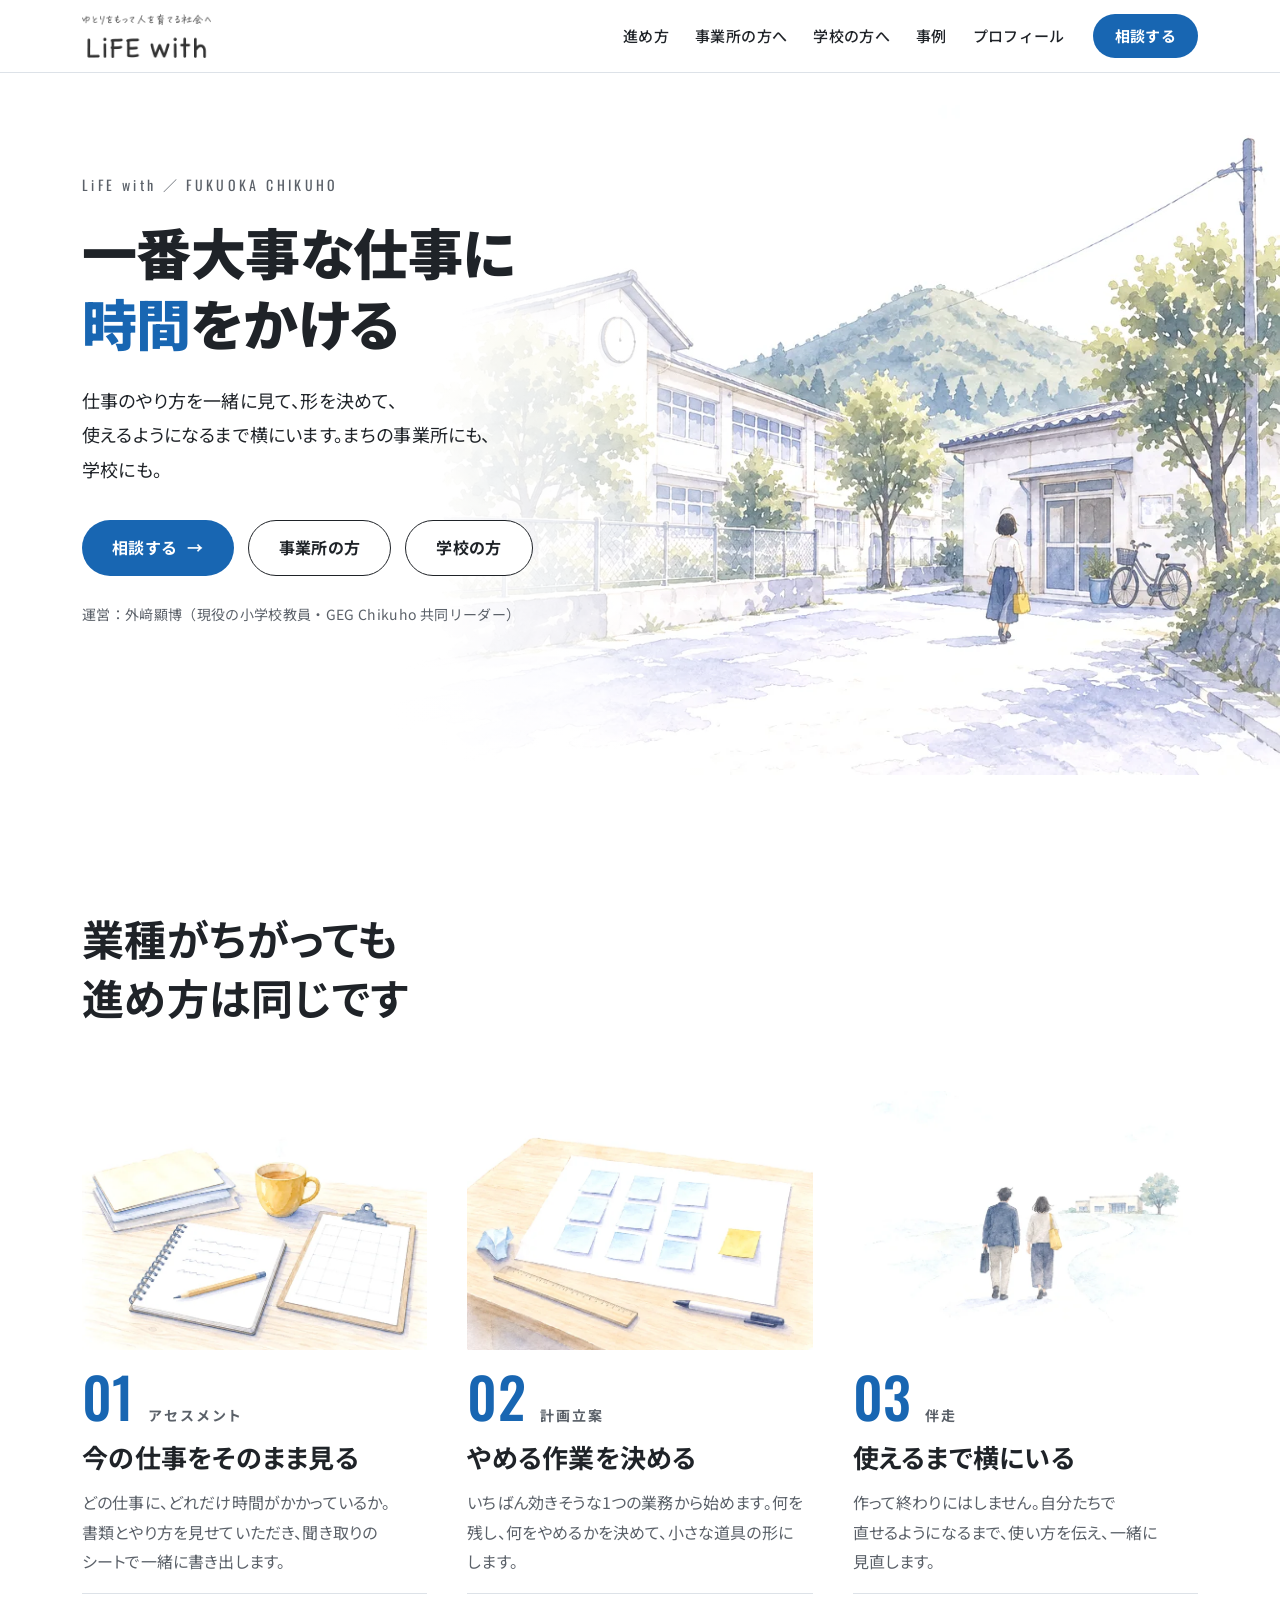
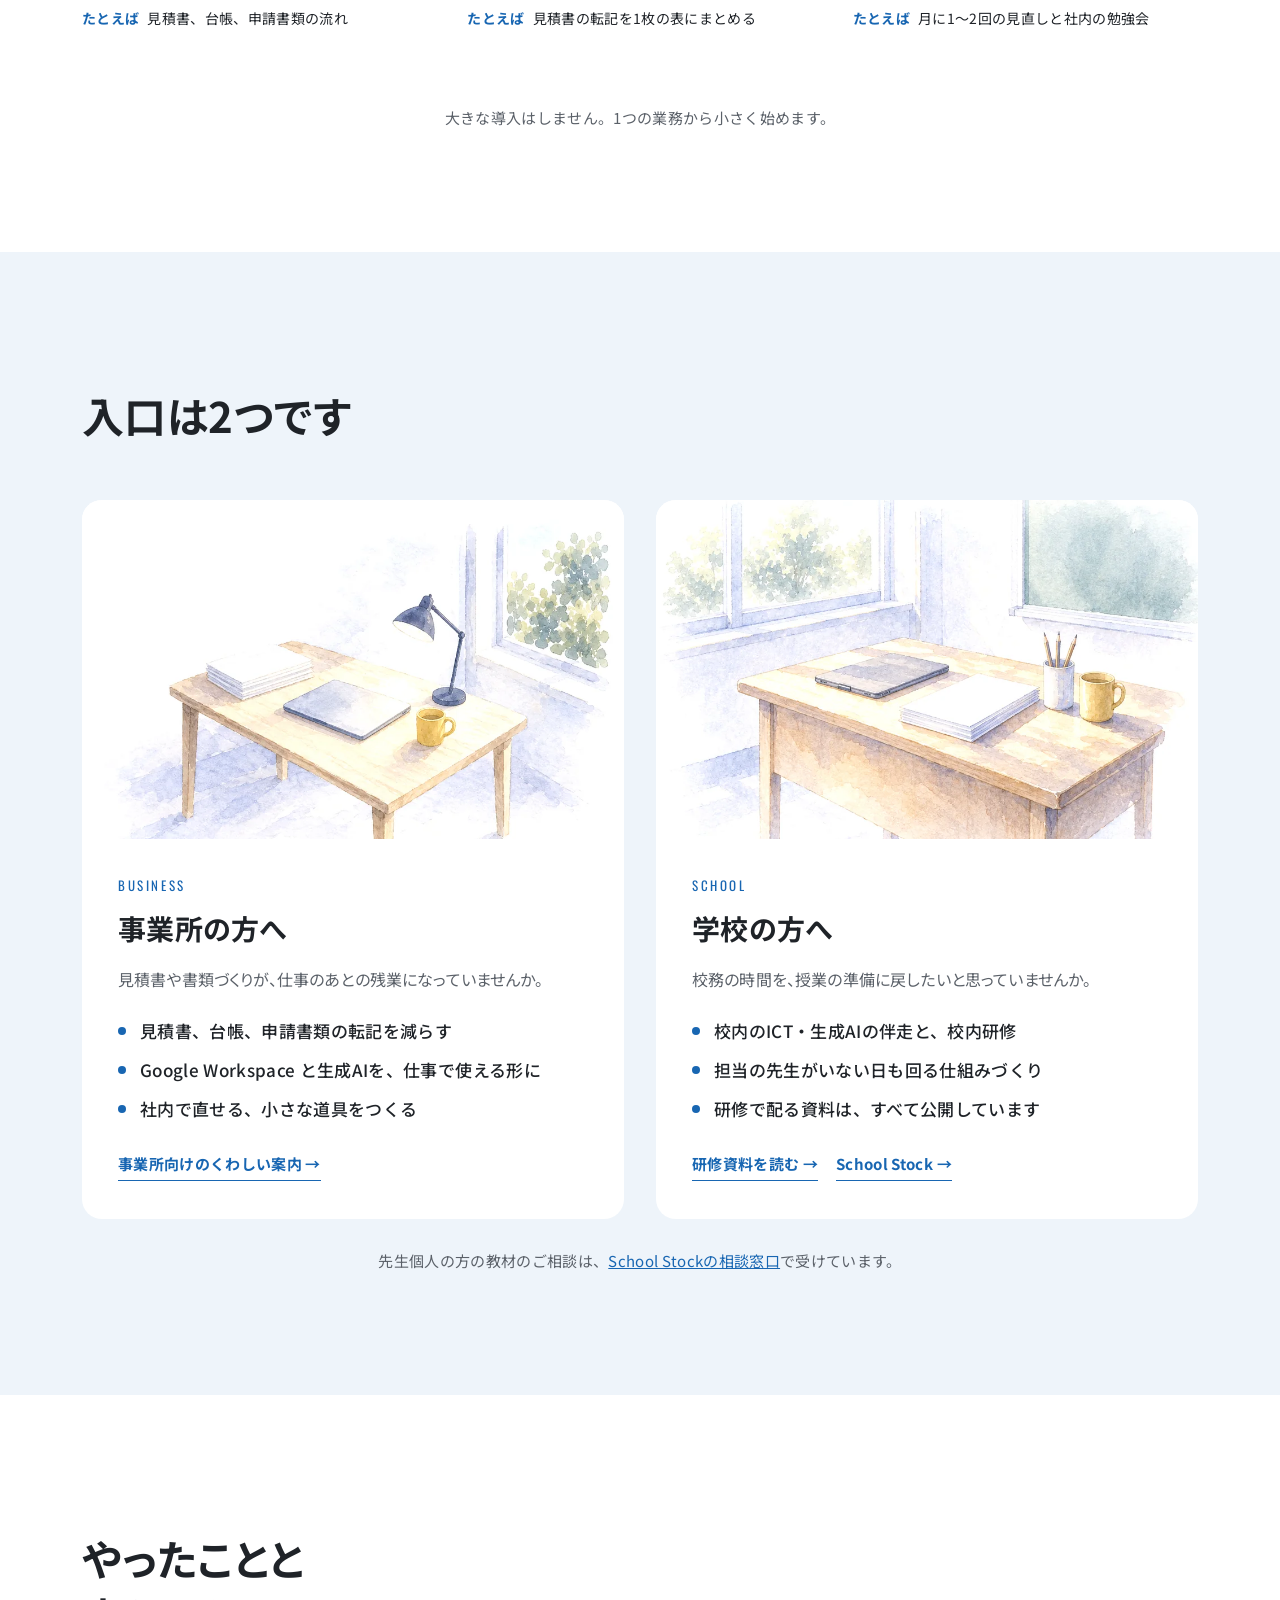
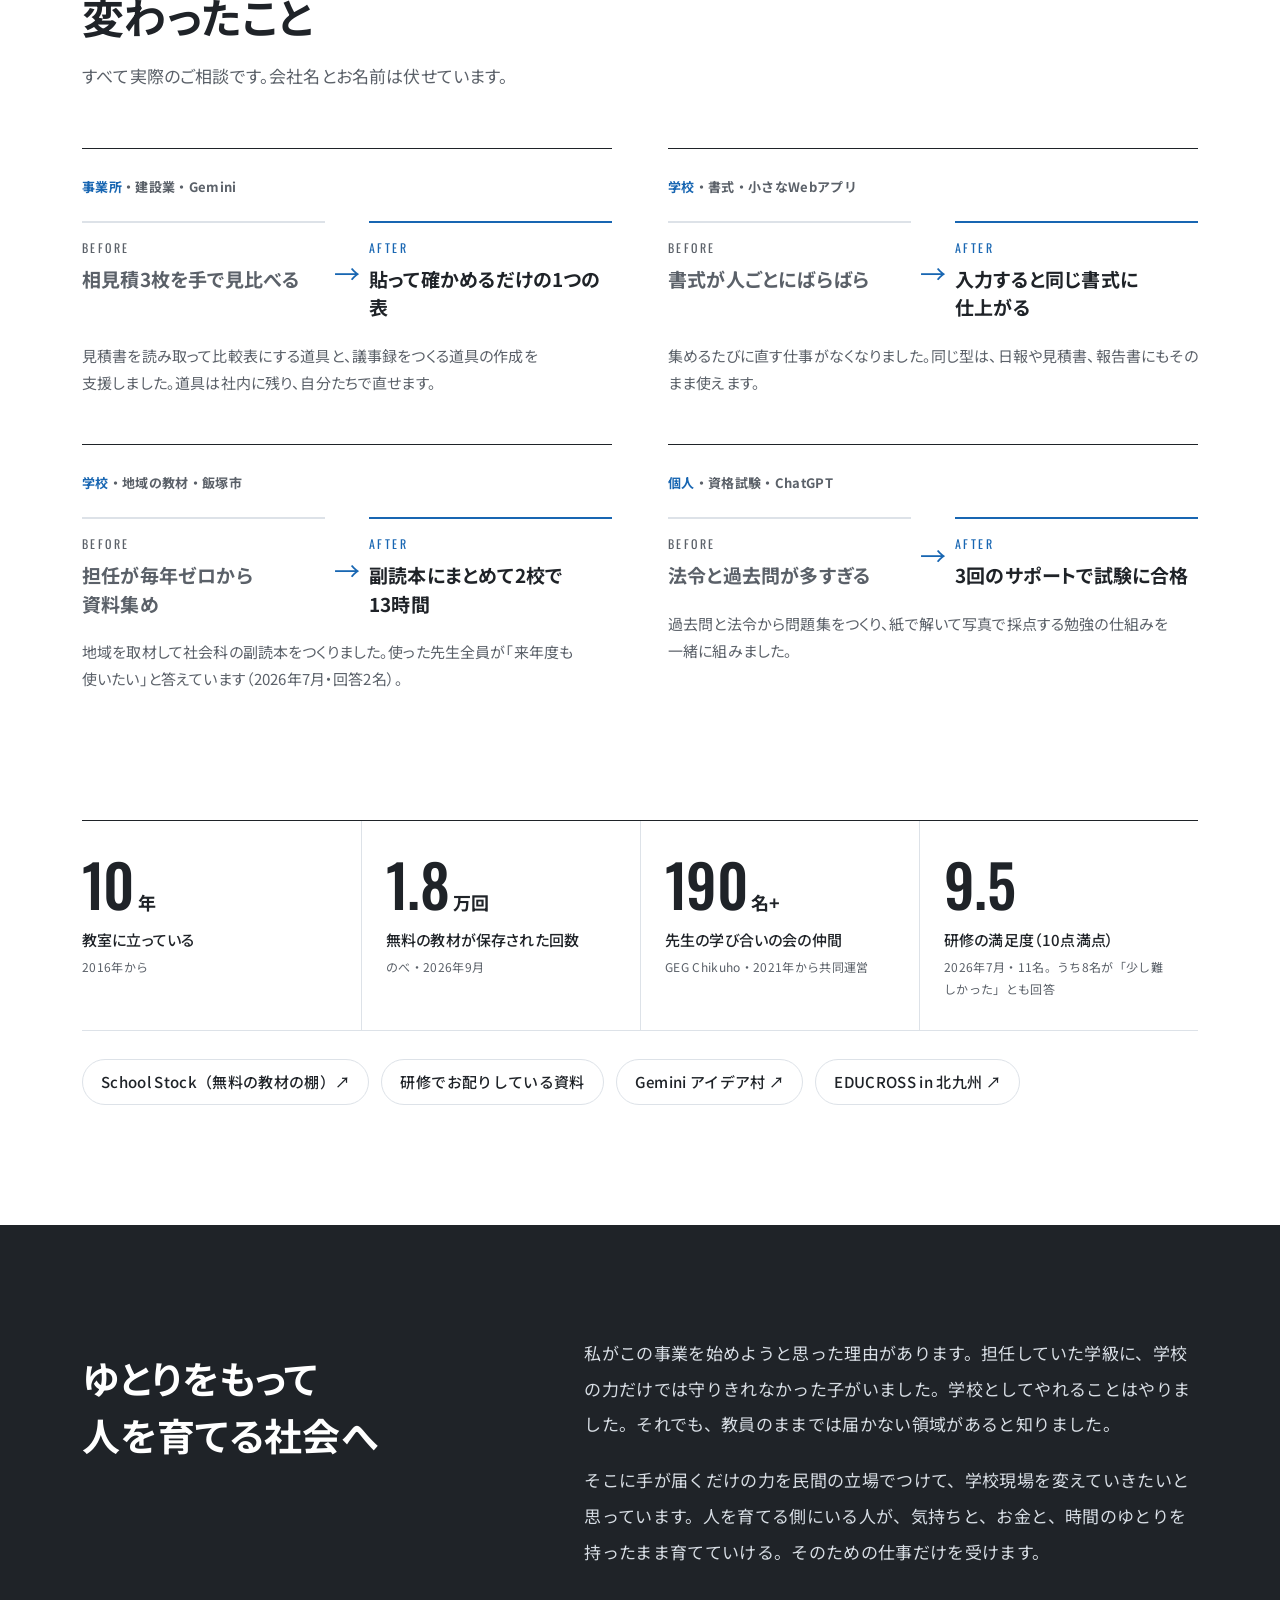
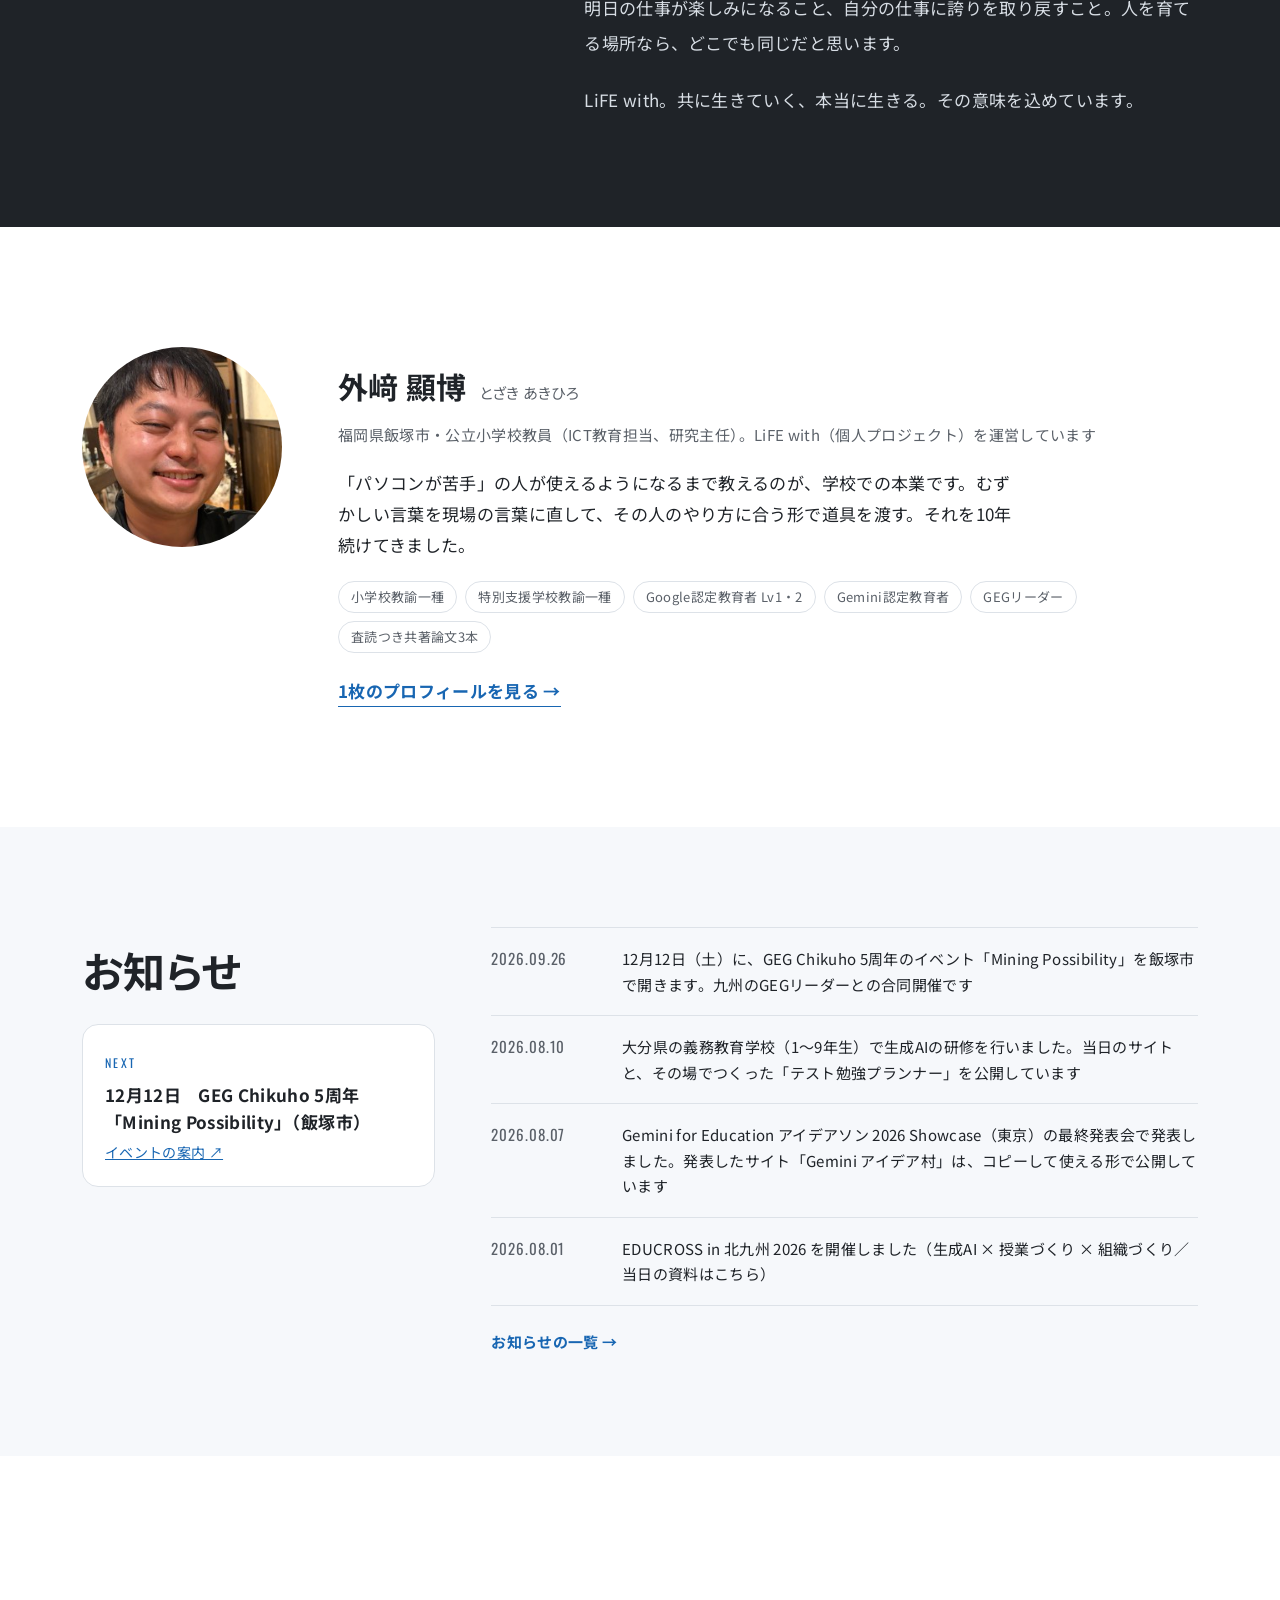
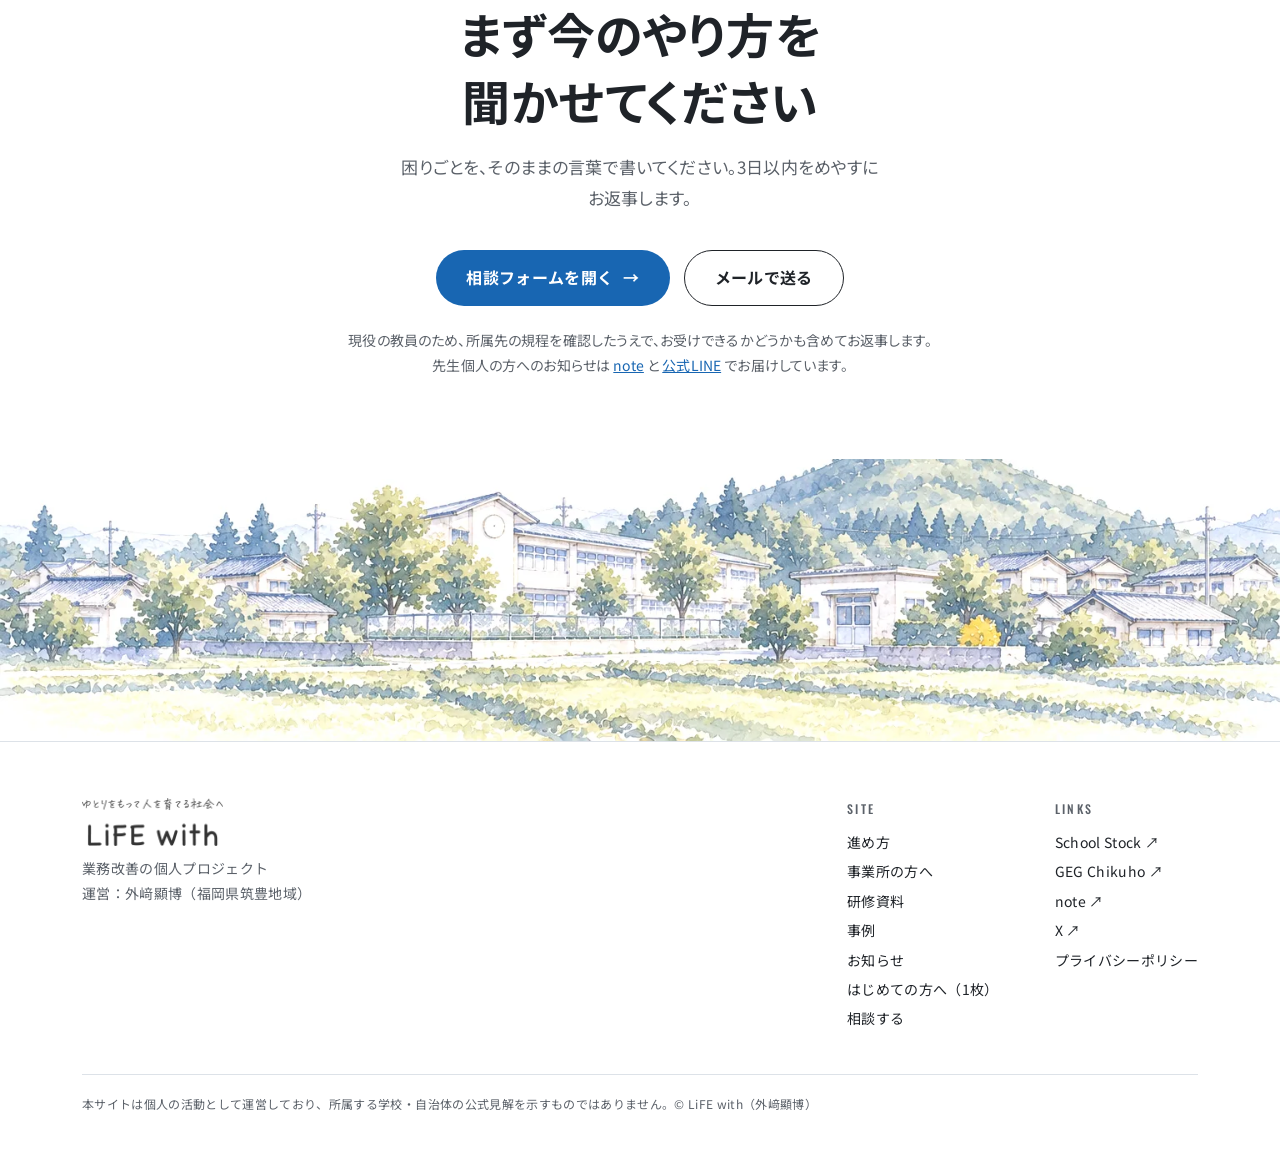
<file: index.html>
<!doctype html>
<html lang="ja">
<head>
<meta charset="utf-8">
<meta name="viewport" content="width=device-width,initial-scale=1">
<title>LiFE with｜一番大事な仕事に時間をかける</title>
<meta name="description" content="LiFE withは、仕事のやり方を一緒に見て、形を決めて、使えるようになるまで伴走する業務改善の個人プロジェクトです。福岡・筑豊の事業所と学校のお手伝いをしています。">
<link rel="canonical" href="https://a-tozak.github.io/life-with/">
<meta property="og:title" content="LiFE with｜一番大事な仕事に時間をかける">
<meta property="og:description" content="仕事のやり方を一緒に見て、形を決めて、使えるようになるまで伴走する業務改善の個人プロジェクト。アセスメント、計画立案、伴走の3つで進めます。">
<meta property="og:image" content="https://a-tozak.github.io/life-with/assets/og.png">
<meta property="og:image:width" content="1200">
<meta property="og:image:height" content="630">
<meta property="og:type" content="website">
<meta property="og:url" content="https://a-tozak.github.io/life-with/">
<meta property="og:site_name" content="LiFE with">
<meta property="og:locale" content="ja_JP">
<meta name="twitter:card" content="summary_large_image">
<script type="application/ld+json">
{"@context":"https://schema.org","@graph":[
 {"@type":"Organization","name":"LiFE with","url":"https://a-tozak.github.io/life-with/","logo":"https://a-tozak.github.io/life-with/assets/logo.png","email":"EdtechChikuho@gmail.com","areaServed":"福岡県筑豊地域","description":"業務改善の個人プロジェクト。アセスメント、計画立案、伴走の3つで、事業所と学校の仕事のやり方を整えます。","founder":{"@id":"#founder"}},
 {"@type":"Person","@id":"#founder","name":"外﨑顯博","alternateName":"とざき あきひろ","jobTitle":"公立小学校教員（ICT教育担当、研究主任）","sameAs":["https://note.com/tozaki_edu","https://x.com/Tozaki_edu"]}
]}
</script>
<link rel="icon" href="assets/logo_icon.png">
<link rel="preload" as="image" href="assets/v13/hero_machi.webp">
<script>document.documentElement.classList.add("js")</script>
<link rel="preconnect" href="https://fonts.googleapis.com">
<link rel="preconnect" href="https://fonts.gstatic.com" crossorigin>
<link href="https://fonts.googleapis.com/css2?family=Noto+Sans+JP:wght@400;500;700;900&family=Oswald:wght@400;500&display=swap" rel="stylesheet">
<style>
:root{
  --ink:#1f2328; --sub:#5b6169; --line:#dde2e8; --white:#fff;
  --blue:#1866b2; --blue-d:#11508c; --wash:#eef4fa; --wash2:#f6f8fb;
  --jp:"Noto Sans JP","Hiragino Sans",sans-serif;
  --en:"Oswald","Noto Sans JP",sans-serif;
  --wrap:1180px;
}
*{box-sizing:border-box;margin:0;padding:0}
html{scroll-behavior:smooth;scroll-padding-top:80px}
body{font-family:var(--jp);color:var(--ink);background:var(--white);font-size:17px;line-height:1.85;letter-spacing:.02em;-webkit-font-smoothing:antialiased}
img{max-width:100%;display:block}
a{color:inherit}
h1,h2,h3,.hero p,.ba b,.door .q,.lead,.num span,.contact .note,.case p,.step p{word-break:auto-phrase;line-break:strict;font-feature-settings:"palt";letter-spacing:.01em}
.wrap{max-width:var(--wrap);margin:0 auto;padding:0 32px}
.eyebrow{display:flex;align-items:center;gap:12px;font-family:var(--en);font-size:14px;letter-spacing:.22em;color:var(--blue);text-transform:uppercase}
.eyebrow::after{content:"";width:40px;height:1px;background:currentColor}
.h2{font-size:clamp(28px,3.4vw,42px);font-weight:700;line-height:1.4;margin-top:14px}
.lead{color:var(--sub);margin-top:14px;max-width:34em}
.btn{display:inline-flex;align-items:center;justify-content:center;gap:10px;height:56px;padding:0 30px;border-radius:999px;font-weight:700;font-size:16px;text-decoration:none;transition:background .2s,color .2s}
.btn-main{background:var(--blue);color:#fff}
.btn-main:hover{background:var(--blue-d)}
.btn-line{border:1px solid var(--ink);color:var(--ink);background:#fff}
.btn-line:hover{background:var(--ink);color:#fff}
.arrow::after{content:"→";font-family:var(--en)}

/* ヘッダー */
header{position:sticky;top:0;z-index:20;background:rgba(255,255,255,.94);backdrop-filter:blur(8px);border-bottom:1px solid var(--line)}
.hd{display:flex;align-items:center;gap:28px;height:72px}
.hd .logo img{height:44px;width:auto}
.hd nav{display:flex;gap:26px;margin-left:auto;font-size:15px;font-weight:500}
.hd nav a{text-decoration:none}
.hd nav a:hover{color:var(--blue)}
.hd .btn{height:44px;padding:0 22px;font-size:15px}
.hd .btn:last-child{margin-left:0}

/* ヒーロー */
.hero{position:relative;overflow:hidden}
.hero .art{position:absolute;inset:0;background:url(assets/v13/hero_machi.webp) right bottom/cover no-repeat}
.hero .art::after{content:"";position:absolute;inset:0;background:linear-gradient(90deg,#fff 0,#fff 30%,rgba(255,255,255,.82) 44%,rgba(255,255,255,0) 60%)}
.hero .in{position:relative;min-height:min(78vh,720px);display:flex;flex-direction:column;justify-content:center;padding-top:72px;padding-bottom:120px}
.hero .place{font-family:var(--en);font-size:14px;letter-spacing:.24em;color:var(--sub)}
.hero h1{font-size:clamp(36px,4.3vw,64px);font-weight:900;line-height:1.28;margin-top:18px;letter-spacing:-.01em}
.hero h1 span{display:block}
.hero h1 em{font-style:normal;color:var(--blue)}
.hero p{margin-top:26px;font-size:18px;max-width:23em;line-height:1.9}
.hero .cta{display:flex;gap:14px;margin-top:34px;flex-wrap:wrap}
.hero .who{margin-top:26px;font-size:14px;color:var(--sub)}

/* 進め方 */
.sec{padding:120px 0}
.steps{display:grid;grid-template-columns:repeat(3,1fr);gap:40px;margin-top:64px;position:relative}
.step{position:relative}
.step .pic{aspect-ratio:4/3;background:#fff;overflow:hidden}
.step .pic img{width:100%;height:100%;object-fit:cover;object-position:center bottom}
.step .no{display:flex;align-items:baseline;gap:14px;margin-top:18px}
.step .no b{font-family:var(--en);font-weight:500;font-size:56px;line-height:1;color:var(--blue)}
.step .no span{font-size:14px;font-weight:700;letter-spacing:.14em;color:var(--sub)}
.step h3{font-size:26px;font-weight:700;margin-top:10px;line-height:1.45}
.step p{margin-top:12px;color:var(--sub);font-size:16px}
.step .ex{margin-top:16px;font-size:14px;border-top:1px solid var(--line);padding-top:12px}
.step .ex b{color:var(--blue);margin-right:8px;font-weight:700}
.same{margin-top:72px;text-align:center;font-size:clamp(20px,2.2vw,26px);font-weight:700}
.same small{display:block;font-size:15px;font-weight:400;color:var(--sub);margin-top:6px}

/* 入口 */
.doors-sec{background:var(--wash);padding:120px 0}
.doors{display:grid;grid-template-columns:1fr 1fr;gap:32px;margin-top:56px}
.door{background:#fff;border-radius:20px;overflow:hidden;display:flex;flex-direction:column}
.door .pic{aspect-ratio:16/10;overflow:hidden;background:#fff}
.door .pic img{width:100%;height:100%;object-fit:cover;object-position:center 75%}
.door .body{padding:34px 36px 38px;display:flex;flex-direction:column;flex:1}
.door .tag{font-family:var(--en);font-size:13px;letter-spacing:.2em;color:var(--blue)}
.door h3{font-size:28px;font-weight:700;margin-top:6px}
.door .q{margin-top:10px;color:var(--sub);font-size:16px}
.door ul{list-style:none;margin-top:22px;display:flex;flex-direction:column;gap:12px}
.door li{display:grid;grid-template-columns:22px 1fr;font-weight:500;line-height:1.6}
.door li::before{content:"";width:8px;height:8px;border-radius:50%;background:var(--blue);margin-top:10px}
.door .go{margin-top:auto;padding-top:28px;display:flex;gap:18px;flex-wrap:wrap;font-weight:700;font-size:15px}
.door .go a{color:var(--blue);text-decoration:none;border-bottom:1px solid currentColor;padding-bottom:2px}
.personal{margin-top:28px;font-size:15px;color:var(--sub);text-align:center}
.personal a{color:var(--blue)}

/* 事例 */
.cases{display:grid;grid-template-columns:1fr 1fr;gap:40px 56px;margin-top:56px}
.case{border-top:1px solid var(--ink);padding:26px 0 8px}
.case .meta{display:flex;gap:8px;flex-wrap:wrap}
.case .meta{font-size:13px;font-weight:700;color:var(--sub);gap:0}
.case .meta span+span::before{content:"・"}
.case .meta span.k{color:var(--blue)}
.ba{display:grid;grid-template-columns:1fr 44px 1fr;align-items:stretch;margin-top:22px}
.ba .b,.ba .a{padding:14px 0 4px;border-top:2px solid var(--line)}
.ba .b{color:var(--sub)}
.ba .a{color:var(--ink);border-top-color:var(--blue)}
.ba small{display:block;font-family:var(--en);font-size:12px;letter-spacing:.2em;margin-bottom:6px}
.ba .a small{color:var(--blue)}
.ba b{font-size:19px;line-height:1.5;display:block}
.ba .ar{display:flex;align-items:center;justify-content:center;color:var(--blue);font-family:var(--en);font-size:26px}
.case p{margin-top:16px;font-size:15px;color:var(--sub);line-height:1.8}

/* 数字 */
.nums-sec{padding:0 0 120px}
.nums{display:grid;grid-template-columns:repeat(4,1fr);border-top:1px solid var(--ink);border-bottom:1px solid var(--line)}
.num{padding:34px 24px 30px;border-left:1px solid var(--line)}
.num:first-child{border-left:0;padding-left:0}
.num b{display:block;font-family:var(--en);font-weight:500;font-size:clamp(44px,4.6vw,64px);line-height:1;letter-spacing:-.01em}
.num b small{font-family:var(--jp);font-size:18px;font-weight:700;margin-left:4px}
.num span{display:block;margin-top:12px;font-size:15px;font-weight:500}
.num em{display:block;font-style:normal;font-size:12px;color:var(--sub);margin-top:2px}
.proof{display:flex;gap:12px;flex-wrap:wrap;margin-top:28px}
.proof a{font-size:15px;font-weight:500;text-decoration:none;border:1px solid var(--line);border-radius:999px;padding:8px 18px;background:#fff}
.proof a:hover{border-color:var(--blue);color:var(--blue)}

/* 理由とプロフィール */
.why{background:var(--ink);color:#fff;padding:110px 0}
.why .eyebrow{color:#9ec3ea}
.why-in{display:grid;grid-template-columns:5fr 7fr;gap:64px;align-items:start}
.why h2{font-size:clamp(26px,3vw,38px);font-weight:700;line-height:1.5;margin-top:14px}
.why p{color:#d7dde4;line-height:2.1}
.why p+p{margin-top:1.2em}
.prof{padding:120px 0}
.prof-in{display:grid;grid-template-columns:200px 1fr;gap:56px;align-items:start}
.prof .ph img{width:200px;height:200px;border-radius:50%;object-fit:cover}
.prof h3{font-size:30px;font-weight:700;margin-top:12px}
.prof h3 small{font-size:15px;font-weight:400;color:var(--sub);margin-left:12px}
.prof .role{margin-top:6px;color:var(--sub);font-size:15px}
.prof .txt{margin-top:18px;max-width:40em}
.creds{display:flex;flex-wrap:wrap;gap:8px;margin-top:20px}
.creds span{font-size:13px;border:1px solid var(--line);border-radius:999px;padding:3px 12px;color:var(--sub)}
.prof .more{margin-top:22px;display:inline-block;color:var(--blue);font-weight:700;text-decoration:none;border-bottom:1px solid currentColor}

/* お知らせ */
.news-sec{background:var(--wash2);padding:100px 0}
.news-in{display:grid;grid-template-columns:4fr 8fr;gap:56px}
.news-list a,.news-list div.row{display:grid;grid-template-columns:7.5em 1fr;gap:18px;padding:18px 0;border-bottom:1px solid var(--line);text-decoration:none;font-size:15px;line-height:1.7}
.news-list a:first-child,.news-list div.row:first-child{border-top:1px solid var(--line)}
.news-list time{font-family:var(--en);letter-spacing:.06em;color:var(--sub)}
.news-list a:hover span{color:var(--blue)}
.news-in .all{display:inline-block;margin-top:22px;color:var(--blue);font-weight:700;text-decoration:none;font-size:15px}
.next{margin-top:24px;background:#fff;border-radius:16px;padding:20px 22px;border:1px solid var(--line)}
.next small{font-family:var(--en);letter-spacing:.2em;color:var(--blue);font-size:12px}
.next b{display:block;font-size:17px;margin-top:4px;line-height:1.6}
.next a{font-size:14px;color:var(--blue)}

/* 相談 */
.contact{padding:130px 0 120px;text-align:center}
.contact .h2{font-size:clamp(30px,3.8vw,48px)}
.contact .lead{margin:16px auto 0}
.contact .cta{display:flex;gap:14px;justify-content:center;margin-top:36px;flex-wrap:wrap}
.contact .note{margin-top:22px;font-size:14px;color:var(--sub)}
.contact .note a{color:var(--blue)}

.closing{height:clamp(160px,22vw,340px);background:url(assets/v13/footer_machi.webp) center bottom/cover no-repeat;margin-top:-40px}
footer{border-top:1px solid var(--line);padding:56px 0 40px;font-size:14px}
.ft{display:grid;grid-template-columns:1fr auto auto;gap:56px}
.ft .logo img{height:48px;width:auto}
.ft p{color:var(--sub);margin-top:10px;line-height:1.8}
.ft b{display:block;font-family:var(--en);letter-spacing:.2em;font-weight:500;color:var(--sub);font-size:12px;margin-bottom:8px}
.ft a{display:block;text-decoration:none;line-height:2.1}
.ft a:hover{color:var(--blue)}
.copy{margin-top:40px;color:var(--sub);font-size:12px;border-top:1px solid var(--line);padding-top:18px}

/* 表示の動き（1回だけ） */
.js [data-rv]{opacity:0;transform:translateY(16px);transition:opacity .7s ease,transform .7s ease}
.js [data-rv].in{opacity:1;transform:none}
@media (prefers-reduced-motion:reduce){.js [data-rv]{opacity:1;transform:none;transition:none}html{scroll-behavior:auto}}

@media (max-width:960px){
  .hd nav{display:none}
  .hd .btn:last-child{margin-left:auto}
  .steps{grid-template-columns:1fr;gap:56px}
  .step{display:grid;grid-template-columns:40% 1fr;gap:24px;align-items:center}
  .step .no{margin-top:0}
  .doors,.cases{grid-template-columns:1fr}
  .nums{grid-template-columns:1fr 1fr}
  .num:nth-child(3){border-left:0;padding-left:0}
  .num{border-top:1px solid var(--line)}
  .num:nth-child(-n+2){border-top:0}
  .why-in,.news-in{grid-template-columns:1fr;gap:28px}
  .prof-in{grid-template-columns:1fr;gap:28px}
  .ft{grid-template-columns:1fr 1fr}
  .ft>div:first-child{grid-column:1/-1}
}
@media (max-width:640px){
  body{font-size:16px}
  .wrap{padding:0 20px}
  .hd{height:62px}
  .hd .logo img{height:36px}
  .hd .btn{height:40px;padding:0 16px;font-size:14px}
  .hero .art::after{display:none}
  .hero .art{position:relative;height:240px;background-position:78% bottom;background-size:auto 100%;margin-top:-10px}
  .hero .in{min-height:0;padding-top:36px;padding-bottom:8px}
  .hero p{font-size:16px}
  .hero .cta{gap:10px}
  .hero .cta .btn{flex:1 1 0;padding:0 12px}
  .hero .cta .btn-main{flex-basis:100%}
  .sec,.doors-sec,.prof,.contact{padding:84px 0}
  .step{grid-template-columns:1fr;gap:6px}
  .step .pic{max-width:300px}
  .door .body{padding:26px 22px 28px}
  .ba{grid-template-columns:1fr;gap:6px}
  .ba .ar{transform:rotate(90deg);height:30px}
  .case{padding:22px 0 4px}
  .num{padding:26px 14px 22px}
  .prof .ph img{width:180px;height:180px}
  .news-list a,.news-list div.row{grid-template-columns:1fr;gap:2px}
  .contact .cta .btn{width:100%}
}
</style>
</head>
<body>

<header>
  <div class="wrap hd">
    <a class="logo" href="./"><img src="assets/logo.png" alt="LiFE with ゆとりをもって人を育てる社会へ" width="576" height="196"></a>
    <nav>
      <a href="#steps">進め方</a>
      <a href="business/">事業所の方へ</a>
      <a href="#school">学校の方へ</a>
      <a href="#cases">事例</a>
      <a href="#profile">プロフィール</a>
    </nav>
    <a class="btn btn-main" href="#contact">相談する</a>
  </div>
</header>

<main>
<section class="hero">
  <div class="art" role="img" aria-label="朝のまちの通り。小学校と小さな事務所が並び、遠くに緑のボタ山が見える水彩画"></div>
  <div class="wrap in">
    <div class="place">LiFE with ／ FUKUOKA CHIKUHO</div>
    <h1><span>一番大事な仕事に</span><span><em>時間</em>をかける</span></h1>
    <p>仕事のやり方を一緒に見て、形を決めて、使えるようになるまで横にいます。まちの事業所にも、学校にも。</p>
    <div class="cta">
      <a class="btn btn-main arrow" href="#contact">相談する</a>
      <a class="btn btn-line" href="business/">事業所の方</a>
      <a class="btn btn-line" href="#school">学校の方</a>
    </div>
    <div class="who">運営：外﨑顯博（現役の小学校教員・GEG Chikuho 共同リーダー）</div>
  </div>
</section>

<section class="sec" id="steps">
  <div class="wrap">
    <h2 class="h2" data-rv>業種がちがっても<br>進め方は同じです</h2>
    <div class="steps">
      <div class="step" data-rv>
        <div class="pic"><img src="assets/v13/step1_assessment.webp" alt="机の上のノートとクリップボードと湯のみ" width="640" height="640" loading="lazy"></div>
        <div>
          <div class="no"><b>01</b><span>アセスメント</span></div>
          <h3>今の仕事をそのまま見る</h3>
          <p>どの仕事に、どれだけ時間がかかっているか。書類とやり方を見せていただき、聞き取りのシートで一緒に書き出します。</p>
          <div class="ex"><b>たとえば</b>見積書、台帳、申請書類の流れ</div>
        </div>
      </div>
      <div class="step" data-rv>
        <div class="pic"><img src="assets/v13/step2_plan.webp" alt="紙に並んだ付箋と、はずした付箋が一枚" width="640" height="640" loading="lazy"></div>
        <div>
          <div class="no"><b>02</b><span>計画立案</span></div>
          <h3>やめる作業を決める</h3>
          <p>いちばん効きそうな1つの業務から始めます。何を残し、何をやめるかを決めて、小さな道具の形にします。</p>
          <div class="ex"><b>たとえば</b>見積書の転記を1枚の表にまとめる</div>
        </div>
      </div>
      <div class="step" data-rv>
        <div class="pic"><img src="assets/v13/step3_bansou.webp" alt="並んで歩く二人の後ろ姿と、道の先の小さな事務所" width="640" height="640" loading="lazy"></div>
        <div>
          <div class="no"><b>03</b><span>伴走</span></div>
          <h3>使えるまで横にいる</h3>
          <p>作って終わりにはしません。自分たちで直せるようになるまで、使い方を伝え、一緒に見直します。</p>
          <div class="ex"><b>たとえば</b>月に1〜2回の見直しと社内の勉強会</div>
        </div>
      </div>
    </div>
    <p class="same" data-rv><small>大きな導入はしません。1つの業務から小さく始めます。</small></p>
  </div>
</section>

<section class="doors-sec" id="doors">
  <div class="wrap">
    <h2 class="h2" data-rv>入口は2つです</h2>
    <div class="doors">
      <article class="door" data-rv>
        <div class="pic"><img src="assets/v13/door_jigyousho.webp" alt="窓ぎわの事務机とノートパソコンと書類" width="960" height="600" loading="lazy"></div>
        <div class="body">
          <div class="tag">BUSINESS</div>
          <h3>事業所の方へ</h3>
          <p class="q">見積書や書類づくりが、仕事のあとの残業になっていませんか。</p>
          <ul>
            <li>見積書、台帳、申請書類の転記を減らす</li>
            <li>Google Workspace と生成AIを、仕事で使える形に</li>
            <li>社内で直せる、小さな道具をつくる</li>
          </ul>
          <div class="go"><a class="arrow" href="business/">事業所向けのくわしい案内 </a></div>
        </div>
      </article>
      <article class="door" id="school" data-rv>
        <div class="pic"><img src="assets/v13/door_gakkou.webp" alt="朝の教室の先生の机とタブレット" width="960" height="600" loading="lazy"></div>
        <div class="body">
          <div class="tag">SCHOOL</div>
          <h3>学校の方へ</h3>
          <p class="q">校務の時間を、授業の準備に戻したいと思っていませんか。</p>
          <ul>
            <li>校内のICT・生成AIの伴走と、校内研修</li>
            <li>担当の先生がいない日も回る仕組みづくり</li>
            <li>研修で配る資料は、すべて公開しています</li>
          </ul>
          <div class="go"><a class="arrow" href="shiryo/">研修資料を読む </a><a class="arrow" href="https://a-tozak.github.io/School_Stock/" target="_blank" rel="noopener">School Stock </a></div>
        </div>
      </article>
    </div>
    <p class="personal" data-rv>先生個人の方の教材のご相談は、<a href="https://a-tozak.github.io/School_Stock/soudan/" target="_blank" rel="noopener">School Stockの相談窓口</a>で受けています。</p>
  </div>
</section>

<section class="sec" id="cases">
  <div class="wrap">
    <h2 class="h2" data-rv>やったことと<br>変わったこと</h2>
    <p class="lead" data-rv>すべて実際のご相談です。会社名とお名前は伏せています。</p>
    <div class="cases">
      <article class="case" data-rv>
        <div class="meta"><span class="k">事業所</span><span>建設業</span><span>Gemini</span></div>
        <div class="ba"><div class="b"><small>BEFORE</small><b>相見積3枚を手で見比べる</b></div><div class="ar">→</div><div class="a"><small>AFTER</small><b>貼って確かめるだけの1つの表</b></div></div>
        <p>見積書を読み取って比較表にする道具と、議事録をつくる道具の作成を支援しました。道具は社内に残り、自分たちで直せます。</p>
      </article>
      <article class="case" data-rv>
        <div class="meta"><span class="k">学校</span><span>書式</span><span>小さなWebアプリ</span></div>
        <div class="ba"><div class="b"><small>BEFORE</small><b>書式が人ごとにばらばら</b></div><div class="ar">→</div><div class="a"><small>AFTER</small><b>入力すると同じ書式に仕上がる</b></div></div>
        <p>集めるたびに直す仕事がなくなりました。同じ型は、日報や見積書、報告書にもそのまま使えます。</p>
      </article>
      <article class="case" data-rv>
        <div class="meta"><span class="k">学校</span><span>地域の教材</span><span>飯塚市</span></div>
        <div class="ba"><div class="b"><small>BEFORE</small><b>担任が毎年ゼロから資料集め</b></div><div class="ar">→</div><div class="a"><small>AFTER</small><b>副読本にまとめて2校で13時間</b></div></div>
        <p>地域を取材して社会科の副読本をつくりました。使った先生全員が「来年度も使いたい」と答えています（2026年7月・回答2名）。</p>
      </article>
      <article class="case" data-rv>
        <div class="meta"><span class="k">個人</span><span>資格試験</span><span>ChatGPT</span></div>
        <div class="ba"><div class="b"><small>BEFORE</small><b>法令と過去問が多すぎる</b></div><div class="ar">→</div><div class="a"><small>AFTER</small><b>3回のサポートで試験に合格</b></div></div>
        <p>過去問と法令から問題集をつくり、紙で解いて写真で採点する勉強の仕組みを一緒に組みました。</p>
      </article>
    </div>
  </div>
</section>

<section class="nums-sec">
  <div class="wrap">
    <div class="nums" data-rv>
      <div class="num"><b>10<small>年</small></b><span>教室に立っている</span><em>2016年から</em></div>
      <div class="num"><b>1.8<small>万回</small></b><span>無料の教材が保存された回数</span><em>のべ・2026年9月</em></div>
      <div class="num"><b>190<small>名+</small></b><span>先生の学び合いの会の仲間</span><em>GEG Chikuho・2021年から共同運営</em></div>
      <div class="num"><b>9.5</b><span>研修の満足度（10点満点）</span><em>2026年7月・11名。うち8名が「少し難しかった」とも回答</em></div>
    </div>
    <div class="proof" data-rv>
      <a href="https://a-tozak.github.io/School_Stock/" target="_blank" rel="noopener">School Stock（無料の教材の棚）↗</a>
      <a href="shiryo/">研修でお配りしている資料</a>
      <a href="https://sites.google.com/view/gemini-tozaki/home" target="_blank" rel="noopener">Gemini アイデア村 ↗</a>
      <a href="https://a-tozak.github.io/educross-day/" target="_blank" rel="noopener">EDUCROSS in 北九州 ↗</a>
    </div>
  </div>
</section>

<section class="why">
  <div class="wrap why-in">
    <div>
      <h2 data-rv>ゆとりをもって<br>人を育てる社会へ</h2>
    </div>
    <div data-rv>
      <p>私がこの事業を始めようと思った理由があります。担任していた学級に、学校の力だけでは守りきれなかった子がいました。学校としてやれることはやりました。それでも、教員のままでは届かない領域があると知りました。</p>
      <p>そこに手が届くだけの力を民間の立場でつけて、学校現場を変えていきたいと思っています。人を育てる側にいる人が、気持ちと、お金と、時間のゆとりを持ったまま育てていける。そのための仕事だけを受けます。</p>
      <p>明日の仕事が楽しみになること、自分の仕事に誇りを取り戻すこと。人を育てる場所なら、どこでも同じだと思います。</p>
      <p>LiFE with。共に生きていく、本当に生きる。その意味を込めています。</p>
    </div>
  </div>
</section>

<section class="prof" id="profile">
  <div class="wrap prof-in">
    <div class="ph" data-rv><img src="assets/author.jpg" alt="外﨑顯博の写真" width="240" height="240"></div>
    <div data-rv>
      <h3>外﨑 顯博<small>とざき あきひろ</small></h3>
      <div class="role">福岡県飯塚市・公立小学校教員（ICT教育担当、研究主任）。LiFE with（個人プロジェクト）を運営しています</div>
      <p class="txt">「パソコンが苦手」の人が使えるようになるまで教えるのが、学校での本業です。むずかしい言葉を現場の言葉に直して、その人のやり方に合う形で道具を渡す。それを10年続けてきました。</p>
      <div class="creds"><span>小学校教諭一種</span><span>特別支援学校教諭一種</span><span>Google認定教育者 Lv1・2</span><span>Gemini認定教育者</span><span>GEGリーダー</span><span>査読つき共著論文3本</span></div>
      <a class="more arrow" href="profile/">1枚のプロフィールを見る </a>
    </div>
  </div>
</section>

<section class="news-sec" id="news">
  <div class="wrap news-in">
    <div>
      <h2 class="h2">お知らせ</h2>
      <div class="next" id="next"></div>
    </div>
    <div>
      <div class="news-list" id="news-list"></div>
      <a class="all arrow" href="news/">お知らせの一覧 </a>
    </div>
  </div>
</section>

<section class="contact" id="contact">
  <div class="wrap">
    <h2 class="h2">まず今のやり方を<br>聞かせてください</h2>
    <p class="lead">困りごとを、そのままの言葉で書いてください。3日以内をめやすにお返事します。</p>
    <div class="cta">
      <a class="btn btn-main arrow" href="https://docs.google.com/forms/d/e/1FAIpQLScyRZwj-S5ikt6aPwgLji8dzjfuklwg_K55keDtboNvg9O_bg/viewform" target="_blank" rel="noopener">相談フォームを開く</a>
      <a class="btn btn-line" href="mailto:EdtechChikuho@gmail.com">メールで送る</a>
    </div>
    <p class="note">現役の教員のため、所属先の規程を確認したうえで、お受けできるかどうかも含めてお返事します。<br>先生個人の方へのお知らせは <a href="https://note.com/tozaki_edu" target="_blank" rel="noopener">note</a> と <a href="https://lin.ee/Tay8XPQ" target="_blank" rel="noopener">公式LINE</a> でお届けしています。</p>
  </div>
</section>
<div class="closing" role="img" aria-label="遠くから見たまちの水彩画。学校と事務所の屋根と緑の山"></div>
</main>

<footer>
  <div class="wrap">
    <div class="ft">
      <div>
        <a class="logo" href="./"><img src="assets/logo.png" alt="LiFE with" width="576" height="196"></a>
        <p>業務改善の個人プロジェクト<br>運営：外﨑顯博（福岡県筑豊地域）</p>
      </div>
      <div><b>SITE</b>
        <a href="#steps">進め方</a><a href="business/">事業所の方へ</a><a href="shiryo/">研修資料</a><a href="#cases">事例</a><a href="news/">お知らせ</a><a href="profile/">はじめての方へ（1枚）</a><a href="#contact">相談する</a>
      </div>
      <div><b>LINKS</b>
        <a href="https://a-tozak.github.io/School_Stock/" target="_blank" rel="noopener">School Stock ↗</a><a href="https://sites.google.com/view/geg-chikuho" target="_blank" rel="noopener">GEG Chikuho ↗</a><a href="https://note.com/tozaki_edu" target="_blank" rel="noopener">note ↗</a><a href="https://x.com/Tozaki_edu" target="_blank" rel="noopener">X ↗</a><a href="privacy/">プライバシーポリシー</a>
      </div>
    </div>
    <p class="copy">本サイトは個人の活動として運営しており、所属する学校・自治体の公式見解を示すものではありません。© LiFE with（外﨑顯博）</p>
  </div>
</footer>

<script src="data.js"></script>
<script>
(function(){
  var nl=document.getElementById('news-list');
  if(nl&&window.LW_NEWS){
    nl.innerHTML=window.LW_NEWS.slice(0,4).map(function(n){
      var ext=n.href&&n.href.indexOf('http')===0;
      var inner='<time>'+n.d+'</time><span>'+n.t+'</span>';
      return n.href?'<a href="'+n.href+'"'+(ext?' target="_blank" rel="noopener"':'')+'>'+inner+'</a>':'<div class="row">'+inner+'</div>';
    }).join('');
  }
  var nx=document.getElementById('next');
  if(nx&&window.LW_SCHEDULE){
    var up=window.LW_SCHEDULE.filter(function(r){return !r.done});
    if(up.length){var r=up[0];nx.innerHTML='<small>NEXT</small><b>'+r.d.replace('.','月')+'日　'+r.t+'</b>'+(r.href?'<a href="'+r.href+'" target="_blank" rel="noopener">'+(r.hrefLabel||'くわしく')+' ↗</a>':'');}
    else nx.remove();
  }
  var els=document.querySelectorAll('[data-rv]');
  if(!('IntersectionObserver' in window)){els.forEach(function(e){e.classList.add('in')});return;}
  var io=new IntersectionObserver(function(es){es.forEach(function(e){if(e.isIntersecting){e.target.classList.add('in');io.unobserve(e.target)}})},{rootMargin:'0px 0px -8% 0px'});
  els.forEach(function(e){io.observe(e)});
})();
</script>
</body>
</html>
</file>
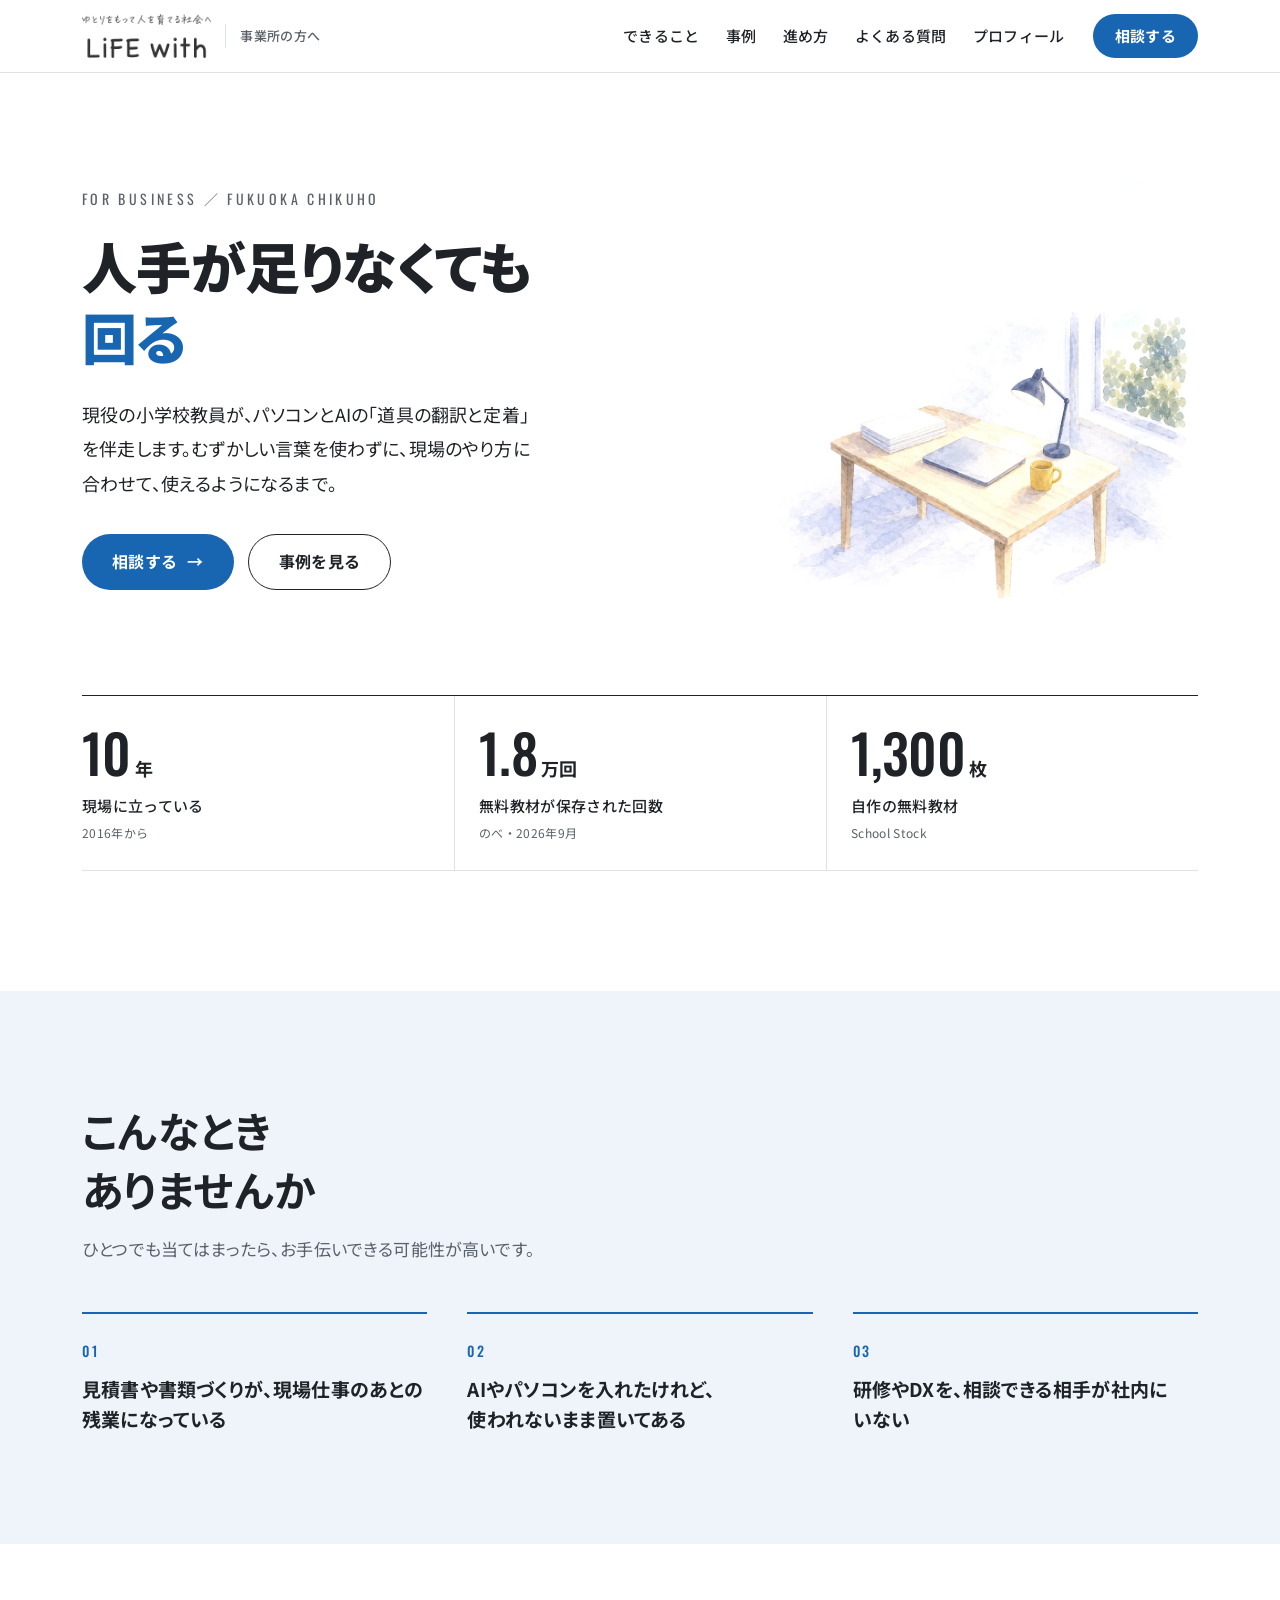
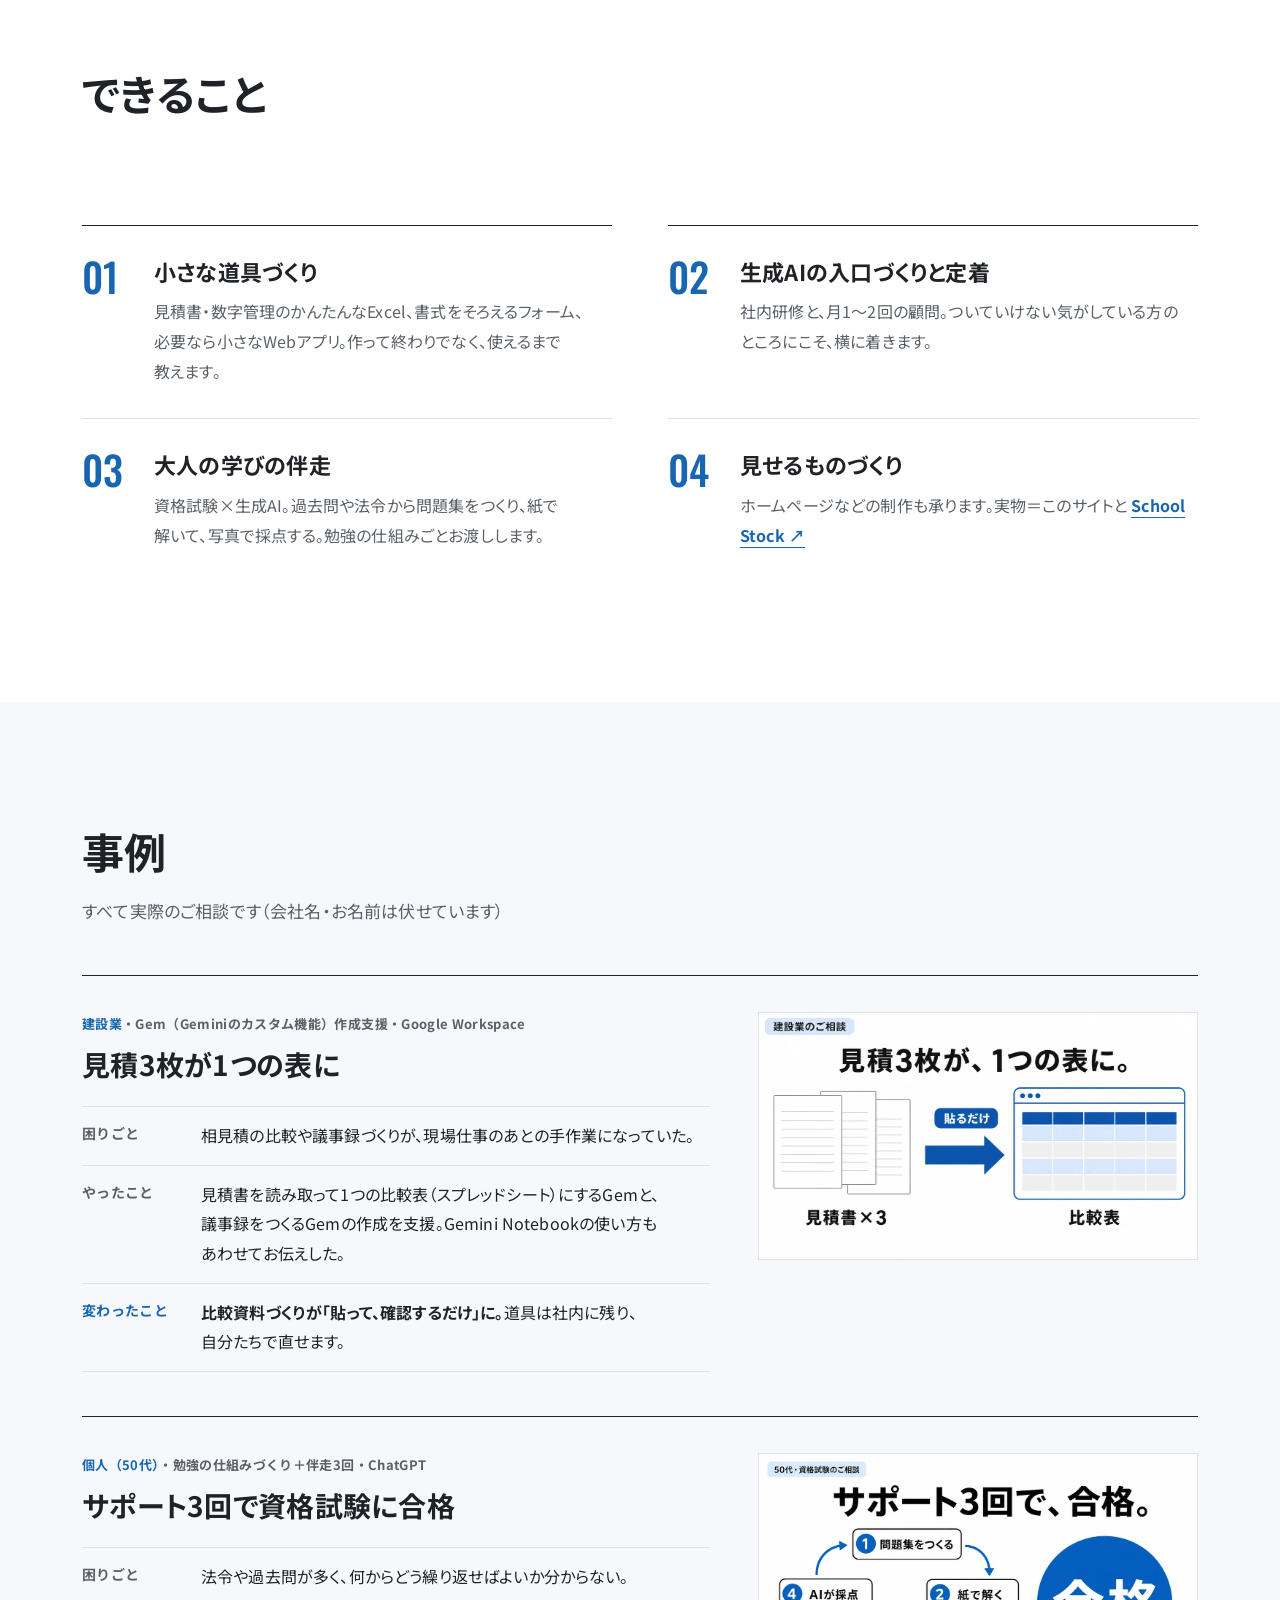
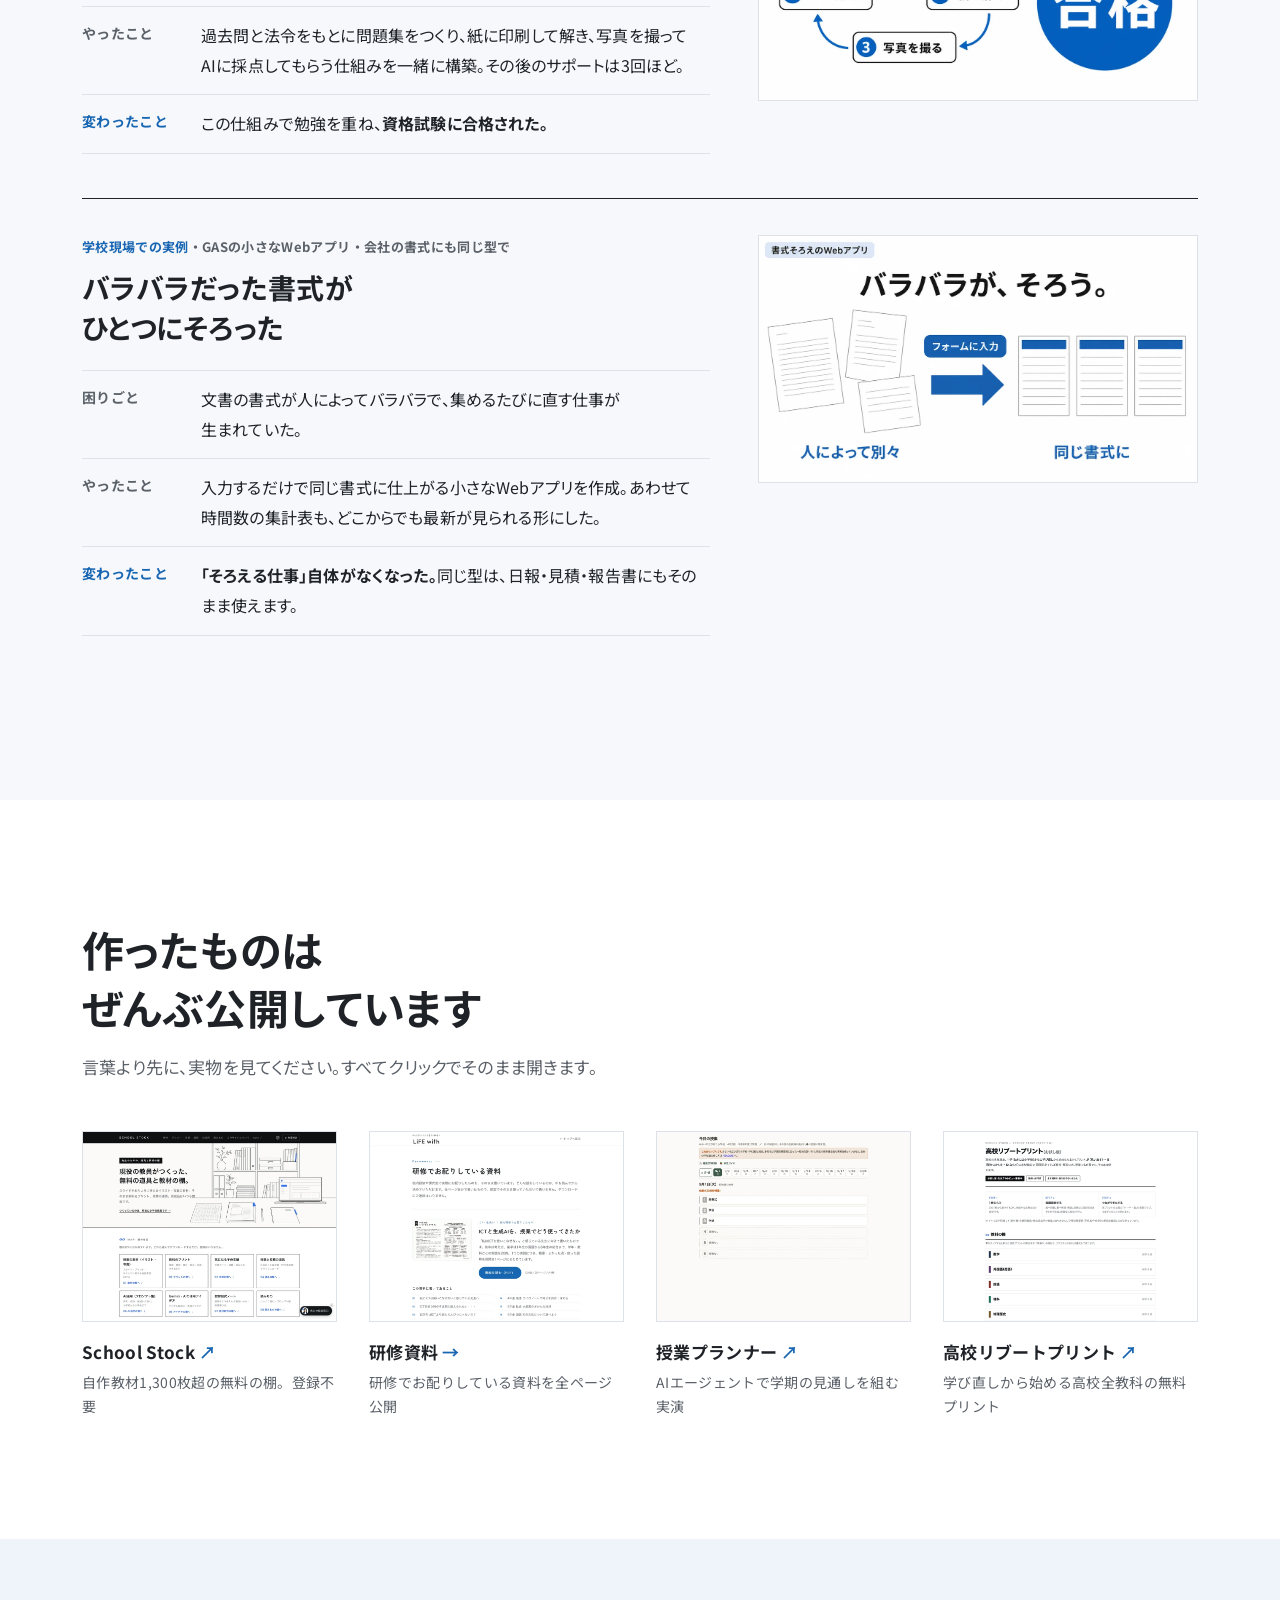
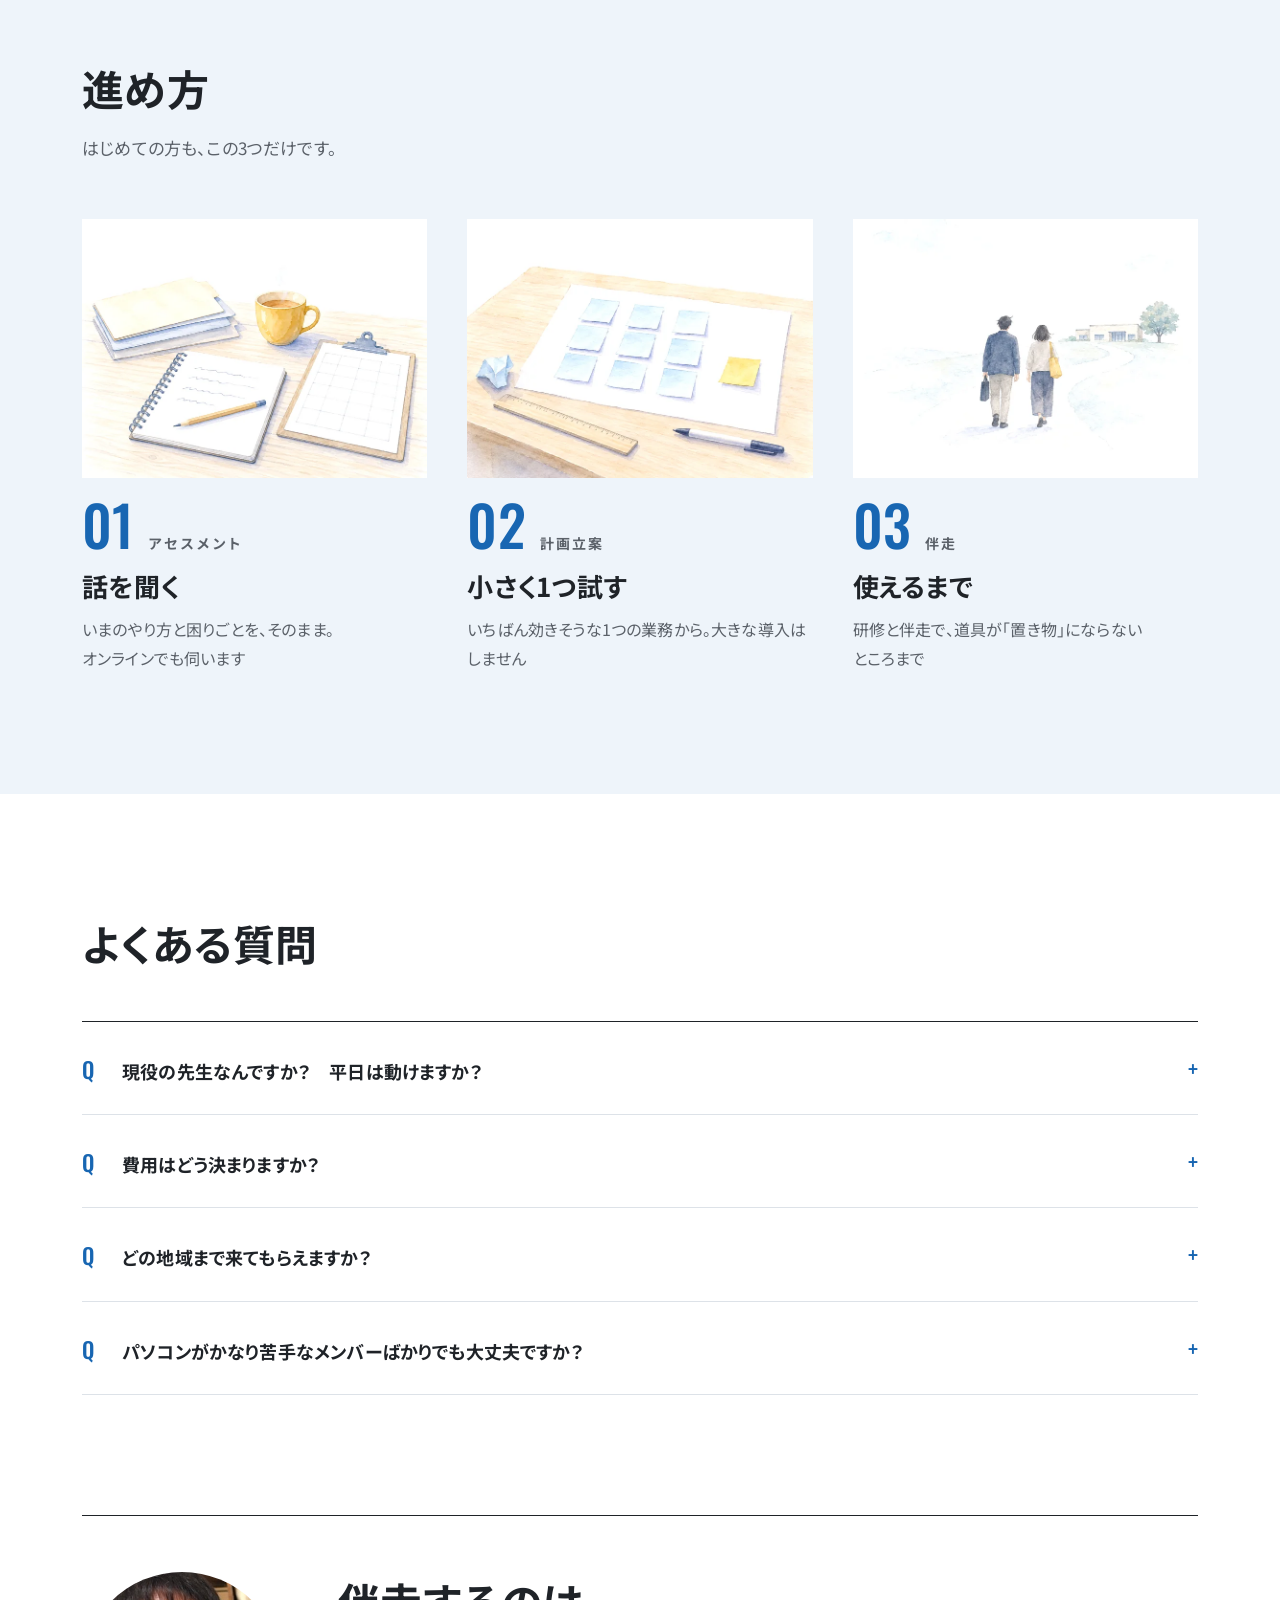
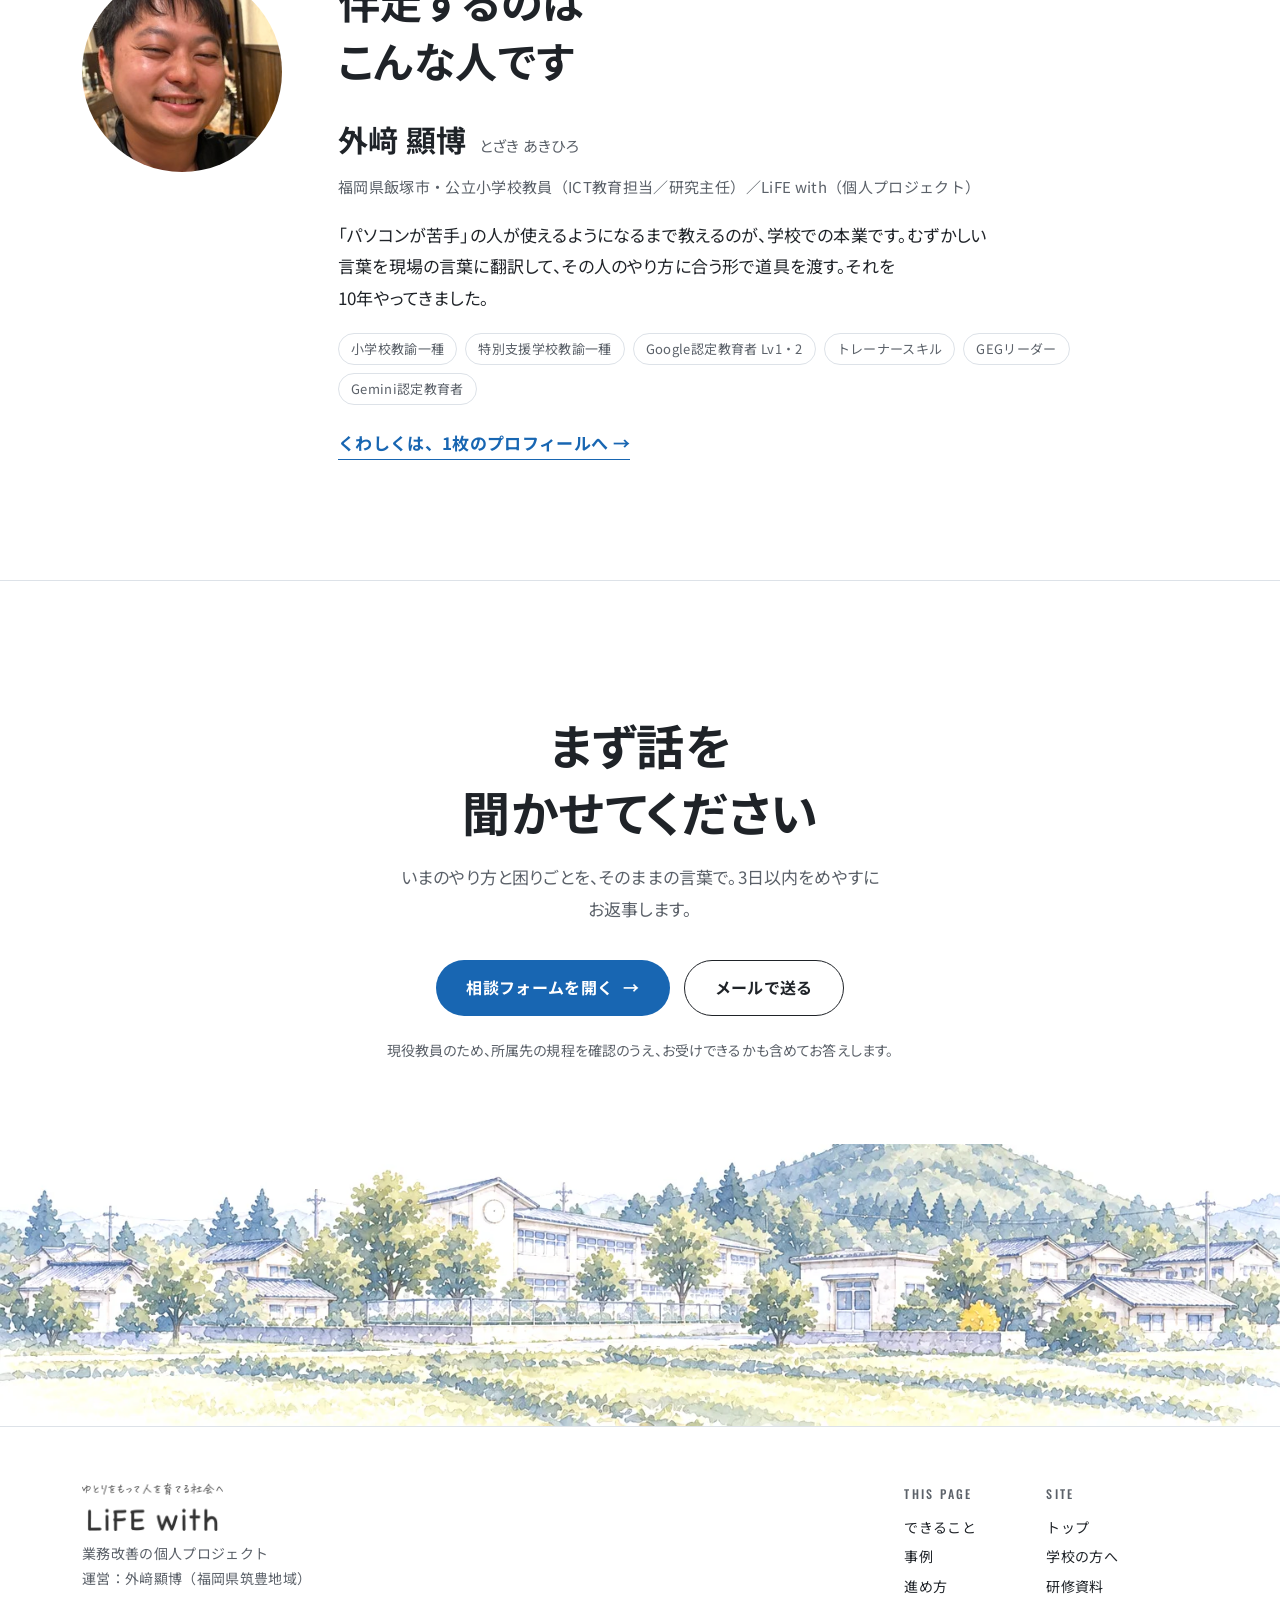
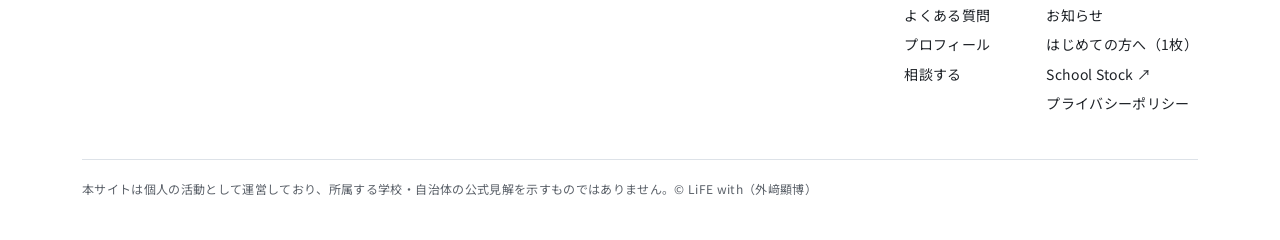
<file: business/index.html>
<!doctype html>
<html lang="ja">
<head>
<meta charset="utf-8">
<meta name="viewport" content="width=device-width,initial-scale=1,viewport-fit=cover">
<title>事業所の方へ｜LiFE with</title>
<meta name="description" content="現役の小学校教員が、パソコンとAIの「道具の翻訳と定着」を伴走します。見積書・数字管理の道具づくり、生成AI研修、資格勉強の仕組みづくり。福岡・筑豊を中心に、オンラインでも。">
<link rel="canonical" href="https://a-tozak.github.io/life-with/business/">
<meta property="og:title" content="事業所の方へ｜LiFE with">
<meta property="og:description" content="人手が足りなくても、回る。アセスメント、計画立案、伴走の3つで、1つの業務から小さく整えます。">
<meta property="og:image" content="https://a-tozak.github.io/life-with/assets/og.png">
<meta property="og:image:width" content="1200">
<meta property="og:image:height" content="630">
<meta property="og:type" content="website">
<meta property="og:url" content="https://a-tozak.github.io/life-with/business/">
<meta property="og:site_name" content="LiFE with">
<meta property="og:locale" content="ja_JP">
<meta name="twitter:card" content="summary_large_image">
<link rel="icon" href="../assets/logo_icon.png">
<script>document.documentElement.classList.add("js")</script>
<link rel="preconnect" href="https://fonts.googleapis.com">
<link rel="preconnect" href="https://fonts.gstatic.com" crossorigin>
<link href="https://fonts.googleapis.com/css2?family=Noto+Sans+JP:wght@400;500;700;900&family=Oswald:wght@400;500&display=swap" rel="stylesheet">
<style>
:root{
  --ink:#1f2328; --sub:#5b6169; --line:#dde2e8; --white:#fff;
  --blue:#1866b2; --blue-d:#11508c; --wash:#eef4fa; --wash2:#f6f8fb;
  --jp:"Noto Sans JP","Hiragino Sans",sans-serif;
  --en:"Oswald","Noto Sans JP",sans-serif;
  --wrap:1180px;
}
*{box-sizing:border-box;margin:0;padding:0}
html{scroll-behavior:smooth;scroll-padding-top:80px;overflow-x:clip}
body{font-family:var(--jp);color:var(--ink);background:var(--white);font-size:17px;line-height:1.85;letter-spacing:.02em;-webkit-font-smoothing:antialiased;overflow-x:clip}
img{max-width:100%;height:auto;display:block}
a{color:inherit}
h1,h2,h3,.hero p,.lead,.emp p,.svc p,.case dd,.step p,.faq summary,.faq .a,.prof .txt,.contact .note{word-break:auto-phrase;line-break:strict;font-feature-settings:"palt";letter-spacing:.01em}
.wrap{max-width:var(--wrap);margin:0 auto;padding:0 32px}
.h2{font-size:clamp(28px,3.4vw,42px);font-weight:700;line-height:1.4}
.lead{color:var(--sub);margin-top:14px;max-width:34em}
.btn{display:inline-flex;align-items:center;justify-content:center;gap:10px;height:56px;padding:0 30px;border-radius:999px;font-weight:700;font-size:16px;text-decoration:none;transition:background .2s,color .2s}
.btn-main{background:var(--blue);color:#fff}
.btn-main:hover{background:var(--blue-d)}
.btn-line{border:1px solid var(--ink);color:var(--ink);background:#fff}
.btn-line:hover{background:var(--ink);color:#fff}
.arrow::after{content:"→";font-family:var(--en)}

/* ヘッダー */
header{position:sticky;top:0;z-index:20;background:rgba(255,255,255,.94);backdrop-filter:blur(8px);border-bottom:1px solid var(--line)}
.hd{display:flex;align-items:center;gap:28px;height:72px}
.hd .logo{display:flex;align-items:center;gap:14px;text-decoration:none}
.hd .logo img{height:44px;width:auto}
.hd .logo small{font-size:13px;color:var(--sub);border-left:1px solid var(--line);padding-left:14px;font-weight:500}
.hd nav{display:flex;gap:26px;margin-left:auto;font-size:15px;font-weight:500}
.hd nav a{text-decoration:none}
.hd nav a:hover{color:var(--blue)}
.hd .btn{height:44px;padding:0 22px;font-size:15px}

/* ヒーロー */
.hero{padding:96px 0 120px}
.hero-in{display:grid;grid-template-columns:7fr 5fr;gap:64px;align-items:center}
.hero .place{font-family:var(--en);font-size:14px;letter-spacing:.24em;color:var(--sub)}
.hero h1{font-size:clamp(36px,4.3vw,64px);font-weight:900;line-height:1.28;margin-top:18px;letter-spacing:-.01em}
.hero h1 span{display:block}
.hero h1 em{font-style:normal;color:var(--blue)}
.hero p{margin-top:26px;font-size:18px;max-width:25em;line-height:1.9}
.hero .cta{display:flex;gap:14px;margin-top:34px;flex-wrap:wrap}
.hero .pic{aspect-ratio:1/1;overflow:hidden}
.hero .pic img{width:100%;height:100%;object-fit:cover}
.nums{display:grid;grid-template-columns:repeat(3,1fr);border-top:1px solid var(--ink);border-bottom:1px solid var(--line);margin-top:88px}
.num{padding:30px 24px 26px;border-left:1px solid var(--line)}
.num:first-child{border-left:0;padding-left:0}
.num b{display:block;font-family:var(--en);font-weight:500;font-size:clamp(40px,4.2vw,58px);line-height:1;letter-spacing:-.01em}
.num b small{font-family:var(--jp);font-size:18px;font-weight:700;margin-left:4px}
.num span{display:block;margin-top:12px;font-size:15px;font-weight:500}
.num em{display:block;font-style:normal;font-size:12px;color:var(--sub);margin-top:2px}

.sec{padding:120px 0}

/* こんなとき */
.emp-sec{background:var(--wash);padding:110px 0}
.emps{display:grid;grid-template-columns:repeat(3,1fr);gap:40px;margin-top:48px}
.emp{border-top:2px solid var(--blue);padding-top:20px}
.emp b{font-family:var(--en);font-weight:500;font-size:14px;letter-spacing:.2em;color:var(--blue)}
.emp p{margin-top:8px;font-size:19px;font-weight:700;line-height:1.6}

/* できること */
.svcs{display:grid;grid-template-columns:1fr 1fr;gap:0 56px;margin-top:56px}
.svc{display:grid;grid-template-columns:72px 1fr;border-top:1px solid var(--line);padding:30px 0 32px}
.svc:nth-child(-n+2){border-top:1px solid var(--ink)}
.svc .no{font-family:var(--en);font-weight:500;font-size:40px;line-height:1;color:var(--blue)}
.svc h3{font-size:22px;font-weight:700;line-height:1.45}
.svc p{margin-top:10px;color:var(--sub);font-size:16px}
.svc p a{color:var(--blue);font-weight:700;text-decoration:none;border-bottom:1px solid currentColor}

/* 事例 */
.cases-sec{background:var(--wash2);padding:120px 0}
.case{border-top:1px solid var(--ink);padding:36px 0 44px;display:grid;grid-template-columns:1fr 440px;gap:48px;align-items:start}
.case:first-of-type{margin-top:48px}
.case .meta{font-size:13px;font-weight:700;color:var(--sub)}
.case .meta span+span::before{content:"・"}
.case .meta span:first-child{color:var(--blue)}
.case h3{font-size:clamp(22px,2.2vw,28px);font-weight:700;line-height:1.45;margin-top:8px}
.case dl{display:grid;grid-template-columns:7em 1fr;margin-top:22px;border-top:1px solid var(--line)}
.case dt,.case dd{padding:14px 0;border-bottom:1px solid var(--line)}
.case dt{font-size:14px;font-weight:700;color:var(--sub)}
.case dt.after{color:var(--blue)}
.case dd{font-size:16px;line-height:1.85}
.case dd b{color:var(--ink)}
.case figure{background:#fff;border:1px solid var(--line)}
.case figure img{width:100%}

/* 実物 */
.works{display:grid;grid-template-columns:repeat(4,1fr);gap:32px;margin-top:48px}
.work{text-decoration:none;display:block}
.work .th{aspect-ratio:4/3;overflow:hidden;border:1px solid var(--line);background:#fff}
.work .th img{width:100%;height:100%;object-fit:cover;object-position:top;transition:transform .4s ease}
.work:hover .th img{transform:scale(1.03)}
.work b{display:block;margin-top:14px;font-size:17px;font-weight:700}
.work b span{color:var(--blue);font-family:var(--en);margin-left:4px}
.work p{font-size:14px;color:var(--sub);line-height:1.7;margin-top:4px}

/* 進め方 */
.flow-sec{background:var(--wash);padding:120px 0}
.steps{display:grid;grid-template-columns:repeat(3,1fr);gap:40px;margin-top:56px}
.step .pic{aspect-ratio:4/3;background:#fff;overflow:hidden}
.step .pic img{width:100%;height:100%;object-fit:cover;object-position:center bottom}
.step .no{display:flex;align-items:baseline;gap:14px;margin-top:18px}
.step .no b{font-family:var(--en);font-weight:500;font-size:56px;line-height:1;color:var(--blue)}
.step .no span{font-size:14px;font-weight:700;letter-spacing:.14em;color:var(--sub)}
.step h3{font-size:26px;font-weight:700;margin-top:10px;line-height:1.45}
.step p{margin-top:10px;color:var(--sub);font-size:16px}
.flow-sec .more{margin-top:48px;font-size:15px;color:var(--sub)}
.flow-sec .more a{color:var(--blue);font-weight:700}

/* FAQ */
.faq{margin-top:48px;border-top:1px solid var(--ink)}
.faq details{border-bottom:1px solid var(--line)}
.faq summary{cursor:pointer;list-style:none;display:grid;grid-template-columns:40px 1fr 28px;align-items:baseline;padding:24px 0;font-size:18px;font-weight:700}
.faq summary::-webkit-details-marker{display:none}
.faq summary::before{content:"Q";font-family:var(--en);font-weight:500;font-size:22px;color:var(--blue)}
.faq summary::after{content:"+";font-family:var(--en);font-size:24px;color:var(--blue);text-align:right;font-weight:400}
.faq details[open] summary::after{content:"−"}
.faq .a{display:grid;grid-template-columns:40px 1fr;padding:0 28px 26px 0;color:var(--sub);font-size:16px;line-height:1.95}
.faq .a::before{content:"A";font-family:var(--en);font-weight:500;font-size:22px;color:var(--sub);line-height:1.4}

/* プロフィール */
.prof{padding:0 0 120px}
.prof-in{display:grid;grid-template-columns:200px 1fr;gap:56px;align-items:start;border-top:1px solid var(--ink);padding-top:56px}
.prof .ph img{width:200px;height:200px;border-radius:50%;object-fit:cover}
.prof .h2{margin-bottom:22px}
.prof h3{font-size:30px;font-weight:700}
.prof h3 small{font-size:15px;font-weight:400;color:var(--sub);margin-left:12px}
.prof .role{margin-top:6px;color:var(--sub);font-size:15px}
.prof .txt{margin-top:18px;max-width:40em}
.creds{display:flex;flex-wrap:wrap;gap:8px;margin-top:20px}
.creds span{font-size:13px;border:1px solid var(--line);border-radius:999px;padding:3px 12px;color:var(--sub)}
.prof .more{margin-top:22px;display:inline-block;color:var(--blue);font-weight:700;text-decoration:none;border-bottom:1px solid currentColor}

/* 相談 */
.contact{padding:130px 0 120px;text-align:center;border-top:1px solid var(--line)}
.contact .h2{font-size:clamp(30px,3.8vw,48px)}
.contact .lead{margin:16px auto 0}
.contact .cta{display:flex;gap:14px;justify-content:center;margin-top:36px;flex-wrap:wrap}
.contact .note{margin-top:22px;font-size:14px;color:var(--sub)}
.closing{height:clamp(160px,22vw,340px);background:url(../assets/v13/footer_machi.webp) center bottom/cover no-repeat;margin-top:-40px}

footer{border-top:1px solid var(--line);padding:56px 0 40px;font-size:14px}
.ft{display:grid;grid-template-columns:1fr auto auto;gap:56px}
.ft .logo img{height:48px;width:auto}
.ft p{color:var(--sub);margin-top:10px;line-height:1.8}
.ft b{display:block;font-family:var(--en);letter-spacing:.2em;font-weight:500;color:var(--sub);font-size:12px;margin-bottom:8px}
.ft a{display:block;text-decoration:none;line-height:2.1}
.ft a:hover{color:var(--blue)}
.copy{margin-top:40px;color:var(--sub);font-size:12px;border-top:1px solid var(--line);padding-top:18px}

.js [data-rv]{opacity:0;transform:translateY(16px);transition:opacity .7s ease,transform .7s ease}
.js [data-rv].in{opacity:1;transform:none}
@media (prefers-reduced-motion:reduce){.js [data-rv]{opacity:1;transform:none;transition:none}html{scroll-behavior:auto}.work:hover .th img{transform:none}}

@media (max-width:960px){
  .hd nav{display:none}
  .hd .btn{margin-left:auto}
  .hero-in{grid-template-columns:1fr;gap:40px}
  .hero .pic{max-width:420px;aspect-ratio:4/3}
  .emps{grid-template-columns:1fr;gap:28px}
  .svcs{grid-template-columns:1fr}
  .svc:nth-child(2){border-top:1px solid var(--line)}
  .case{grid-template-columns:1fr;gap:28px}
  .case figure{max-width:520px}
  .works{grid-template-columns:1fr 1fr}
  .steps{grid-template-columns:1fr;gap:56px}
  .step{display:grid;grid-template-columns:40% 1fr;gap:24px;align-items:center}
  .step .no{margin-top:0}
  .prof-in{grid-template-columns:1fr;gap:28px}
  .ft{grid-template-columns:1fr 1fr}
  .ft>div:first-child{grid-column:1/-1}
}
@media (max-width:640px){
  body{font-size:16px}
  .wrap{padding:0 20px}
  html{scroll-padding-top:68px}
  .hd{height:62px;gap:12px}
  .hd .logo img{height:36px}
  .hd .logo small{display:none}
  .hd .btn{height:40px;padding:0 16px;font-size:14px}
  .hero{padding:48px 0 84px}
  .hero p{font-size:16px}
  .hero .cta .btn{flex:1 1 0;padding:0 12px}
  .nums{grid-template-columns:1fr;margin-top:56px}
  .num{border-left:0;padding:22px 0 18px;border-top:1px solid var(--line)}
  .num:first-child{border-top:0}
  .sec,.emp-sec,.cases-sec,.flow-sec,.contact{padding:84px 0}
  .prof{padding-bottom:84px}
  .emp p{font-size:17px}
  .svc{grid-template-columns:52px 1fr}
  .svc .no{font-size:30px}
  .case dl{grid-template-columns:1fr}
  .case dt{padding-bottom:0;border-bottom:0}
  .works{grid-template-columns:1fr;gap:28px}
  .step{grid-template-columns:1fr;gap:6px}
  .step .pic{max-width:300px}
  .faq summary{font-size:16px;grid-template-columns:32px 1fr 24px}
  .faq .a{grid-template-columns:32px 1fr;padding-right:0}
  .prof .ph img{width:160px;height:160px}
  .contact .cta .btn{width:100%}
}
</style>
</head>
<body>

<header>
  <div class="wrap hd">
    <a class="logo" href="../"><img src="../assets/logo.png" alt="LiFE with ゆとりをもって人を育てる社会へ" width="576" height="196"><small>事業所の方へ</small></a>
    <nav aria-label="ページ内">
      <a href="#service">できること</a>
      <a href="#case">事例</a>
      <a href="#flow">進め方</a>
      <a href="#faq">よくある質問</a>
      <a href="#who">プロフィール</a>
    </nav>
    <a class="btn btn-main" href="#contact">相談する</a>
  </div>
</header>

<main>
<section class="hero">
  <div class="wrap">
    <div class="hero-in">
      <div>
        <div class="place">FOR BUSINESS ／ FUKUOKA CHIKUHO</div>
        <h1><span>人手が足りなくても</span><span><em>回る</em></span></h1>
        <p>現役の小学校教員が、パソコンとAIの「道具の翻訳と定着」を伴走します。むずかしい言葉を使わずに、現場のやり方に合わせて、使えるようになるまで。</p>
        <div class="cta">
          <a class="btn btn-main arrow" href="#contact">相談する</a>
          <a class="btn btn-line" href="#case">事例を見る</a>
        </div>
      </div>
      <div class="pic"><img src="../assets/v13/door_jigyousho.webp" alt="窓ぎわの事務机とノートパソコンと書類" width="960" height="960"></div>
    </div>
    <div class="nums">
      <div class="num"><b>10<small>年</small></b><span>現場に立っている</span><em>2016年から</em></div>
      <div class="num"><b>1.8<small>万回</small></b><span>無料教材が保存された回数</span><em>のべ・2026年9月</em></div>
      <div class="num"><b>1,300<small>枚</small></b><span>自作の無料教材</span><em>School Stock</em></div>
    </div>
  </div>
</section>

<section class="emp-sec">
  <div class="wrap">
    <h2 class="h2" data-rv>こんなとき<br>ありませんか</h2>
    <p class="lead" data-rv>ひとつでも当てはまったら、お手伝いできる可能性が高いです。</p>
    <div class="emps">
      <div class="emp" data-rv><b>01</b><p>見積書や書類づくりが、現場仕事のあとの残業になっている</p></div>
      <div class="emp" data-rv><b>02</b><p>AIやパソコンを入れたけれど、使われないまま置いてある</p></div>
      <div class="emp" data-rv><b>03</b><p>研修やDXを、相談できる相手が社内にいない</p></div>
    </div>
  </div>
</section>

<section class="sec" id="service">
  <div class="wrap">
    <h2 class="h2" data-rv>できること</h2>
    <p class="lead" data-rv>その会社の1つの業務から。大きな導入はしません。</p>
    <div class="svcs">
      <div class="svc" data-rv><div class="no">01</div><div><h3>小さな道具づくり</h3><p>見積書・数字管理のかんたんなExcel、書式をそろえるフォーム、必要なら小さなWebアプリ。作って終わりでなく、使えるまで教えます。</p></div></div>
      <div class="svc" data-rv><div class="no">02</div><div><h3>生成AIの入口づくりと定着</h3><p>社内研修と、月1〜2回の顧問。ついていけない気がしている方のところにこそ、横に着きます。</p></div></div>
      <div class="svc" data-rv><div class="no">03</div><div><h3>大人の学びの伴走</h3><p>資格試験×生成AI。過去問や法令から問題集をつくり、紙で解いて、写真で採点する。勉強の仕組みごとお渡しします。</p></div></div>
      <div class="svc" data-rv><div class="no">04</div><div><h3>見せるものづくり</h3><p>ホームページなどの制作も承ります。実物＝このサイトと <a href="https://a-tozak.github.io/School_Stock/" target="_blank" rel="noopener">School Stock ↗</a></p></div></div>
    </div>
  </div>
</section>

<section class="cases-sec" id="case">
  <div class="wrap">
    <h2 class="h2" data-rv>事例</h2>
    <p class="lead" data-rv>すべて実際のご相談です（会社名・お名前は伏せています）</p>

    <article class="case" data-rv>
      <div>
        <div class="meta"><span>建設業</span><span>Gem（Geminiのカスタム機能）作成支援</span><span>Google Workspace</span></div>
        <h3>見積3枚が1つの表に</h3>
        <dl>
          <dt>困りごと</dt>
          <dd>相見積の比較や議事録づくりが、現場仕事のあとの手作業になっていた。</dd>
          <dt>やったこと</dt>
          <dd>見積書を読み取って1つの比較表（スプレッドシート）にするGemと、議事録をつくるGemの作成を支援。Gemini Notebookの使い方もあわせてお伝えした。</dd>
          <dt class="after">変わったこと</dt>
          <dd><b>比較資料づくりが「貼って、確認するだけ」に。</b>道具は社内に残り、自分たちで直せます。</dd>
        </dl>
      </div>
      <figure><img src="img/zukai_case1_mitsumori.webp" alt="見積書3枚が、貼るだけで1つの比較表になる図" width="1200" height="675" loading="lazy"></figure>
    </article>

    <article class="case" data-rv>
      <div>
        <div class="meta"><span>個人（50代）</span><span>勉強の仕組みづくり＋伴走3回</span><span>ChatGPT</span></div>
        <h3>サポート3回で資格試験に合格</h3>
        <dl>
          <dt>困りごと</dt>
          <dd>法令や過去問が多く、何からどう繰り返せばよいか分からない。</dd>
          <dt>やったこと</dt>
          <dd>過去問と法令をもとに問題集をつくり、紙に印刷して解き、写真を撮ってAIに採点してもらう仕組みを一緒に構築。その後のサポートは3回ほど。</dd>
          <dt class="after">変わったこと</dt>
          <dd>この仕組みで勉強を重ね、<b>資格試験に合格された。</b></dd>
        </dl>
      </div>
      <figure><img src="img/zukai_case2_goukaku.webp" alt="問題集をつくる・紙で解く・写真を撮る・AIが採点の循環で合格に至る図" width="1200" height="675" loading="lazy"></figure>
    </article>

    <article class="case" data-rv>
      <div>
        <div class="meta"><span>学校現場での実例</span><span>GASの小さなWebアプリ</span><span>会社の書式にも同じ型で</span></div>
        <h3>バラバラだった書式が<br>ひとつにそろった</h3>
        <dl>
          <dt>困りごと</dt>
          <dd>文書の書式が人によってバラバラで、集めるたびに直す仕事が生まれていた。</dd>
          <dt>やったこと</dt>
          <dd>入力するだけで同じ書式に仕上がる小さなWebアプリを作成。あわせて時間数の集計表も、どこからでも最新が見られる形にした。</dd>
          <dt class="after">変わったこと</dt>
          <dd><b>「そろえる仕事」自体がなくなった。</b>同じ型は、日報・見積・報告書にもそのまま使えます。</dd>
        </dl>
      </div>
      <figure><img src="img/zukai_case3_shoshiki.webp" alt="バラバラの書式がフォーム入力で同じ書式にそろう図" width="1200" height="675" loading="lazy"></figure>
    </article>
  </div>
</section>

<section class="sec" id="works">
  <div class="wrap">
    <h2 class="h2" data-rv>作ったものは<br>ぜんぶ公開しています</h2>
    <p class="lead" data-rv>言葉より先に、実物を見てください。すべてクリックでそのまま開きます。</p>
    <div class="works">
      <a class="work" data-rv href="https://a-tozak.github.io/School_Stock/" target="_blank" rel="noopener">
        <div class="th"><img src="img/shot_schoolstock.webp" alt="" width="1000" height="750" loading="lazy"></div>
        <b>School Stock<span>↗</span></b><p>自作教材1,300枚超の無料の棚。登録不要</p>
      </a>
      <a class="work" data-rv href="../shiryo/">
        <div class="th"><img src="img/shot_shiryo.webp" alt="" width="1000" height="750" loading="lazy"></div>
        <b>研修資料<span>→</span></b><p>研修でお配りしている資料を全ページ公開</p>
      </a>
      <a class="work" data-rv href="https://a-tozak.github.io/jugyo-planner/" target="_blank" rel="noopener">
        <div class="th"><img src="img/shot_planner.webp" alt="" width="1000" height="750" loading="lazy"></div>
        <b>授業プランナー<span>↗</span></b><p>AIエージェントで学期の見通しを組む実演</p>
      </a>
      <a class="work" data-rv href="https://a-tozak.github.io/reboot-print/" target="_blank" rel="noopener">
        <div class="th"><img src="img/shot_reboot.webp" alt="" width="1000" height="750" loading="lazy"></div>
        <b>高校リブートプリント<span>↗</span></b><p>学び直しから始める高校全教科の無料プリント</p>
      </a>
    </div>
  </div>
</section>

<section class="flow-sec" id="flow">
  <div class="wrap">
    <h2 class="h2" data-rv>進め方</h2>
    <p class="lead" data-rv>はじめての方も、この3つだけです。</p>
    <div class="steps">
      <div class="step" data-rv>
        <div class="pic"><img src="../assets/v13/step1_assessment.webp" alt="机の上のノートとクリップボードと湯のみ" width="720" height="720" loading="lazy"></div>
        <div>
          <div class="no"><b>01</b><span>アセスメント</span></div>
          <h3>話を聞く</h3>
          <p>いまのやり方と困りごとを、そのまま。オンラインでも伺います</p>
        </div>
      </div>
      <div class="step" data-rv>
        <div class="pic"><img src="../assets/v13/step2_plan.webp" alt="紙に並んだ付箋と、はずした付箋が一枚" width="720" height="720" loading="lazy"></div>
        <div>
          <div class="no"><b>02</b><span>計画立案</span></div>
          <h3>小さく1つ試す</h3>
          <p>いちばん効きそうな1つの業務から。大きな導入はしません</p>
        </div>
      </div>
      <div class="step" data-rv>
        <div class="pic"><img src="../assets/v13/step3_bansou.webp" alt="並んで歩く二人の後ろ姿と、道の先の小さな事務所" width="720" height="720" loading="lazy"></div>
        <div>
          <div class="no"><b>03</b><span>伴走</span></div>
          <h3>使えるまで</h3>
          <p>研修と伴走で、道具が「置き物」にならないところまで</p>
        </div>
      </div>
    </div>
  </div>
</section>

<section class="sec" id="faq">
  <div class="wrap">
    <h2 class="h2" data-rv>よくある質問</h2>
    <div class="faq" data-rv>
      <details>
        <summary>現役の先生なんですか？　平日は動けますか？</summary>
        <div class="a"><p>はい、いまも小学校の教室に立っています。打ち合わせは夕方以降・週末・オンラインで。所属先の規程と手続きを確認のうえ、お受けできるかも含めてお返事します。</p></div>
      </details>
      <details>
        <summary>費用はどう決まりますか？</summary>
        <div class="a"><p>内容と回数を伺って、先にお見積りを出します。ご相談とお見積りは無料です。動き始めたあとの追加は、先に合意した分だけです。</p></div>
      </details>
      <details>
        <summary>どの地域まで来てもらえますか？</summary>
        <div class="a"><p>福岡・筑豊を中心に、九州内はご相談ください。オンラインだけでも、これまでの支援は成立しています。</p></div>
      </details>
      <details>
        <summary>パソコンがかなり苦手なメンバーばかりでも大丈夫ですか？</summary>
        <div class="a"><p>そこが本業です。学校で「苦手な人が使えるようになるまで」を10年やってきました。相手が先生でも、農家の方でも、建設業の方でも、やることは同じでした。</p></div>
      </details>
    </div>
  </div>
</section>

<section class="prof" id="who">
  <div class="wrap"><div class="prof-in">
    <div class="ph" data-rv><img src="../assets/author.jpg" alt="外﨑顯博の写真" width="240" height="240"></div>
    <div data-rv>
      <h2 class="h2">伴走するのは<br>こんな人です</h2>
      <h3>外﨑 顯博<small>とざき あきひろ</small></h3>
      <div class="role">福岡県飯塚市・公立小学校教員（ICT教育担当／研究主任）／LiFE with（個人プロジェクト）</div>
      <p class="txt">「パソコンが苦手」の人が使えるようになるまで教えるのが、学校での本業です。むずかしい言葉を現場の言葉に翻訳して、その人のやり方に合う形で道具を渡す。それを10年やってきました。</p>
      <div class="creds"><span>小学校教諭一種</span><span>特別支援学校教諭一種</span><span>Google認定教育者 Lv1・2</span><span>トレーナースキル</span><span>GEGリーダー</span><span>Gemini認定教育者</span></div>
      <a class="more arrow" href="../profile/">くわしくは、1枚のプロフィールへ </a>
    </div>
  </div></div>
</section>

<section class="contact" id="contact">
  <div class="wrap">
    <h2 class="h2">まず話を<br>聞かせてください</h2>
    <p class="lead">いまのやり方と困りごとを、そのままの言葉で。3日以内をめやすにお返事します。</p>
    <div class="cta">
      <a class="btn btn-main arrow" href="https://docs.google.com/forms/d/e/1FAIpQLScyRZwj-S5ikt6aPwgLji8dzjfuklwg_K55keDtboNvg9O_bg/viewform" target="_blank" rel="noopener">相談フォームを開く</a>
      <a class="btn btn-line" href="mailto:EdtechChikuho@gmail.com">メールで送る</a>
    </div>
    <p class="note">現役教員のため、所属先の規程を確認のうえ、お受けできるかも含めてお答えします。</p>
  </div>
</section>
<div class="closing" role="img" aria-label="遠くから見たまちの水彩画。学校と事務所の屋根と緑の山"></div>
</main>

<footer>
  <div class="wrap">
    <div class="ft">
      <div>
        <a class="logo" href="../"><img src="../assets/logo.png" alt="LiFE with" width="576" height="196"></a>
        <p>業務改善の個人プロジェクト<br>運営：外﨑顯博（福岡県筑豊地域）</p>
      </div>
      <div><b>THIS PAGE</b>
        <a href="#service">できること</a><a href="#case">事例</a><a href="#flow">進め方</a><a href="#faq">よくある質問</a><a href="#who">プロフィール</a><a href="#contact">相談する</a>
      </div>
      <div><b>SITE</b>
        <a href="../">トップ</a><a href="../#school">学校の方へ</a><a href="../shiryo/">研修資料</a><a href="../news/">お知らせ</a><a href="../profile/">はじめての方へ（1枚）</a><a href="https://a-tozak.github.io/School_Stock/" target="_blank" rel="noopener">School Stock ↗</a><a href="../privacy/">プライバシーポリシー</a>
      </div>
    </div>
    <p class="copy">本サイトは個人の活動として運営しており、所属する学校・自治体の公式見解を示すものではありません。© LiFE with（外﨑顯博）</p>
  </div>
</footer>

<script>
(function(){
  var els=document.querySelectorAll('[data-rv]');
  if(!('IntersectionObserver' in window)){els.forEach(function(e){e.classList.add('in')});return;}
  var io=new IntersectionObserver(function(es){es.forEach(function(e){if(e.isIntersecting){e.target.classList.add('in');io.unobserve(e.target)}})},{rootMargin:'0px 0px -8% 0px'});
  els.forEach(function(e){io.observe(e)});
})();
</script>
</body>
</html>
</file>
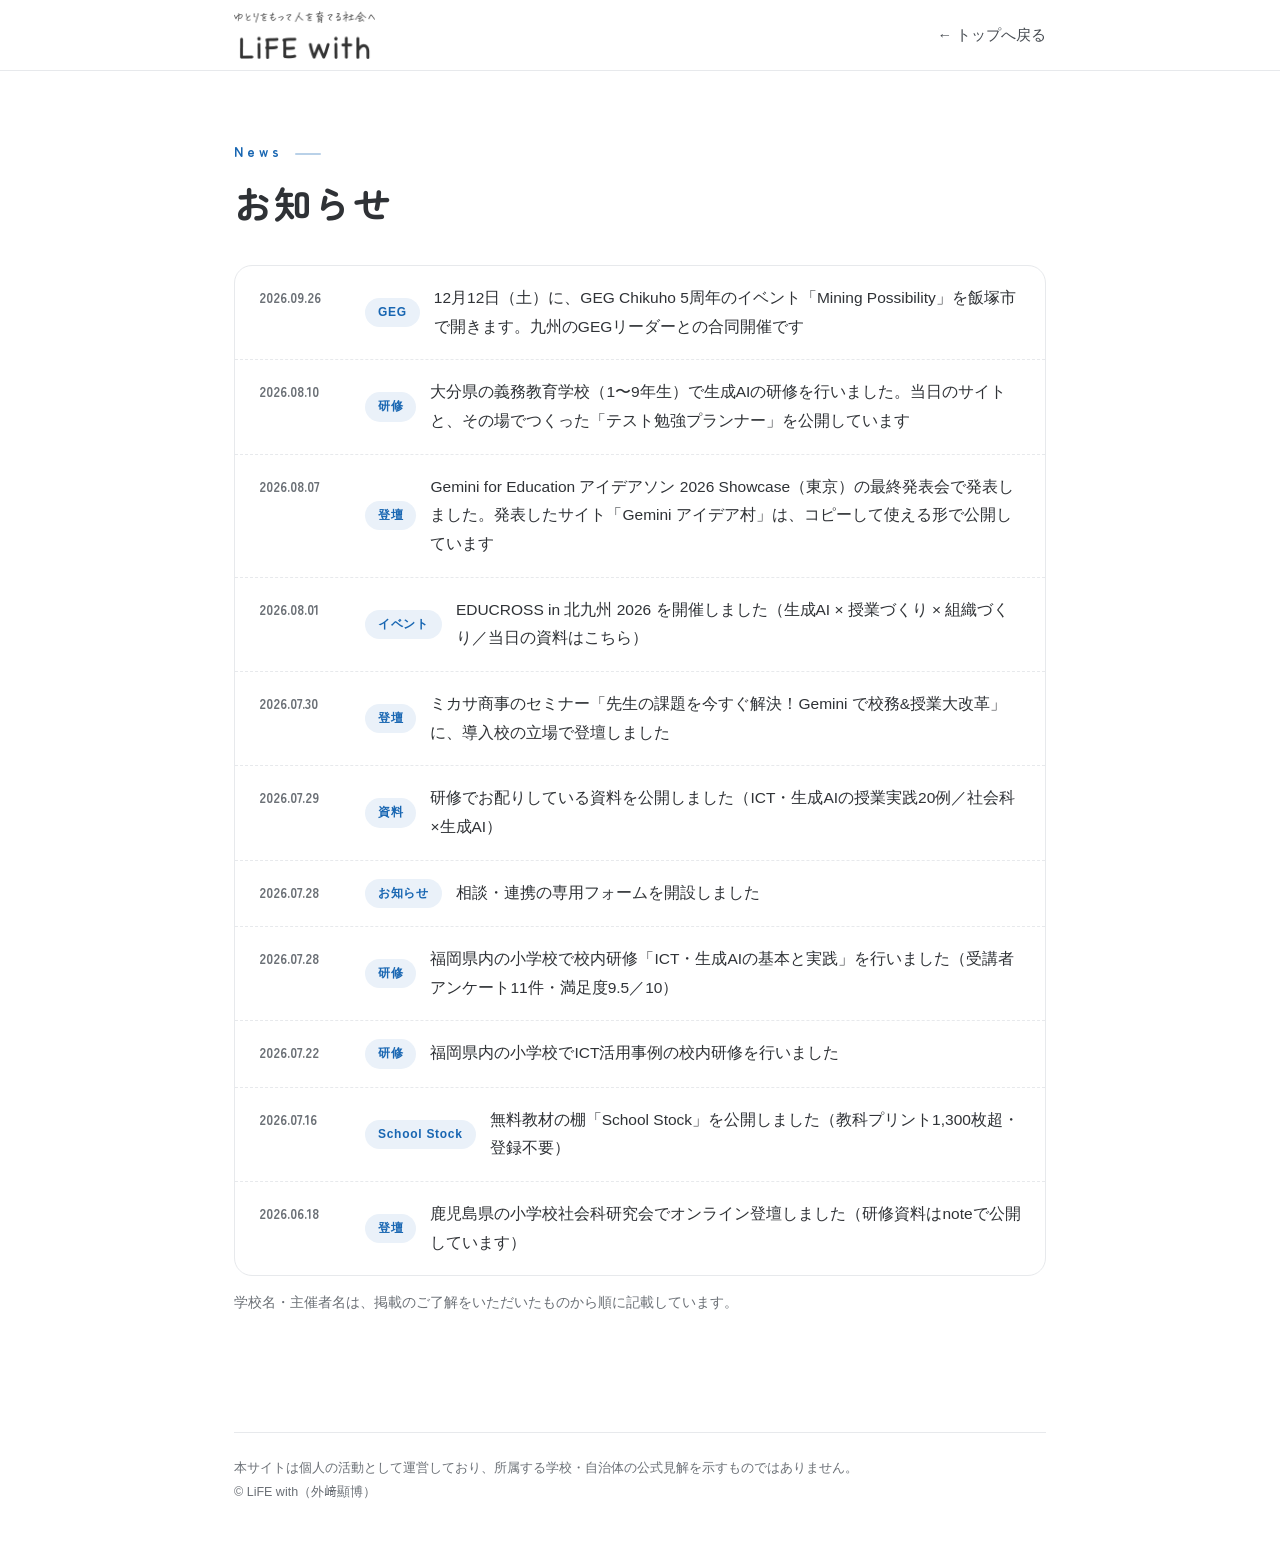
<file: news/index.html>
<!DOCTYPE html>
<html lang="ja">
<head>
<meta charset="UTF-8">
<meta name="viewport" content="width=device-width, initial-scale=1.0, viewport-fit=cover">
<title>お知らせ ── LiFE with</title>
<meta name="description" content="LiFE withのお知らせ一覧。研修・登壇・教材公開の記録です。">
<meta name="robots" content="index,follow">
<link rel="icon" href="../assets/logo_icon.png" type="image/png">
<link rel="preconnect" href="https://fonts.googleapis.com">
<link rel="preconnect" href="https://fonts.gstatic.com" crossorigin>
<link href="https://fonts.googleapis.com/css2?family=Zen+Maru+Gothic:wght@500;700&display=swap" rel="stylesheet">
<style>
  :root{
    --paper:#ffffff; --paper2:#f4f5f7; --ink:#2f3236; --sub:#6b7076;
    --ai:#1866b2; --ai2:#12518f; --sora:#eaf1f9; --sora2:#f2f7fc;
    --mizu:#b9d1e8; --karashi:#6f94bd; --line:#e7e9ec; --max:860px;
  }
  *{ margin:0; padding:0; box-sizing:border-box; }
  body{ font-family:"Hiragino Kaku Gothic ProN","Hiragino Sans","Noto Sans JP",sans-serif;
        color:var(--ink); background:var(--paper); line-height:1.95; font-size:17px;
        -webkit-font-smoothing:antialiased; }
  img{ max-width:100%; display:block; }
  .wrap{ max-width:var(--max); margin:0 auto; padding:0 24px; }
  header{ position:sticky; top:0; z-index:100; background:#fff; border-bottom:1px solid var(--line); }
  .hd{ max-width:var(--max); margin:0 auto; padding:0 24px; height:70px;
       display:flex; align-items:center; justify-content:space-between; gap:14px; }
  .brand img{ height:48px; width:auto; }
  .back{ font-size:14.5px; color:#454a50; text-decoration:none; }
  .back:hover{ color:var(--ink); }
  main{ padding:64px 0 80px; }
  .kick{ font-family:"Zen Maru Gothic",sans-serif; font-size:13.5px; letter-spacing:.3em;
         color:var(--ai); font-weight:700; }
  .kick::after{ content:""; display:inline-block; width:26px; height:2px; border-radius:2px;
                background:var(--mizu); vertical-align:middle; margin-left:12px; }
  h1{ font-family:"Zen Maru Gothic",sans-serif; font-weight:700;
      font-size:clamp(26px,3.4vw,38px); letter-spacing:.04em; line-height:1.65; margin-top:4px; }
  .news-list{ background:#fff; border:1px solid var(--line); border-radius:18px;
              overflow:hidden; margin-top:30px; }
  .nw{ display:flex; align-items:baseline; gap:14px; padding:18px 24px;
       border-top:1px dashed var(--line); text-decoration:none; color:inherit; }
  .nw:first-child{ border-top:none; }
  a.nw:hover{ background:var(--sora2); }
  .nw .d{ font-family:"Zen Maru Gothic",sans-serif; font-weight:700; font-size:13.5px;
          color:var(--sub); min-width:92px; }
  .nw .t{ flex:1; font-size:15.5px; line-height:1.85; }
  .tag{ display:inline-block; border-radius:999px; font-size:12px; padding:3px 13px;
        font-weight:700; letter-spacing:.06em; white-space:nowrap; align-self:center;
        background:var(--sora); color:var(--ai); }
  .note{ font-size:13.5px; color:var(--sub); line-height:1.9; margin-top:14px; }
  footer{ padding:36px 0 40px; }
  .fc{ font-size:12.5px; color:var(--sub); border-top:1px solid var(--line); padding-top:24px; line-height:1.9; }
  @media (max-width:900px){
    .nw{ flex-wrap:wrap; gap:8px 14px; }
    .nw .t{ flex-basis:100%; order:3; }
  }
  @media (max-width:600px){
    body{ font-size:16.5px; }
    .hd{ height:58px; padding:0 20px; }
    .brand img{ height:40px; }
    h1{ font-size:26px; }
  }
</style>
</head>
<body>

<header>
  <div class="hd">
    <a class="brand" href="../" aria-label="LiFE with トップへ">
      <img src="../assets/logo.png" alt="LiFE with">
    </a>
    <a class="back" href="../">← トップへ戻る</a>
  </div>
</header>

<main>
  <div class="wrap">
    <span class="kick">News</span>
    <h1>お知らせ</h1>
    <div class="news-list" id="news-list"></div>
    <p class="note">学校名・主催者名は、掲載のご了解をいただいたものから順に記載しています。</p>
  </div>
</main>

<footer>
  <div class="wrap">
    <div class="fc">本サイトは個人の活動として運営しており、所属する学校・自治体の公式見解を示すものではありません。<br>© LiFE with（外﨑顯博）</div>
  </div>
</footer>

<script src="../data.js"></script>
<script>
(function(){
  var nl = document.getElementById('news-list');
  if (!nl || !window.LW_NEWS) return;
  nl.innerHTML = window.LW_NEWS.map(function(n){
    var href = n.href;
    if (href && href.indexOf('http') !== 0) href = '../' + href;
    var inner = '<span class="d">' + n.d + '</span><span class="tag">' + n.tag + '</span>' +
                '<span class="t">' + n.t + '</span>';
    return href
      ? '<a class="nw" href="' + href + '"' + (href.indexOf('http')===0 ? ' target="_blank" rel="noopener"' : '') + '>' + inner + '</a>'
      : '<div class="nw">' + inner + '</div>';
  }).join('');
})();
</script>
</body>
</html>
</file>
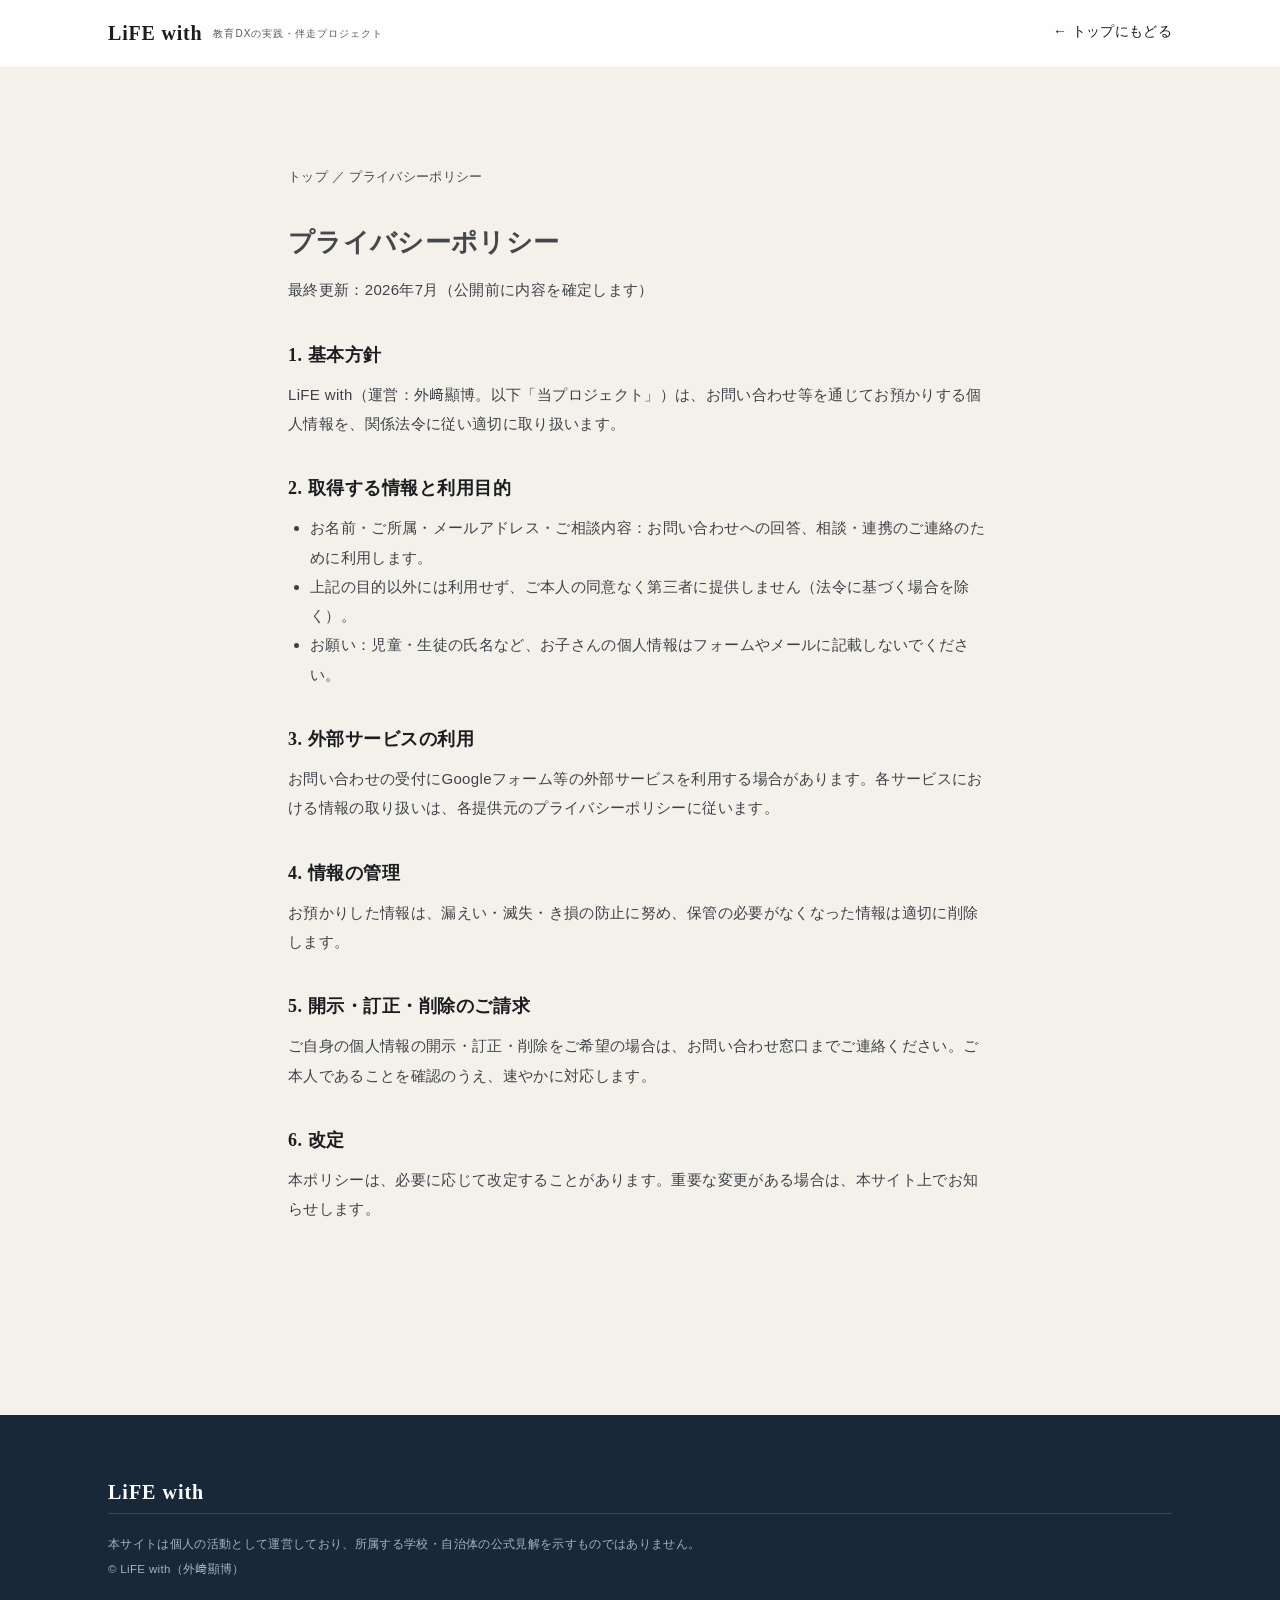
<file: privacy/index.html>
<!DOCTYPE html>
<html lang="ja">
<head>
<meta charset="UTF-8">
<meta name="viewport" content="width=device-width, initial-scale=1.0">
<title>プライバシーポリシー ── LiFE with</title>
<meta name="robots" content="noindex">
<link rel="stylesheet" href="../css/site.css">
<style>
  .policy h2 { font-size:18px; margin:36px 0 10px; }
  .policy p, .policy li { font-size:15px; color:#3d4249; }
  .policy ul { padding-left:22px; }
  .crumb { font-size:13px; color:var(--sub); margin-bottom:28px; }
</style>
</head>
<body>

<header class="header">
  <div class="header-in">
    <a class="brand" href="../">
      <span class="bw">LiFE with</span>
      <span class="bs">教育DXの実践・伴走プロジェクト</span>
    </a>
    <nav class="gnav"><a href="../">← トップにもどる</a></nav>
  </div>
</header>

<section class="section">
  <div class="wrap policy" style="max-width:760px;">
    <div class="crumb"><a href="../">トップ</a> ／ プライバシーポリシー</div>
    <h1 style="font-size:26px; margin-bottom:8px;">プライバシーポリシー</h1>
    <p class="note">最終更新：2026年7月（公開前に内容を確定します）</p>

    <h2>1. 基本方針</h2>
    <p>LiFE with（運営：外﨑顯博。以下「当プロジェクト」）は、お問い合わせ等を通じてお預かりする個人情報を、関係法令に従い適切に取り扱います。</p>

    <h2>2. 取得する情報と利用目的</h2>
    <ul>
      <li>お名前・ご所属・メールアドレス・ご相談内容：お問い合わせへの回答、相談・連携のご連絡のために利用します。</li>
      <li>上記の目的以外には利用せず、ご本人の同意なく第三者に提供しません（法令に基づく場合を除く）。</li>
      <li>お願い：児童・生徒の氏名など、お子さんの個人情報はフォームやメールに記載しないでください。</li>
    </ul>

    <h2>3. 外部サービスの利用</h2>
    <p>お問い合わせの受付にGoogleフォーム等の外部サービスを利用する場合があります。各サービスにおける情報の取り扱いは、各提供元のプライバシーポリシーに従います。</p>

    <h2>4. 情報の管理</h2>
    <p>お預かりした情報は、漏えい・滅失・き損の防止に努め、保管の必要がなくなった情報は適切に削除します。</p>

    <h2>5. 開示・訂正・削除のご請求</h2>
    <p>ご自身の個人情報の開示・訂正・削除をご希望の場合は、お問い合わせ窓口までご連絡ください。ご本人であることを確認のうえ、速やかに対応します。</p>

    <h2>6. 改定</h2>
    <p>本ポリシーは、必要に応じて改定することがあります。重要な変更がある場合は、本サイト上でお知らせします。</p>
  </div>
</section>

<footer class="foot">
  <div class="foot-in">
    <div class="fw">LiFE with</div>
    <div class="foot-c">本サイトは個人の活動として運営しており、所属する学校・自治体の公式見解を示すものではありません。<br>© LiFE with（外﨑顯博）</div>
  </div>
</footer>

</body>
</html>
</file>
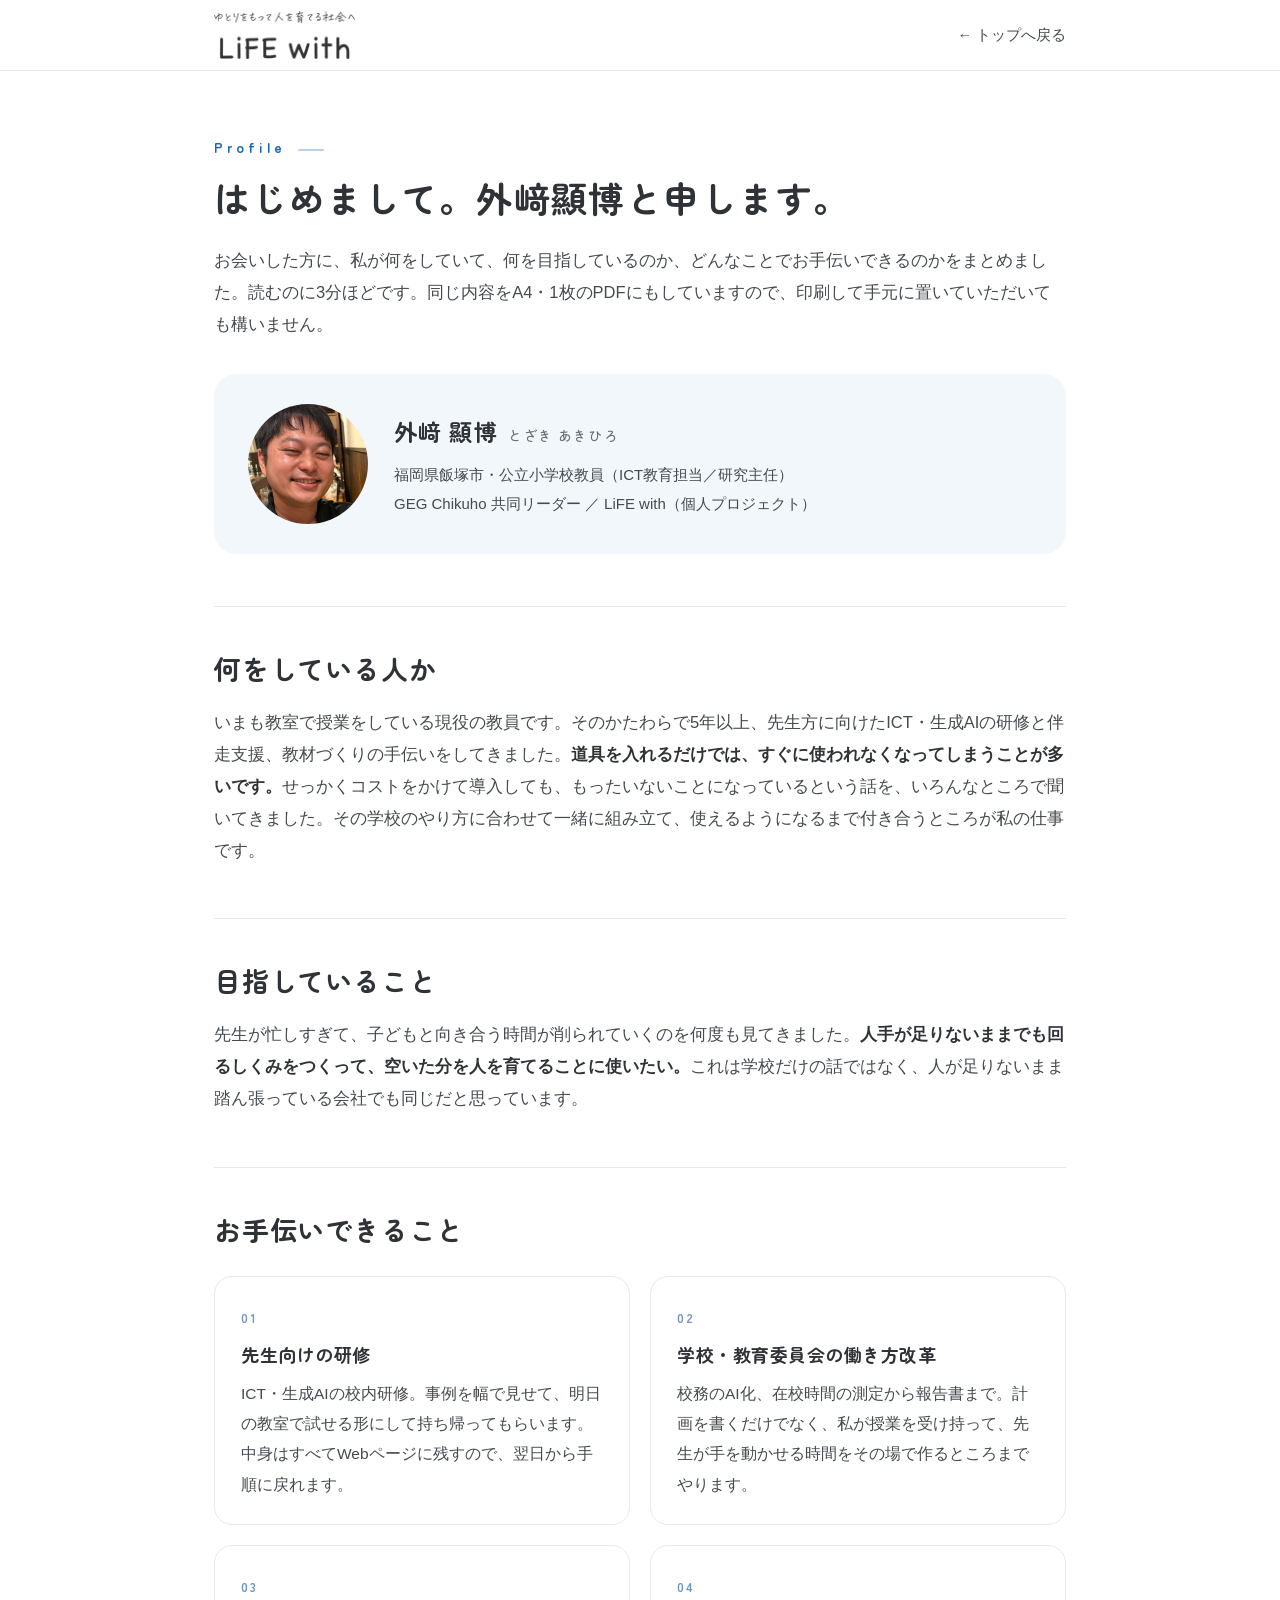
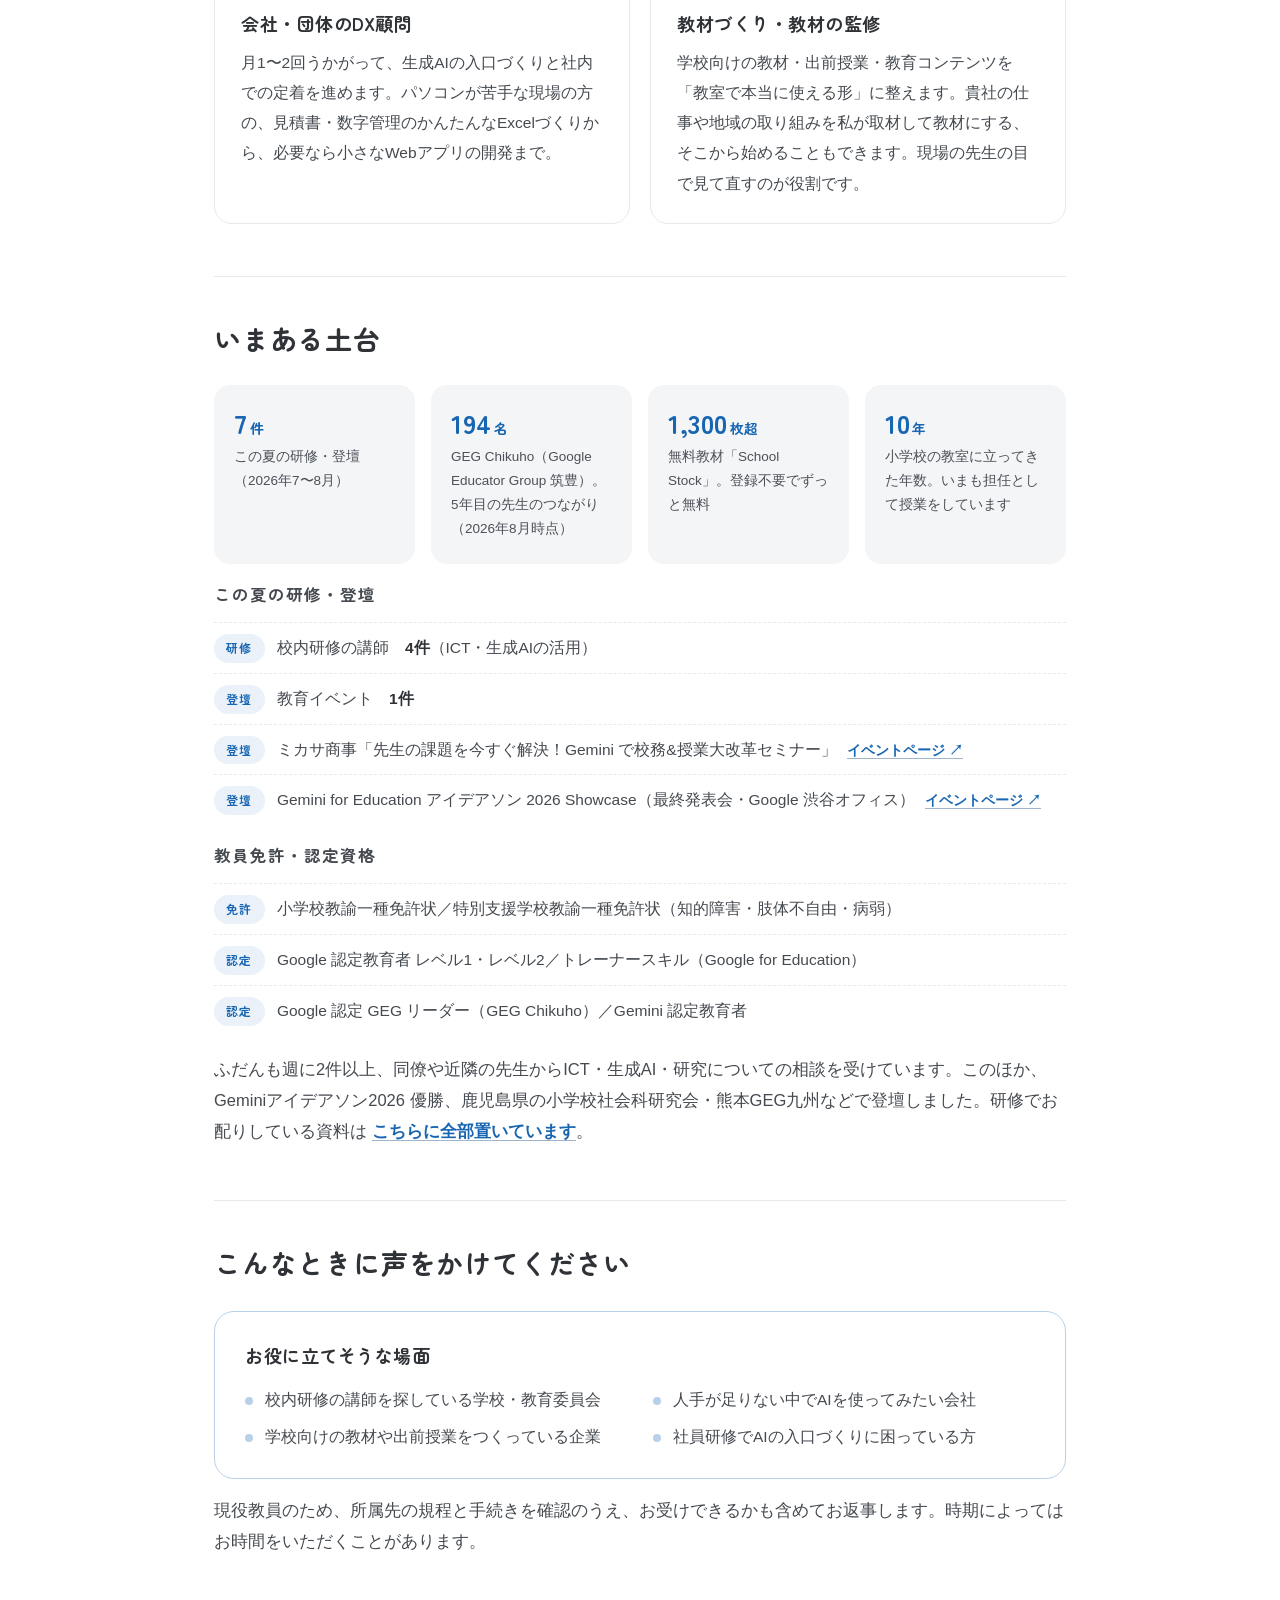
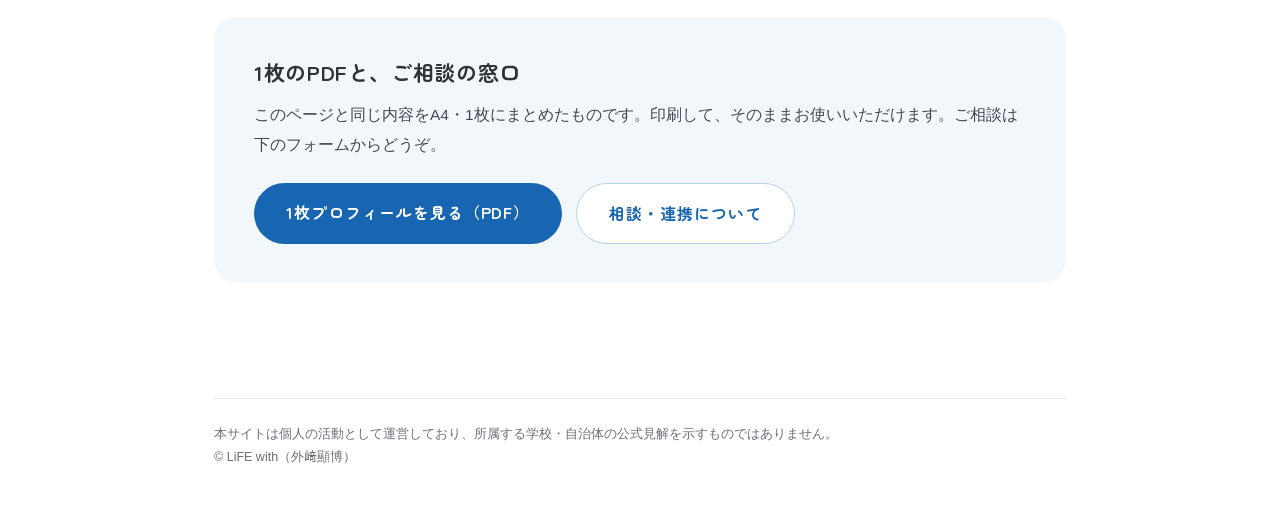
<file: profile/index.html>
<!DOCTYPE html>
<html lang="ja">
<head>
<meta charset="UTF-8">
<meta name="viewport" content="width=device-width, initial-scale=1.0, viewport-fit=cover">
<title>はじめまして｜外﨑顯博／LiFE with</title>
<meta name="description" content="新しくお会いした方へ。外﨑顯博（LiFE with）が何をしていて、何を目指しているのか、どんなことでお手伝いできるのかを1枚にまとめました。">
<meta name="robots" content="index,follow">
<meta property="og:title" content="はじめまして｜外﨑顯博／LiFE with">
<meta property="og:description" content="何をしている人か、目指していること、お手伝いできること。1枚にまとめました。">
<meta property="og:image" content="https://a-tozak.github.io/life-with/assets/og.png">
<meta property="og:type" content="profile">
<meta property="og:url" content="https://a-tozak.github.io/life-with/profile/">
<meta name="twitter:card" content="summary_large_image">
<link rel="icon" href="../assets/logo_icon.png" type="image/png">
<link rel="preconnect" href="https://fonts.googleapis.com">
<link rel="preconnect" href="https://fonts.gstatic.com" crossorigin>
<link href="https://fonts.googleapis.com/css2?family=Zen+Maru+Gothic:wght@500;700&display=swap" rel="stylesheet">
<style>
  :root{
    --paper:#ffffff; --paper2:#f4f5f7; --ink:#2f3236; --sub:#6b7076;
    --ai:#1866b2; --ai2:#12518f; --sora:#eaf1f9; --sora2:#f2f7fc;
    --mizu:#b9d1e8; --karashi:#6f94bd; --line:#e7e9ec; --max:900px;
  }
  *{ margin:0; padding:0; box-sizing:border-box; }
  picture{ display:block; }
  html{ scroll-behavior:smooth; scroll-padding-top:82px; }
  body{ font-family:"Hiragino Kaku Gothic ProN","Hiragino Sans","Noto Sans JP",sans-serif;
        color:var(--ink); background:var(--paper); line-height:1.95; font-size:17px;
        -webkit-font-smoothing:antialiased; overflow-x:clip; }
  img{ max-width:100%; display:block; }
  a{ color:inherit; }
  .wrap{ max-width:var(--max); margin:0 auto; padding:0 24px; }
  header{ position:sticky; top:0; z-index:100; background:#fff; border-bottom:1px solid var(--line); }
  .hd{ max-width:var(--max); margin:0 auto; padding:0 24px; height:70px;
       display:flex; align-items:center; justify-content:space-between; gap:14px; }
  .brand img{ height:48px; width:auto; }
  .back{ font-size:14.5px; color:#454a50; text-decoration:none; white-space:nowrap; }
  .back:hover{ color:var(--ink); }
  main{ padding:60px 0 80px; }
  .kick{ font-family:"Zen Maru Gothic",sans-serif; font-size:13.5px; letter-spacing:.3em;
         color:var(--ai); font-weight:700; }
  .kick::after{ content:""; display:inline-block; width:26px; height:2px; border-radius:2px;
                background:var(--mizu); vertical-align:middle; margin-left:12px; }
  h1{ font-family:"Zen Maru Gothic",sans-serif; font-weight:700;
      font-size:clamp(26px,3.4vw,36px); letter-spacing:.04em; line-height:1.65; margin-top:4px; }
  .lead{ color:#454a50; margin-top:16px; font-size:16.5px; }
  .note{ font-size:13.5px; color:var(--sub); line-height:1.9; }
  .tl{ color:var(--ai); font-weight:600; text-decoration:none;
       border-bottom:1px solid rgba(42,91,143,.45); }
  .tl:hover{ opacity:.75; }
  .btn{ display:inline-block; text-decoration:none; font-size:16px; font-weight:700;
        font-family:"Zen Maru Gothic",sans-serif; letter-spacing:.06em;
        padding:14px 32px; border-radius:999px; background:var(--ai); color:#fff; }
  .btn:hover{ background:var(--ai2); }
  .btn-line{ background:#fff; color:var(--ai); border:1.5px solid var(--mizu); }
  .btn-line:hover{ background:var(--sora2); }

  /* 名刺ブロック */
  .card-me{ margin-top:34px; background:var(--sora2); border-radius:22px;
            padding:30px 34px; display:grid; grid-template-columns:120px 1fr; gap:26px; align-items:center; }
  .card-me .ph img{ width:120px; height:120px; object-fit:cover; border-radius:50%; }
  .pn{ font-family:"Zen Maru Gothic",sans-serif; font-weight:700; font-size:23px; letter-spacing:.05em; }
  .pn small{ font-size:14px; font-weight:500; color:var(--sub); margin-left:10px; letter-spacing:.08em; }
  .pr{ font-size:15px; color:#454a50; margin-top:6px; }

  section.blk{ margin-top:52px; border-top:1px solid var(--line); padding-top:40px; }
  h2{ font-family:"Zen Maru Gothic",sans-serif; font-weight:700;
      font-size:clamp(21px,2.4vw,27px); letter-spacing:.03em; line-height:1.65; }
  .blk p{ margin-top:14px; font-size:16.5px; color:#454a50; }
  .blk p b{ color:var(--ink); }

  /* できること */
  .cards{ display:grid; grid-template-columns:1fr 1fr; gap:20px; margin-top:24px; }
  .c{ border:1px solid var(--line); border-radius:18px; padding:24px 26px; background:#fff; }
  .c .n{ font-family:"Zen Maru Gothic",sans-serif; font-size:12.5px; letter-spacing:.16em;
         color:var(--karashi); font-weight:700; }
  .c h3{ font-family:"Zen Maru Gothic",sans-serif; font-weight:700; font-size:18px;
         letter-spacing:.03em; margin:6px 0 10px; line-height:1.6; }
  .c p{ font-size:15.5px; color:#454a50; margin:0; }

  /* 数字 */
  .nums{ display:grid; grid-template-columns:repeat(4,1fr); gap:16px; margin-top:24px; }
  .num{ background:var(--paper2); border-radius:16px; padding:20px 20px 22px; }
  .num .v{ font-family:"Zen Maru Gothic",sans-serif; font-weight:700; font-size:27px;
           color:var(--ai); letter-spacing:.02em; line-height:1.3; }
  .num .v small{ font-size:14px; margin-left:2px; }
  .num .t{ font-size:13.5px; color:#4b5158; line-height:1.8; margin-top:4px; }

  /* この夏の研修・登壇 */
  .toc-head{ font-family:"Zen Maru Gothic",sans-serif; font-weight:700; font-size:16px;
             margin:32px 0 0; letter-spacing:.06em; }
  .sum{ list-style:none; margin-top:12px; }
  .sum li{ font-size:15.5px; color:#454a50; line-height:1.9; padding:10px 0;
           border-top:1px dashed var(--line); display:flex; gap:12px; align-items:baseline; }
  .sum li .tl{ margin-left:10px; font-size:14px; white-space:nowrap; }
  .sum li b{ color:var(--ink); }
  .sum .lb{ flex:0 0 auto; font-family:"Zen Maru Gothic",sans-serif; font-size:12px; font-weight:700;
            letter-spacing:.12em; color:var(--ai); background:var(--sora); border-radius:999px;
            padding:3px 12px; }

  /* 声かけ */
  .callto{ margin-top:26px; border:1.5px solid var(--mizu); border-radius:20px; padding:26px 30px; }
  .callto h3{ font-family:"Zen Maru Gothic",sans-serif; font-weight:700; font-size:18px;
              letter-spacing:.03em; margin-bottom:12px; }
  .callto ul{ list-style:none; display:grid; grid-template-columns:1fr 1fr; gap:6px 26px; }
  .callto li{ font-size:15.5px; color:#454a50; padding-left:20px; position:relative; }
  .callto li::before{ content:""; position:absolute; left:0; top:12px;
                      width:8px; height:8px; border-radius:50%; background:var(--mizu); }

  .ask{ margin-top:60px; background:var(--sora2); border-radius:22px; padding:38px 40px; }
  .ask h2{ font-size:21px; }
  .ask p{ font-size:15.5px; color:#454a50; margin-top:10px; }
  .btns{ margin-top:22px; display:flex; gap:14px; flex-wrap:wrap; }

  footer{ padding:36px 0 40px; }
  .fc{ font-size:12.5px; color:var(--sub); border-top:1px solid var(--line);
       padding-top:24px; line-height:1.9; }

  @media (max-width:760px){
    .cards{ grid-template-columns:1fr; }
    .nums{ grid-template-columns:1fr 1fr; }
    .callto ul{ grid-template-columns:1fr; }
    .card-me{ grid-template-columns:1fr; text-align:center; justify-items:center; padding:28px 24px; }
    .card-me .ph img{ width:104px; height:104px; }
  }
  @media (max-width:600px){
    html{ scroll-padding-top:68px; }
    body{ font-size:16.5px; }
    .hd{ height:58px; padding:0 20px; }
    .brand img{ height:40px; }
    main{ padding:44px 0 64px; }
    .ask,.callto{ padding:28px 24px; border-radius:18px; }
    .c{ padding:22px 22px; }
  }
</style>
</head>
<body>

<header>
  <div class="hd">
    <a class="brand" href="../" aria-label="LiFE with トップへ">
      <img src="../assets/logo.png" alt="LiFE with">
    </a>
    <a class="back" href="../">← トップへ戻る</a>
  </div>
</header>

<main>
  <div class="wrap">
    <span class="kick">Profile</span>
    <h1>はじめまして。外﨑顯博と申します。</h1>
    <p class="lead">お会いした方に、私が何をしていて、何を目指しているのか、どんなことでお手伝いできるのかをまとめました。読むのに3分ほどです。同じ内容をA4・1枚のPDFにもしていますので、印刷して手元に置いていただいても構いません。</p>

    <div class="card-me">
      <div class="ph"><img src="../assets/author.jpg" alt="外﨑顯博の写真"></div>
      <div>
        <div class="pn">外﨑 顯博<small>とざき あきひろ</small></div>
        <p class="pr">福岡県飯塚市・公立小学校教員（ICT教育担当／研究主任）<br>GEG Chikuho 共同リーダー ／ LiFE with（個人プロジェクト）</p>
      </div>
    </div>

    <section class="blk">
      <h2>何をしている人か</h2>
      <p>いまも教室で授業をしている現役の教員です。そのかたわらで5年以上、先生方に向けたICT・生成AIの研修と伴走支援、教材づくりの手伝いをしてきました。<b>道具を入れるだけでは、すぐに使われなくなってしまうことが多いです。</b>せっかくコストをかけて導入しても、もったいないことになっているという話を、いろんなところで聞いてきました。その学校のやり方に合わせて一緒に組み立て、使えるようになるまで付き合うところが私の仕事です。</p>
    </section>

    <section class="blk">
      <h2>目指していること</h2>
      <p>先生が忙しすぎて、子どもと向き合う時間が削られていくのを何度も見てきました。<b>人手が足りないままでも回るしくみをつくって、空いた分を人を育てることに使いたい。</b>これは学校だけの話ではなく、人が足りないまま踏ん張っている会社でも同じだと思っています。</p>
    </section>

    <section class="blk">
      <h2>お手伝いできること</h2>
      <div class="cards">
        <div class="c">
          <span class="n">01</span>
          <h3>先生向けの研修</h3>
          <p>ICT・生成AIの校内研修。事例を幅で見せて、明日の教室で試せる形にして持ち帰ってもらいます。中身はすべてWebページに残すので、翌日から手順に戻れます。</p>
        </div>
        <div class="c">
          <span class="n">02</span>
          <h3>学校・教育委員会の働き方改革</h3>
          <p>校務のAI化、在校時間の測定から報告書まで。計画を書くだけでなく、私が授業を受け持って、先生が手を動かせる時間をその場で作るところまでやります。</p>
        </div>
        <div class="c">
          <span class="n">03</span>
          <h3>会社・団体のDX顧問</h3>
          <p>月1〜2回うかがって、生成AIの入口づくりと社内での定着を進めます。パソコンが苦手な現場の方の、見積書・数字管理のかんたんなExcelづくりから、必要なら小さなWebアプリの開発まで。</p>
        </div>
        <div class="c">
          <span class="n">04</span>
          <h3>教材づくり・教材の監修</h3>
          <p>学校向けの教材・出前授業・教育コンテンツを「教室で本当に使える形」に整えます。貴社の仕事や地域の取り組みを私が取材して教材にする、そこから始めることもできます。現場の先生の目で見て直すのが役割です。</p>
        </div>
      </div>
    </section>

    <section class="blk">
      <h2>いまある土台</h2>
      <div class="nums">
        <div class="num">
          <div class="v">7<small>件</small></div>
          <div class="t">この夏の研修・登壇（2026年7〜8月）</div>
        </div>
        <div class="num">
          <div class="v">194<small>名</small></div>
          <div class="t">GEG Chikuho（Google Educator Group 筑豊）。5年目の先生のつながり（2026年8月時点）</div>
        </div>
        <div class="num">
          <div class="v">1,300<small>枚超</small></div>
          <div class="t">無料教材「School Stock」。登録不要でずっと無料</div>
        </div>
        <div class="num">
          <div class="v">10<small>年</small></div>
          <div class="t">小学校の教室に立ってきた年数。いまも担任として授業をしています</div>
        </div>
      </div>

      <p class="toc-head">この夏の研修・登壇</p>
      <ul class="sum">
        <li><span class="lb">研修</span><span>校内研修の講師　<b>4件</b>（ICT・生成AIの活用）</span></li>
        <li><span class="lb">登壇</span><span>教育イベント　<b>1件</b></span></li>
        <li><span class="lb">登壇</span><span>ミカサ商事「先生の課題を今すぐ解決！Gemini で校務&amp;授業大改革セミナー」<a class="tl" href="https://www.mikasa.ne.jp/gemini_school-upd-2026/" target="_blank" rel="noopener">イベントページ ↗</a></span></li>
        <li><span class="lb">登壇</span><span>Gemini for Education アイデアソン 2026 Showcase（最終発表会・Google 渋谷オフィス）<a class="tl" href="https://rsvp.withgoogle.com/events/gemini-ideathon2026_showcase" target="_blank" rel="noopener">イベントページ ↗</a></span></li>
      </ul>

      <p class="toc-head">教員免許・認定資格</p>
      <ul class="sum">
        <li><span class="lb">免許</span><span>小学校教諭一種免許状／特別支援学校教諭一種免許状（知的障害・肢体不自由・病弱）</span></li>
        <li><span class="lb">認定</span><span>Google 認定教育者 レベル1・レベル2／トレーナースキル（Google for Education）</span></li>
        <li><span class="lb">認定</span><span>Google 認定 GEG リーダー（GEG Chikuho）／Gemini 認定教育者</span></li>
      </ul>

      <p class="note" style="margin-top:18px;">ふだんも週に2件以上、同僚や近隣の先生からICT・生成AI・研究についての相談を受けています。このほか、Geminiアイデアソン2026 優勝、鹿児島県の小学校社会科研究会・熊本GEG九州などで登壇しました。研修でお配りしている資料は <a class="tl" href="../shiryo/">こちらに全部置いています</a>。</p>
    </section>

    <section class="blk">
      <h2>こんなときに声をかけてください</h2>
      <div class="callto">
        <h3>お役に立てそうな場面</h3>
        <ul>
          <li>校内研修の講師を探している学校・教育委員会</li>
          <li>人手が足りない中でAIを使ってみたい会社</li>
          <li>学校向けの教材や出前授業をつくっている企業</li>
          <li>社員研修でAIの入口づくりに困っている方</li>
        </ul>
      </div>
      <p class="note" style="margin-top:16px;">現役教員のため、所属先の規程と手続きを確認のうえ、お受けできるかも含めてお返事します。時期によってはお時間をいただくことがあります。</p>
    </section>

    <div class="ask">
      <h2>1枚のPDFと、ご相談の窓口</h2>
      <p>このページと同じ内容をA4・1枚にまとめたものです。印刷して、そのままお使いいただけます。ご相談は下のフォームからどうぞ。</p>
      <div class="btns">
        <a class="btn" href="../assets/profile/lifewith-profile.pdf" target="_blank" rel="noopener">1枚プロフィールを見る（PDF）</a>
        <a class="btn btn-line" href="../#contact">相談・連携について</a>
      </div>
    </div>
  </div>
</main>

<footer>
  <div class="wrap">
    <div class="fc">本サイトは個人の活動として運営しており、所属する学校・自治体の公式見解を示すものではありません。<br>© LiFE with（外﨑顯博）</div>
  </div>
</footer>

</body>
</html>
</file>
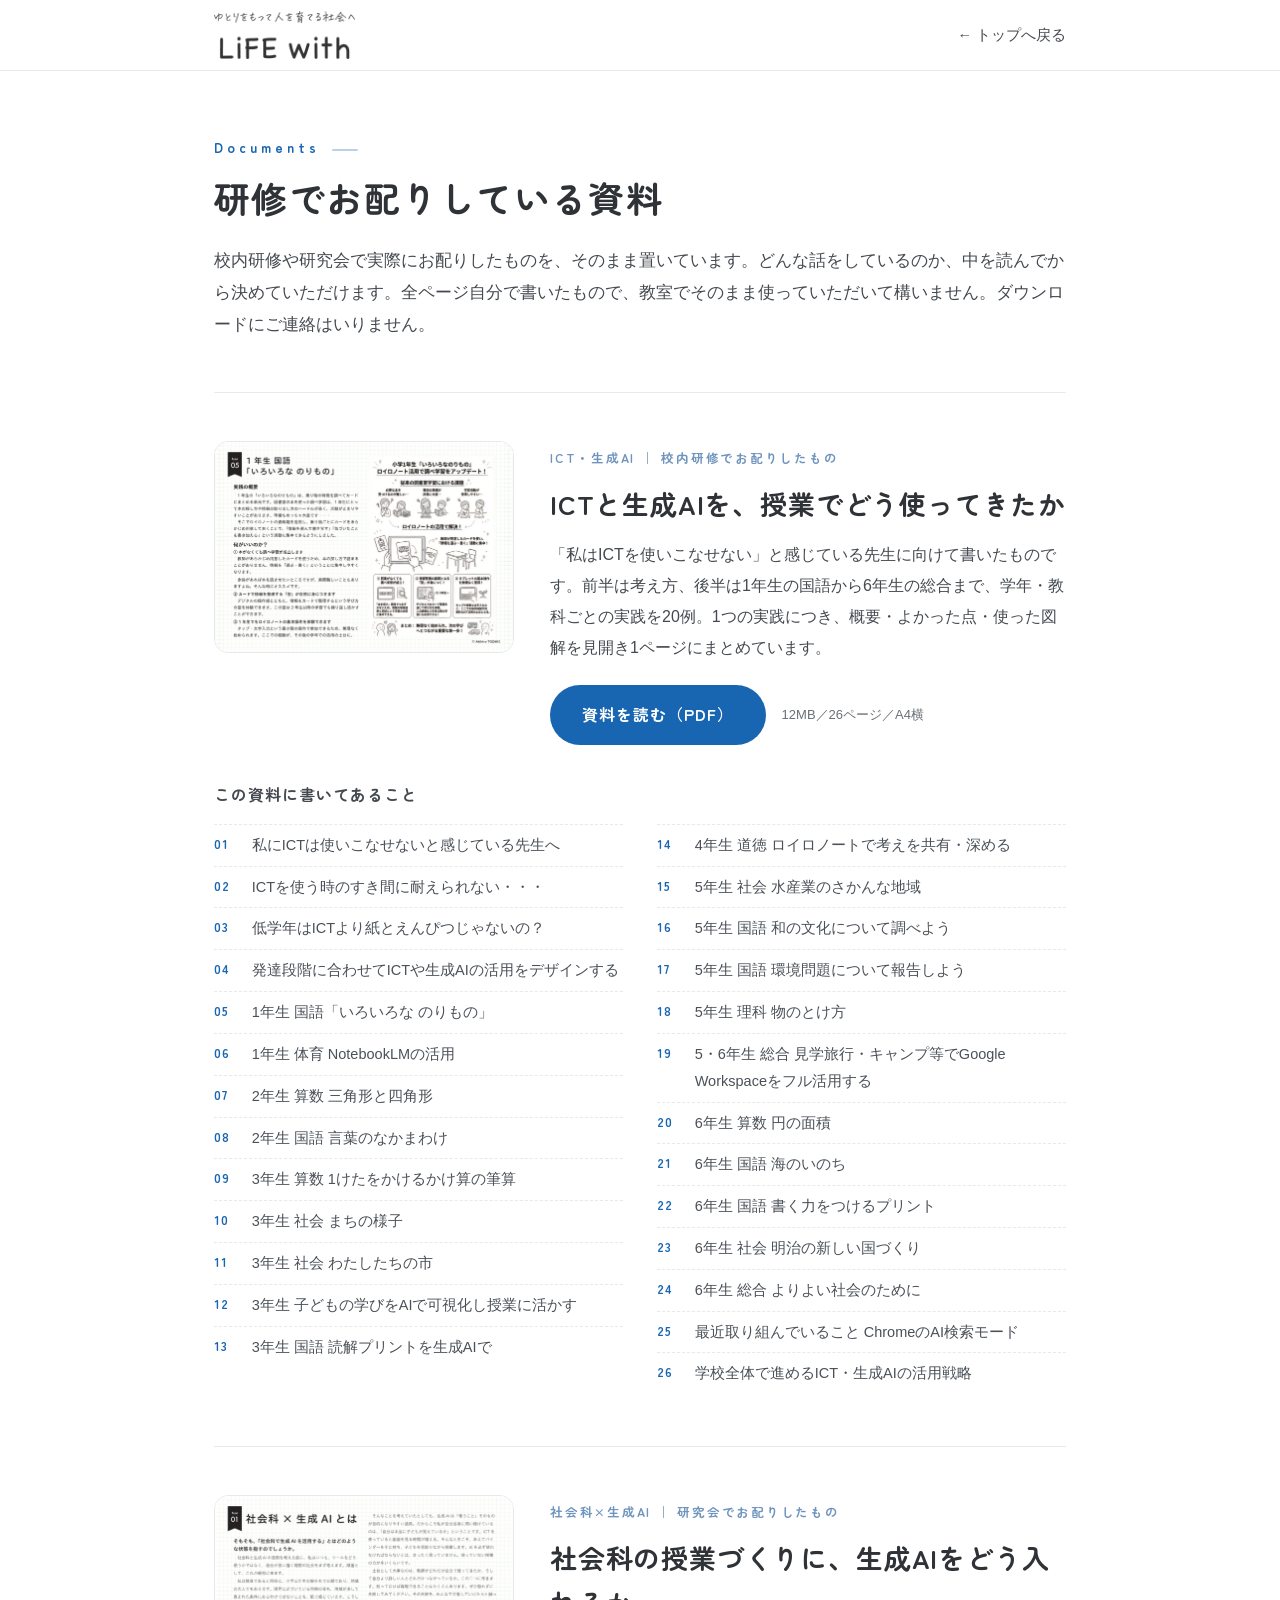
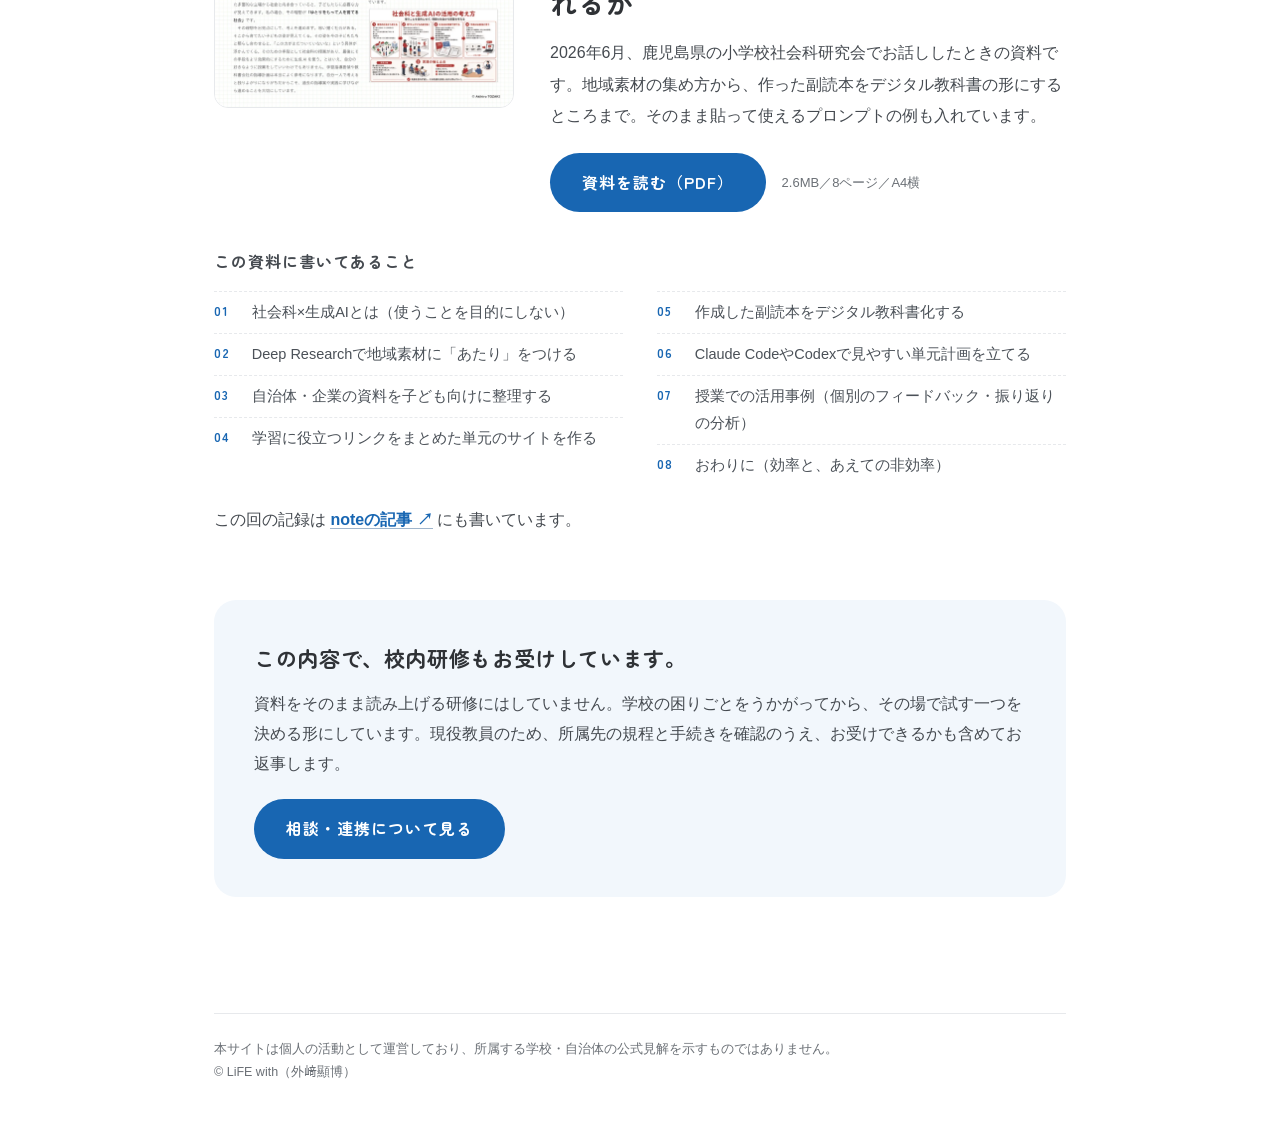
<file: shiryo/index.html>
<!DOCTYPE html>
<html lang="ja">
<head>
<meta charset="UTF-8">
<meta name="viewport" content="width=device-width, initial-scale=1.0, viewport-fit=cover">
<title>研修資料 ── LiFE with</title>
<meta name="description" content="校内研修や研究会で実際にお配りしたLiFE with（外﨑顯博）の資料です。ICT・生成AIの授業実践20例、社会科×生成AIの授業づくり。全ページの目次つき・無料。">
<meta name="robots" content="index,follow">
<meta property="og:title" content="研修資料 ── LiFE with">
<meta property="og:description" content="校内研修や研究会でお配りした資料を、そのまま公開しています。">
<meta property="og:image" content="https://a-tozak.github.io/life-with/assets/og.png">
<meta property="og:type" content="article">
<meta property="og:url" content="https://a-tozak.github.io/life-with/shiryo/">
<meta name="twitter:card" content="summary_large_image">
<link rel="icon" href="../assets/logo_icon.png" type="image/png">
<link rel="preconnect" href="https://fonts.googleapis.com">
<link rel="preconnect" href="https://fonts.gstatic.com" crossorigin>
<link href="https://fonts.googleapis.com/css2?family=Zen+Maru+Gothic:wght@500;700&display=swap" rel="stylesheet">
<style>
  :root{
    --paper:#ffffff; --paper2:#f4f5f7; --ink:#2f3236; --sub:#6b7076;
    --ai:#1866b2; --ai2:#12518f; --sora:#eaf1f9; --sora2:#f2f7fc;
    --mizu:#b9d1e8; --karashi:#6f94bd; --line:#e7e9ec; --max:900px;
  }
  *{ margin:0; padding:0; box-sizing:border-box; }
  picture{ display:block; }
  html{ scroll-behavior:smooth; scroll-padding-top:82px; }
  body{ font-family:"Hiragino Kaku Gothic ProN","Hiragino Sans","Noto Sans JP",sans-serif;
        color:var(--ink); background:var(--paper); line-height:1.95; font-size:17px;
        -webkit-font-smoothing:antialiased; overflow-x:clip; }
  img{ max-width:100%; display:block; }
  a{ color:inherit; }
  .wrap{ max-width:var(--max); margin:0 auto; padding:0 24px; }
  header{ position:sticky; top:0; z-index:100; background:#fff; border-bottom:1px solid var(--line); }
  .hd{ max-width:var(--max); margin:0 auto; padding:0 24px; height:70px;
       display:flex; align-items:center; justify-content:space-between; gap:14px; }
  .brand img{ height:48px; width:auto; }
  .back{ font-size:14.5px; color:#454a50; text-decoration:none; white-space:nowrap; }
  .back:hover{ color:var(--ink); }
  main{ padding:60px 0 80px; }
  .kick{ font-family:"Zen Maru Gothic",sans-serif; font-size:13.5px; letter-spacing:.3em;
         color:var(--ai); font-weight:700; }
  .kick::after{ content:""; display:inline-block; width:26px; height:2px; border-radius:2px;
                background:var(--mizu); vertical-align:middle; margin-left:12px; }
  h1{ font-family:"Zen Maru Gothic",sans-serif; font-weight:700;
      font-size:clamp(26px,3.4vw,36px); letter-spacing:.04em; line-height:1.65; margin-top:4px; }
  .lead{ color:#454a50; margin-top:16px; font-size:16.5px; }
  .note{ font-size:13.5px; color:var(--sub); line-height:1.9; }
  .tl{ color:var(--ai); font-weight:600; text-decoration:none;
       border-bottom:1px solid rgba(42,91,143,.45); }
  .tl:hover{ opacity:.75; }
  .btn{ display:inline-block; text-decoration:none; font-size:16px; font-weight:700;
        font-family:"Zen Maru Gothic",sans-serif; letter-spacing:.06em;
        padding:14px 32px; border-radius:999px; background:var(--ai); color:#fff; }
  .btn:hover{ background:var(--ai2); }

  .doc{ margin-top:52px; border-top:1px solid var(--line); padding-top:48px; }
  .doc-head{ display:grid; grid-template-columns:300px 1fr; gap:36px; align-items:start; }
  .doc-shot{ border:1px solid var(--line); border-radius:14px; overflow:hidden; background:var(--sora2); }
  .meta{ font-family:"Zen Maru Gothic",sans-serif; font-size:12.5px; letter-spacing:.14em;
         color:var(--karashi); font-weight:700; }
  .doc h2{ font-family:"Zen Maru Gothic",sans-serif; font-weight:700; font-size:clamp(21px,2.4vw,27px);
           letter-spacing:.03em; line-height:1.65; margin:8px 0 12px; }
  .doc p{ font-size:16px; color:#454a50; }
  .foot{ margin-top:22px; display:flex; align-items:center; gap:16px; flex-wrap:wrap; }
  .size{ font-size:13px; color:var(--sub); }

  .toc-head{ font-family:"Zen Maru Gothic",sans-serif; font-weight:700; font-size:16px;
             margin:34px 0 0; letter-spacing:.06em; }
  .toc{ list-style:none; margin-top:14px; columns:2; column-gap:34px; }
  .toc li{ font-size:14.5px; color:#4b5158; line-height:1.85; padding:7px 0 7px 2.6em;
           position:relative; break-inside:avoid; border-top:1px dashed var(--line); }
  .toc li .n{ position:absolute; left:0; top:7px; font-family:"Zen Maru Gothic",sans-serif;
              font-weight:700; font-size:12.5px; color:var(--ai); letter-spacing:.06em; }

  .ask{ margin-top:64px; background:var(--sora2); border-radius:22px; padding:38px 40px; }
  .ask h2{ font-family:"Zen Maru Gothic",sans-serif; font-weight:700; font-size:21px; letter-spacing:.03em; }
  .ask p{ font-size:15.5px; color:#454a50; margin-top:10px; }
  .ask .btn{ margin-top:20px; }

  footer{ padding:36px 0 40px; }
  .fc{ font-size:12.5px; color:var(--sub); border-top:1px solid var(--line);
       padding-top:24px; line-height:1.9; }

  @media (max-width:760px){
    .doc-head{ grid-template-columns:1fr; gap:22px; }
    .doc-shot{ max-width:340px; }
    .toc{ columns:1; }
  }
  @media (max-width:600px){
    html{ scroll-padding-top:68px; }
    body{ font-size:16.5px; }
    .hd{ height:58px; padding:0 20px; }
    .brand img{ height:40px; }
    main{ padding:44px 0 64px; }
    .ask{ padding:30px 24px; border-radius:18px; }
  }
</style>
</head>
<body>

<header>
  <div class="hd">
    <a class="brand" href="../" aria-label="LiFE with トップへ">
      <img src="../assets/logo.png" alt="LiFE with">
    </a>
    <a class="back" href="../">← トップへ戻る</a>
  </div>
</header>

<main>
  <div class="wrap">
    <span class="kick">Documents</span>
    <h1>研修でお配りしている資料</h1>
    <p class="lead">校内研修や研究会で実際にお配りしたものを、そのまま置いています。どんな話をしているのか、中を読んでから決めていただけます。全ページ自分で書いたもので、教室でそのまま使っていただいて構いません。ダウンロードにご連絡はいりません。</p>

    <!-- ── 資料1：ICT・生成AI ── -->
    <section class="doc" id="ict">
      <div class="doc-head">
        <div class="doc-shot">
          <picture><source type="image/webp" srcset="../assets/shiryo/thumb_ict.webp"><img src="../assets/shiryo/thumb_ict.png" alt="資料の紙面。1年生国語「いろいろなのりもの」でロイロノートを使った調べ学習の見開き"></picture>
        </div>
        <div>
          <span class="meta">ICT・生成AI ｜ 校内研修でお配りしたもの</span>
          <h2>ICTと生成AIを、授業でどう使ってきたか</h2>
          <p>「私はICTを使いこなせない」と感じている先生に向けて書いたものです。前半は考え方、後半は1年生の国語から6年生の総合まで、学年・教科ごとの実践を20例。1つの実践につき、概要・よかった点・使った図解を見開き1ページにまとめています。</p>
          <div class="foot">
            <a class="btn" href="../assets/shiryo/kenshu-ict-seiseiai.pdf" target="_blank" rel="noopener">資料を読む（PDF）</a>
            <span class="size">12MB／26ページ／A4横</span>
          </div>
        </div>
      </div>
      <p class="toc-head">この資料に書いてあること</p>
      <ul class="toc">
        <li><span class="n">01</span>私にICTは使いこなせないと感じている先生へ</li>
        <li><span class="n">02</span>ICTを使う時のすき間に耐えられない・・・</li>
        <li><span class="n">03</span>低学年はICTより紙とえんぴつじゃないの？</li>
        <li><span class="n">04</span>発達段階に合わせてICTや生成AIの活用をデザインする</li>
        <li><span class="n">05</span>1年生 国語「いろいろな のりもの」</li>
        <li><span class="n">06</span>1年生 体育 NotebookLMの活用</li>
        <li><span class="n">07</span>2年生 算数 三角形と四角形</li>
        <li><span class="n">08</span>2年生 国語 言葉のなかまわけ</li>
        <li><span class="n">09</span>3年生 算数 1けたをかけるかけ算の筆算</li>
        <li><span class="n">10</span>3年生 社会 まちの様子</li>
        <li><span class="n">11</span>3年生 社会 わたしたちの市</li>
        <li><span class="n">12</span>3年生 子どもの学びをAIで可視化し授業に活かす</li>
        <li><span class="n">13</span>3年生 国語 読解プリントを生成AIで</li>
        <li><span class="n">14</span>4年生 道徳 ロイロノートで考えを共有・深める</li>
        <li><span class="n">15</span>5年生 社会 水産業のさかんな地域</li>
        <li><span class="n">16</span>5年生 国語 和の文化について調べよう</li>
        <li><span class="n">17</span>5年生 国語 環境問題について報告しよう</li>
        <li><span class="n">18</span>5年生 理科 物のとけ方</li>
        <li><span class="n">19</span>5・6年生 総合 見学旅行・キャンプ等でGoogle Workspaceをフル活用する</li>
        <li><span class="n">20</span>6年生 算数 円の面積</li>
        <li><span class="n">21</span>6年生 国語 海のいのち</li>
        <li><span class="n">22</span>6年生 国語 書く力をつけるプリント</li>
        <li><span class="n">23</span>6年生 社会 明治の新しい国づくり</li>
        <li><span class="n">24</span>6年生 総合 よりよい社会のために</li>
        <li><span class="n">25</span>最近取り組んでいること ChromeのAI検索モード</li>
        <li><span class="n">26</span>学校全体で進めるICT・生成AIの活用戦略</li>
      </ul>
    </section>

    <!-- ── 資料2：社会科×生成AI ── -->
    <section class="doc" id="shakaika">
      <div class="doc-head">
        <div class="doc-shot">
          <picture><source type="image/webp" srcset="../assets/shiryo/thumb_shakaika.webp"><img src="../assets/shiryo/thumb_shakaika.png" alt="資料の紙面。社会科と生成AIの活用の考え方を5段階で示した見開き"></picture>
        </div>
        <div>
          <span class="meta">社会科×生成AI ｜ 研究会でお配りしたもの</span>
          <h2>社会科の授業づくりに、生成AIをどう入れるか</h2>
          <p>2026年6月、鹿児島県の小学校社会科研究会でお話ししたときの資料です。地域素材の集め方から、作った副読本をデジタル教科書の形にするところまで。そのまま貼って使えるプロンプトの例も入れています。</p>
          <div class="foot">
            <a class="btn" href="../assets/shiryo/kenshu-shakaika-seiseiai.pdf" target="_blank" rel="noopener">資料を読む（PDF）</a>
            <span class="size">2.6MB／8ページ／A4横</span>
          </div>
        </div>
      </div>
      <p class="toc-head">この資料に書いてあること</p>
      <ul class="toc">
        <li><span class="n">01</span>社会科×生成AIとは（使うことを目的にしない）</li>
        <li><span class="n">02</span>Deep Researchで地域素材に「あたり」をつける</li>
        <li><span class="n">03</span>自治体・企業の資料を子ども向けに整理する</li>
        <li><span class="n">04</span>学習に役立つリンクをまとめた単元のサイトを作る</li>
        <li><span class="n">05</span>作成した副読本をデジタル教科書化する</li>
        <li><span class="n">06</span>Claude CodeやCodexで見やすい単元計画を立てる</li>
        <li><span class="n">07</span>授業での活用事例（個別のフィードバック・振り返りの分析）</li>
        <li><span class="n">08</span>おわりに（効率と、あえての非効率）</li>
      </ul>
      <p class="note" style="margin-top:20px;">この回の記録は <a class="tl" href="https://note.com/tozaki_edu/n/n664d3a76011d" target="_blank" rel="noopener">noteの記事 ↗</a> にも書いています。</p>
    </section>

    <div class="ask">
      <h2>この内容で、校内研修もお受けしています。</h2>
      <p>資料をそのまま読み上げる研修にはしていません。学校の困りごとをうかがってから、その場で試す一つを決める形にしています。現役教員のため、所属先の規程と手続きを確認のうえ、お受けできるかも含めてお返事します。</p>
      <a class="btn" href="../#contact">相談・連携について見る</a>
    </div>
  </div>
</main>

<footer>
  <div class="wrap">
    <div class="fc">本サイトは個人の活動として運営しており、所属する学校・自治体の公式見解を示すものではありません。<br>© LiFE with（外﨑顯博）</div>
  </div>
</footer>

</body>
</html>
</file>
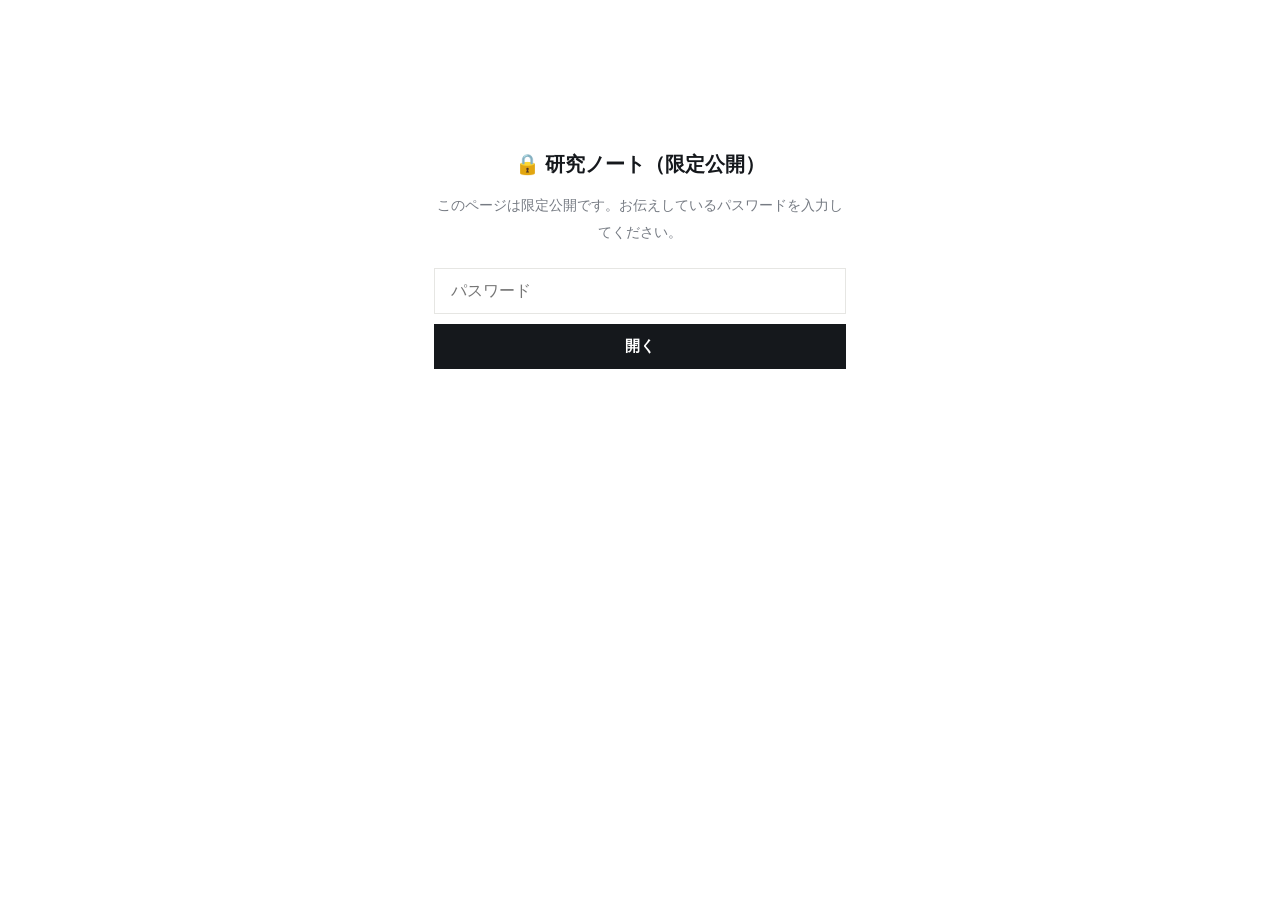
<file: article/keitohyo/index.html>
<!DOCTYPE html>
<html lang="ja">
<head>
<meta charset="UTF-8">
<meta name="viewport" content="width=device-width, initial-scale=1.0">
<meta name="robots" content="noindex, nofollow">
<title>研究ノート（限定公開）｜LiFE with</title>
<style>
:root { --ink:#15181c; --paper:#fff; --wash:#f6f6f4; --line:#e6e6e3; --sub:#767b83; --accent:#2b5fd9; }
* { margin:0; padding:0; box-sizing:border-box; }
body { font-family:"Hiragino Sans","Hiragino Kaku Gothic ProN",sans-serif; color:var(--ink); background:var(--paper); line-height:2; font-feature-settings:"palt"; }
.gate { max-width:460px; margin:16vh auto 0; padding:0 24px; text-align:center; }
.gate h1 { font-size:20px; margin-bottom:8px; }
.gate p { font-size:13.5px; color:var(--sub); margin-bottom:22px; }
.gate input { width:100%; padding:13px 16px; font-size:16px; border:1px solid var(--line); font-family:inherit; }
.gate button { width:100%; margin-top:10px; padding:13px; font-size:15px; font-weight:700; background:var(--ink); color:#fff; border:none; cursor:pointer; font-family:inherit; }
.gate button:hover { background:var(--accent); }
.gate .err { color:#b3543c; font-size:13px; margin-top:10px; min-height:1.5em; }
#content { display:none; max-width:780px; margin:0 auto; padding:48px 24px 90px; }
#content .kicker { font-size:12px; letter-spacing:.18em; color:var(--sub); font-weight:600; }
#content h1 { font-size:26px; line-height:1.6; margin:8px 0 14px; }
#content h2 { font-size:19px; margin:44px 0 10px; padding-top:18px; border-top:1px solid var(--line); }
#content .lead { background:var(--wash); padding:18px 22px; font-size:15px; }
#content ol, #content ul { margin:10px 0 10px 1.4em; }
#content li { margin:6px 0; font-size:15px; }
#content ul.refs li { font-size:13.5px; }
#content a { color:var(--accent); text-decoration:none; }
#content a:hover { text-decoration:underline; }
#content .dlbox { border:2px solid var(--ink); padding:16px 20px; font-size:16px; font-weight:700; margin:14px 0; }
#content ul.files { list-style:none; margin-left:0; }
#content ul.files li { padding-left:1.3em; text-indent:-1.3em; font-size:14px; }
#content ul.files li::before { content:"・"; }
#content .foot { color:var(--sub); font-size:12.5px; margin-top:40px; border-top:1px solid var(--line); padding-top:14px; }
</style>
</head>
<body>
<div class="gate" id="gate">
  <h1>🔒 研究ノート（限定公開）</h1>
  <p>このページは限定公開です。お伝えしているパスワードを入力してください。</p>
  <input type="password" id="pw" placeholder="パスワード" autocomplete="off">
  <button onclick="unlock()">開く</button>
  <div class="err" id="err"></div>
</div>
<div id="content"></div>
<script>
const P = {"salt": "GGmc7kG+AuIgXoNEi0l+lQ==", "iv": "3pMryO/zhVIPyv8X", "ct": "rerkRsAJzsgssyB2pTMrIfv76SxZBWeAob1ABYh7Lz1ycEGWv5lq1rq7rIyvoRfnY42H5GIWaCiWkfIhqQFb9y5cHThcfFQOsZwPcLT8DPQTdIOqkArXZFL+tpv9150XBDmgUPRYD+t8qiN9dKqEO5dWAZX3SrRXvbKqfs3x1WtB5qokndKq49/dNmsadU9vJPfNnjRQ42zLNQtmd8BGJC6DRxWsra9S29mVrzemhFP01JiQRE4sVOzHmIddC7K+Ca0qNvJhimeVF/cFB39z3Dg3PYJCCOGBczTQWIq05TE/ROk0RvsEm1JmKPfuD6viEcEISZKUI36yxDEiUfEVJvwiiQwKq1og6XUkT6YRWBga6HOWrWPmMSpzQAZnYVOx0n6LEsQgZZG5ipb3shSWOt5lK19+uV0tU5zhTiVJha6vkqYxm/zrgaXhXGtO3pa/pEgwM0olWScGy+FtoYmDp6ekAD1+RefGfqAE7Rw2NSAgbswIPiuVubZR+R5rw0U/hgAffb9AZCqg/X+6QX2R1GSNpVJKwebb3Th9nqPfqvg3SHwbhQ7+nWSLp0Nitz5ArqpwZf8910IIErCDVBDc0YoUvUhAk82Jw346g8iCqT8h7M/yRFrWRkj3RXDAv9LA3+TtMYMRcG/mAfLWjYL/cmRrMDunx28bHgFPUDrpPu/lWWHnXflIG961xky4foyrgucjmHtm+9p6jWiH85xAG1fHYNx9uoIH3+iDrgpJiSQd8NZWOMN4lE268BcK2M2D4KI79hrHu9SULw7DOxM769y4BZJZl52gwk2eX4BOgB/ODZxjghuoqcFsjdiBK5cJGGWExZ7a1dE2STmd6w88QH8SIOrYaaZsTAGqaoq4RTjidnkc7uCdQ1c7QqkI4T0s8MFhNlBkcLqLciVfgzFr64yAe7rcbS7pxtg+pzDRtcQ8Z6a79bAKGifXZP2FXmYrhN0Io7FKZzVy4GFNyld0yOckNOlvoHHR1S5NKTym1CW72vXuO/+ABW1ImNWZpFobpsazDJ0NWDd29/zO93Smp5BbrKgfnmRqXerG44/nhGwxhtSUUDNLuVDFa5fJHe698p4LvPjs03aYyVX1fWygpj7mFQZeS+2nVV729w4eFcrElgI/L/TK+zyxLBXocyWGPIrq/WKX0FrIluPBX+NmS3CUz6LGyuZd0NSGVxJwfhF6qN1Van23lUvRcJPLxctFpNXeZ5M2IvIuEhYzIHRh2kfCvgYRq0Y//LN7F1BGzKAUpWc/7MjiAX8+iZ0PebZOn6QT8k+RDv+uWADrJwezQ/oaFDUNgVv7RE2rkjal7frdoTBcgTwaO14QbV4+nNLd5XjtfuVgav1081VnBkiWEzPZGx9HARrIRHcqZophdPkDq67pZ07IM/6H+/HBqklThx3OHL2hYyBWBOQNikOH8HB2lQQ8t1XyKUQ6SFxUSxvHEOKbjnDvGh0D5BSaJGj7Q9RkPVcD+LkzVjyHjIEdIXBXYK6cNXu5lsYdplTpa4kikq2P9Z8Ffb4qg27Dwq7Bti1/fW5iLfo1YnY+c1q0KYk5IqWS3ux0QArPvpnuFQ5ZGIJ7j4jr/+og5NlmIGdWy9Am1CxznmWU9ypGMOCMHimfepBS/z/aSzSZk7Rq58Y/1mHMhq+0BxG9Pp/rdgGpqhK1n77ZNqVcTcWh6/ZQ307xvueHddtbAQ6fbSpqfuiUGnnjcG1V2WPIyvQ1N7nz3tFly6ZT4XdIVH4QQKjPtilQTJKFdC4VndEaSqb55BvTfSClbaZCN4sTcNqXD8tAzxkkvAXV0jD0lWud+7T6ey3tpid4zsGHMCBniBCAfistBN2so/PAET5zKPgUyscCjfrh9r1+qKgY6QHpLS8/7bQQn5tOn9NzUnwA6YsJzu3E6yApC+k+VzNm9BVUdhUC/OZXy18ouC8ZrdrodqE/hWCrXlRZXIddHIrsee27Wgjmv431VM2L4n+znhA1ChixDt2jNuc3jxqcBkvM3GPlofk6zZABDrBXqdJdxtJp0vNSiYIpaamcGHIB5uFGmu1uTLyds/qWPYKLZVmiRsSHzot+A8JxA/VwgYOIxlnl+dSfUvIKhxkZsxZurw38HrQ6hDOhXD9L8shcky7n6Gs5PtF/IdFRRoq8iR3geqJtEtVIajZ8wmwW5oJ8lIsLLtrz082HozehBbw/UnJ/CnDFZcR4tEWJnR8BOvZ9c+X/qKbx60HXnQNOkgW6UKxf0LZSZ6KYREjAnq+yxXyblBKFuqrk/+kfKfoOMv3YxKLg/4BnFbxgL2HJN8NyBtOVpXTBm639X4/J3H5iRBvLU2avFOmzCgSIQRvVCon6PwLMhuVQfp4zjY1z6XATAhP3XDv3BtezUYb4iECcSpLs+yElakpos46KQfAVLMsf6mb/2v09TjxTb6vUmgW81Fi1kmvU9ruUpcB2B72gSyQSWWyswXJPFg2x7WE18+RaHFciDoK9102oSvtvRwfy4H52WmwJ65AWXEc3gKygGPnoA34jmAT8adVAQCZGzSHMDY/G2QgyG/UaAONvlgHsE0tRgVKKvIB2upT+OmhoWsp+upm/klBUD+o+etNB/KUde66r7cF1asgUCXgOiDBfaKivDoCw70/Kl5vIHLzKODcDhd4JAeEgPjY40n8nsz8N3WvrzWRZ+ikkTFS+mCrES5DpSDYBvI8e08SM3IglGz4xTT852Eng9hEyiNxadXGzKAr2Y57qFWwkJoCD0tkZX71DhilkBtLGG1NjTk/Fdm1FvW1GWzWRR3fOpDxgdvvTDG6FHCJGvSfOWq8fIxTH704oEQ6jEzOjX8SXFTDx74ZIdnQ392+h+vSwgbM3qvzOQdx9bFhs6vwe8AYmC0kIITcS62Weu8D4mo+auLPrKpxfjPeOweTAjjsLEnzuy9n1COMgWeyJdRs639NtwfOn8a4eHy9i6XwoD6XovSQKC8Hye/fEUhIUrtAkBrlUnUh+41kB3Iy41pTcjGk6UnBbfqM8PK3z4pQjFEP5wkk/EVAAU9Ei1JbhCfOd8fwIJyh9bCg3hZgXnuPIMdn2H83Om22qg5MwvzBsU8iR45rsAud+RIUbWYSVMOfqX6cy6vSjvxxQpstRT8BBw5/+fkWnJr4vuAU9S+nzpZ/kN/wG5dlGY9elDcGfvCTsqu1c5IEth3MLjWnDpTpnbqkjW1z/[base64]/9aZF2qiSjYlvqZSOTRvmbNJeAaWWbSSaDHsVeXfbyWHy5Q+095sqF5U5QZhEKrzlOWkyHeMLp8u+gBNhViB1ywq7FzBMVJyQ3TEr0vNsBypA9A/9f6Ul7cS14Bx52YGzjwnpbR5L1Hm+DDmjk6zWBR2sBlFfqFdSvuQndDcPZpAgEQ11nDDUBwzz9vd7YXVISCP3nFDCaFJVukib11q5wgivgi0bDGIQkR8ILN0pD9eVKJAE8F0+yNx8pdCWQU4kd08+JJQEyvP4eucb049YqX/nnJ2+ehTr4E89WGGBKUycnAjo928epjmcE6zkaxrGGpYFD6c05wJGs2xmQhQl5YJMAnJ9fHMqwKoRccSqgmavYiKObUW3iKqO9PtQodGebtc8cUPC8dXoEFcObeSRyyandk7yGMMGJNoH7bR3Q6B6J21fGuC+uT6uCr6yxxVFkdlrP/07s+8ym721HMsttGVsHHES2Avj/97FH3XGBKPsPNluP244nJaPFqxZkw8FKiUHnpFhp/Pbs8YLjAU5dkmy9QmtI6p0pSxJE8aJgqDl5rHwi1k8gbbJC4ua+tYA6ysPtckEITAvlbwsJaDekLVesW/mTpnUSednQMGBq+PIwuLnPqh80PLFqBGYcf4ccQ77RC5bbH6vZHVc5oCh9C2dGfkvfidYFAmhLC8gri4HrduP9vZwg7zhKnxeUWpQVd1tCgzqgHsBMTxpFy3Ql3WdG+lO5gQQlNxFoOjMd612FUlDUGcFxokotPYwMpmjmSjV6vOwXYJEAK1tO/Yu9CYxI3hy0AcHsjP4vC289c4zs+yDMJW6CZzW72Hj11pC71r1801A1vQjyWpEJyJWtC9BpnXESUynQPq2VH1MEjafcG+u3pKIdZ3yGJCoNUYCaHm/1vsi45Pj9PXiiy18+UTtX6tn3WEcbsCwau1/3nc2budmB0KngrggrZlalCb/6mPDdEquNEAU5VZG8x6bl4pUw+uihVCutBt6caOBdHiRtKM663lIzcWtIryrhHizXaXqnUCMyCc1EK8MpDcRaM0v77B1oOC8rqPuawUVSCPAubF9M4Y5fJdIriFRcvA2FLOTQy99RA7SAwMBa/5lJAiRg65UX8y2YiwrVm33k6YGFdF6/DhyICaFrFvtjX63CM0FOXGni3Tm+1rTm2zSkMrzqBkYwJGO5lud4WRol8YO6LHgtIHUNt574758Lf1OfXqpyKeayJCDEalSc6ZFdgIFM+ANzy2nmS9yWfIURBZ1TL0S/XYrOak0EE7nq54k20f0FoagZNJe28nIpk5pWP5PuG8vLxlsPs47m8+wrKaIq6N4gD+Vm1tWLLqJoau/Mqd0KBgW8s2O/WbZby0J5qMjITXJ4ydG2neINt0+B0Em548Jb6tm8o4Smjd5X8cheLeVQNna1UTNh+wnbmpc6mlRzpSAuekjL8EkzhE/r+0ghfYCw84/9EdUNFpzmYYxstyxNCOWRULRNXPbZWzygKIEJR7A927ZXKZ16MomvB0CoNzfEWz/aItHKsPdhOD4dSE9SDboHXD8gIkz6glOHOF2x5dGtCzXgf+HrXd0yQvg3cNmvfqMWFOPi+oNXm5M73NdxBgjaRuiH9NfommIkaMI2EhDt2yV0TR2xDWHbNOwz3fqTb46m2D1Lj0WQWjKm4/3kRPlGJzbkwaycYlQB0H7zAE6B4T7uDxm38ew+e3R833LoVLhFX+mvHSJhH5RcZEEFY54jHoKUQgV/fIQOkl49/93/+q5Px6Cm68vsVduY9MhxSnP6PLEm+bEpUkuQRtV3mMB/o0R937ybUgQlPZu/BRtG5rh1oKkbMLfqAohSm7cp7OKWlz1aIiZK0sBYvlPVk4PIv595o4aREd+aku3yAh7qdbJSQ610dnG56CyFbx3YFQ52x/6U9DA/mhyhRwqadKnjNH92jI7ZXnPXKwIt26UpTyFmcYL+q5pbGH6QIVgnyz2BzCUh+jzd/Sa5TZNj/EjIy/JKjzGPUHfvIsavQJonEpK7O61YuiFpKqSRkjK7K2jH3MKejYJnYbdVobmYvTZ2W+kIGQ/kg7UEJPBKRgS8lhbK+qesgEXz2L1RZHKbxNrOsZ3qi6vRoOCCem/K3yiY4gHyDbLsO1p/Uvk4c9ieJwuAiwWSISYZoch9zEEZYZ3S485UJ4XeoI5ZgC1SF3p5kvbCGR2XORGC0HRUkpMgalp0vnMHk2vnfEgYlWllqixxRKcDAPTrD770dyMj76BdyrOE6Jzi5ARlq+I2gIXGtS0CsuMy+JkrzMk+CKfAKt2/PHcgBI2aAIU3PWoEA8FP+54MuEKtwMxsPoqZOtGf5alhKSeeB610tXuv9/lFOF4EMs+saOg8v+o309Ngh5CaFy2pyj1AUw9xFSiR1Sj06CcTqYqX4qjIkMvsAfvswacpoN2QUfAs8GgeFYmOrbuZtQjvPlYKGaspXC8jAfj3OaCZmpl/Tvaw7HTSWsJ2falCEG+v8m3YEmOvF+3UwWktznGkNOyoCFNIHC/kNGmWY4tLmFBwcBkRuSzPL9X2//5ljI0Ynd4cJN0oVYpGrVHlOvCZLnYt7uC3yBWlzcjk5xHBaGFJ3ZH66HJliBW1qLMCTYMQxonNFLhkH4sYI41T2aeGaw521t8zEJtDGA6dbREurWOc+ie3A+cHgCRgAfPNzypbPjq60qIx7P5wPWSTeUvFHdL17+XXm2wQtmxhvRJJhn1v41MZ5uEs1mkyEiLh/9y0Z0EOB4Vgc2MRDC+lK4zWaI/rs/P+ypbXh5sUSth8euh0w+kED33B/OMePzATueXXd7lTekeusJOl/PfJZY1ae5VMP5xwuPgKSEy7umzl5+NqEBpGj66W2vUBUKw1P2wNM12R37F8IE+7I59F/n92+C+1L8BQQZvj1OCHh/XuzK7jit5myaonxVupF/Zhlh2z/bOOMuDHFzMtskrK4loZMk9JIe3aK7wgirKOXo5Ki5d9cj/5bToC5FV76uTqbzRTjAoRGaVc6R4BFZjqhybvP82wcoXG/YMpwbW1FvSqrO645Cy0ArIMzkHeoTCvZBIcmtYScD7jD/PehsT02lJWV8zA1DiATk5wd28sZv0tYYYd3uhVMWHxTSrkp1/3A5kQhTnunp0FcA5YYtuhvOfCx9xDNFM"};
function b64(s){ return Uint8Array.from(atob(s), c => c.charCodeAt(0)); }
async function unlock(){
  const pw = document.getElementById("pw").value;
  const err = document.getElementById("err");
  err.textContent = "";
  try {
    const km = await crypto.subtle.importKey("raw", new TextEncoder().encode(pw), "PBKDF2", false, ["deriveKey"]);
    const key = await crypto.subtle.deriveKey(
      { name:"PBKDF2", salt:b64(P.salt), iterations:200000, hash:"SHA-256" },
      km, { name:"AES-GCM", length:256 }, false, ["decrypt"]);
    const plain = await crypto.subtle.decrypt({ name:"AES-GCM", iv:b64(P.iv) }, key, b64(P.ct));
    document.getElementById("content").innerHTML = new TextDecoder().decode(plain);
    document.getElementById("content").style.display = "block";
    document.getElementById("gate").style.display = "none";
  } catch(e) {
    err.textContent = "パスワードが違うようです。";
  }
}
document.getElementById("pw").addEventListener("keydown", e => { if (e.key === "Enter") unlock(); });
</script>
</body>
</html>
</file>
<file: css/site.css>
/* ============================================================
   LiFE with — サイト名刺版 v2 "Studio Corporate"
   方針転換（2026-07-10 本人指示）：文字主役の編集デザインを廃し、
   STUDIO人気テンプレート級の「写真・ビジュアル主役のコーポレート」へ。
   白ベース×ブランド緑1色・大きな画像・カード＋ソフトシャドウ・ピルボタン。
   画像：実写（hero.jpg/author.jpg）＋六人衆（リコ=イラスト・周防=写真調）
   ============================================================ */

:root {
  /* 信頼の配色（Design.md §8 推奨A：紙・藍・灯）。変数名は歴史的に--green等だが中身は藍。teal #166156 は廃止 */
  --green:   #23384e;   /* 藍墨＝主アクセント（ボタン・リンク・強調） */
  --green-d: #182838;   /* 濃い藍（ホバー・フッター） */
  --green-t: #e7eaef;   /* 藍の薄地（チップ・引用の地） */
  --amber:   #b4613a;   /* 弁柄＝灯（あかり）。ロゴの点・キッカーの短線だけ・1画面1〜2点 */
  --amber-t: #f2e7dd;
  --ink:     #1b1d20;   /* 墨 */
  --body:    #44484e;
  --muted:   #565a5f;
  --bg:      #f4f1ea;   /* 紙（地） */
  --paper:   #ffffff;   /* 白（カード面） */
  --ivory:   #ece7db;   /* 一段沈めた紙（交互セクション） */
  --line:    #ded8cb;
  --sans:  "Noto Sans JP","Hiragino Sans","Hiragino Kaku Gothic ProN",sans-serif;
  --serif: "Noto Serif JP","Hiragino Mincho ProN","Yu Mincho",serif;
  --en:    "Fraunces","Jost","Noto Serif JP",serif;
  --max: 1120px;
  --r-lg: 16px;
  --r-md: 12px;
  --sh-sm: 0 1px 3px rgba(23,25,29,.06), 0 6px 18px rgba(23,25,29,.05);
  --sh-md: 0 2px 6px rgba(23,25,29,.06), 0 14px 34px rgba(23,25,29,.09);
  --sh-lg: 0 6px 14px rgba(23,25,29,.08), 0 26px 60px rgba(23,25,29,.13);
  --ease: cubic-bezier(.22,1,.36,1);
}

* { margin:0; padding:0; box-sizing:border-box; }
html { scroll-behavior:smooth; }

body {
  font-family:var(--sans);
  background:var(--bg);
  color:var(--body);
  font-size:16px;
  line-height:1.95;
  letter-spacing:0.02em;
  -webkit-font-smoothing:antialiased;
}
@media (min-width:760px){ body { font-size:17px; } }

a { color:inherit; text-decoration:none; }
img { display:block; max-width:100%; }
::selection { background:var(--green); color:#fff; }
:focus-visible { outline:2px solid var(--green); outline-offset:3px; }

.wrap { max-width:var(--max); margin:0 auto; padding:0 28px; }
.section { padding:96px 0; }
.section.alt { background:var(--ivory); }
@media (max-width:640px){ .section { padding:60px 0; } }

/* ---- 見出しまわり ---- */
.kicker { display:inline-flex; align-items:center; gap:11px; font-family:var(--en); font-style:italic; font-size:14px; font-weight:500; letter-spacing:0.05em; color:var(--green); margin-bottom:20px; }
.kicker::before { content:""; width:24px; height:2px; background:var(--amber); border-radius:2px; }
h2 { font-family:var(--serif); font-size:clamp(27px,3.3vw,41px); font-weight:600; line-height:1.62; letter-spacing:0.03em; color:var(--ink); margin-bottom:20px; }
.sec-lead { max-width:640px; color:var(--body); margin-bottom:8px; }
.center { text-align:center; }
.center .kicker { justify-content:center; }
.center .kicker::before { display:none; }
.center .sec-lead { margin-left:auto; margin-right:auto; }
.note { font-size:13px; color:var(--muted); line-height:1.9; }

/* ---- ボタン ---- */
.btn { display:inline-flex; align-items:center; justify-content:center; gap:10px; font-size:15px; font-weight:700; letter-spacing:0.06em; padding:15px 36px; border-radius:999px; transition:transform .25s var(--ease), box-shadow .25s var(--ease), background .25s, color .25s, border-color .25s; cursor:pointer; }
.btn .ar { font-family:var(--en); transition:transform .25s var(--ease); }
.btn:hover .ar { transform:translateX(4px); }
.btn-fill { background:var(--green); color:#fff; box-shadow:var(--sh-sm); }
.btn-fill:hover { background:var(--green-d); transform:translateY(-2px); box-shadow:var(--sh-md); }
.btn-white { background:#fff; color:var(--ink); box-shadow:var(--sh-sm); }
.btn-white:hover { transform:translateY(-2px); box-shadow:var(--sh-md); }
.btn-ghost { border:1.5px solid rgba(255,255,255,.85); color:#fff; }
.btn-ghost:hover { background:rgba(255,255,255,.14); }
.btn-line { border:1.5px solid var(--line); color:var(--ink); background:#fff; }
.btn-line:hover { border-color:var(--green); color:var(--green); }
.txt-link { color:var(--green); font-weight:700; display:inline-flex; align-items:center; gap:8px; }
.txt-link .ar { font-family:var(--en); transition:transform .25s var(--ease); }
.txt-link:hover .ar { transform:translateX(4px); }

/* ---- リビール ---- */
[data-rv] { opacity:0; transform:translateY(28px); transition:opacity .9s var(--ease), transform .9s var(--ease); }
[data-rv].on { opacity:1; transform:none; }

/* ---- ヘッダー ---- */
.header { position:sticky; top:0; z-index:40; background:rgba(255,255,255,.92); backdrop-filter:blur(12px); border-bottom:1px solid rgba(232,230,224,.7); }
.header-in { max-width:var(--max); margin:0 auto; padding:14px 28px; display:flex; justify-content:space-between; align-items:center; gap:16px; }
.brand { display:flex; align-items:center; gap:11px; }
.brand .mark { width:38px; height:38px; flex-shrink:0; }
.brand .mark svg { width:100%; height:100%; display:block; }
.brand .bt { display:flex; flex-direction:column; line-height:1.22; }
.brand .bw { font-family:var(--serif); font-size:20px; font-weight:700; letter-spacing:0.04em; color:var(--ink); }
.brand .bs { font-size:10px; color:var(--muted); letter-spacing:0.1em; margin-top:1px; }
.gnav { display:flex; align-items:center; gap:26px; }
.gnav a { font-size:14px; font-weight:500; color:var(--ink); white-space:nowrap; position:relative; padding-bottom:3px; }
.gnav a:not(.btn)::after { content:""; position:absolute; left:0; bottom:0; width:100%; height:2px; border-radius:2px; background:var(--green); transform:scaleX(0); transform-origin:right; transition:transform .3s var(--ease); }
.gnav a:not(.btn):hover::after { transform:scaleX(1); transform-origin:left; }
.gnav .btn { padding:11px 26px; font-size:14px; }
@media (max-width:820px){ .gnav { display:none; } }
.menu-btn { display:none; font-family:var(--en); font-size:11px; font-weight:500; letter-spacing:0.18em; color:var(--ink); background:#fff; border:1px solid var(--line); border-radius:999px; padding:10px 18px; cursor:pointer; align-items:center; gap:7px; }
@media (max-width:820px){ .menu-btn { display:inline-flex; } }

/* ---- ドロワー ---- */
.drawer { position:fixed; top:0; right:0; bottom:0; width:min(320px,88vw); background:#fff; z-index:60; transform:translateX(103%); transition:transform .35s var(--ease); overflow-y:auto; box-shadow:var(--sh-lg); border-radius:24px 0 0 24px; }
.drawer.open { transform:none; }
.drawer-head { display:flex; justify-content:space-between; align-items:center; padding:20px 24px; border-bottom:1px solid var(--line); }
.drawer-head b { font-family:var(--en); font-size:12px; letter-spacing:0.3em; font-weight:500; color:var(--ink); }
.drawer-close { background:none; border:none; font-size:22px; cursor:pointer; color:var(--ink); line-height:1; }
.drawer nav { padding:14px 0 26px; }
.drawer nav a { display:block; padding:14px 24px; font-size:15px; font-weight:700; color:var(--ink); }
.drawer nav a small { display:block; font-size:10.5px; font-weight:400; color:var(--muted); letter-spacing:0.05em; }
.drawer nav a:hover { background:var(--ivory); }
.drawer .drawer-cta { margin:12px 24px 0; }
.scrim { position:fixed; inset:0; background:rgba(18,22,26,.4); z-index:50; opacity:0; pointer-events:none; transition:opacity .3s; }
.scrim.show { opacity:1; pointer-events:auto; }

/* ---- ヒーロー（実写フルブリード） ---- */
.hero { position:relative; min-height:min(88vh,760px); display:flex; align-items:center; overflow:hidden; }
.hero-bg { position:absolute; inset:0; }
.hero-bg img { width:100%; height:100%; object-fit:cover; animation:kenburns 16s var(--ease) forwards; }
@keyframes kenburns { from { transform:scale(1.1); } to { transform:scale(1.0); } }
.hero-bg::after { content:""; position:absolute; inset:0; background:linear-gradient(96deg, rgba(12,17,25,.82) 0%, rgba(12,17,25,.62) 42%, rgba(12,17,25,.30) 100%); }
.hero-in { position:relative; z-index:1; max-width:var(--max); margin:0 auto; padding:150px 28px 120px; width:100%; }
.hero .kicker { color:#d7d1c5; }
.hero .kicker::before { background:var(--amber); }
.hero h1 { font-family:var(--serif); font-size:clamp(33px,5vw,62px); font-weight:700; line-height:1.52; letter-spacing:0.03em; color:#fff; margin-bottom:22px; text-shadow:0 2px 28px rgba(0,0,0,.28); }
.hero .lead { color:rgba(255,255,255,.92); max-width:600px; margin-bottom:14px; text-shadow:0 1px 12px rgba(0,0,0,.22); }
.hero .runby { font-size:13px; color:rgba(255,255,255,.75); letter-spacing:0.05em; margin-bottom:36px; }
.hero .cta-row { display:flex; flex-wrap:wrap; gap:14px 18px; align-items:center; }
.hero .fadein { opacity:0; animation:fade .9s ease forwards; }
.hero .fadein.f1 { animation-delay:.2s; }
.hero .fadein.f2 { animation-delay:.4s; }
.hero .fadein.f3 { animation-delay:.6s; }
@keyframes fade { to { opacity:1; } }

/* ---- 数字帯（ヒーローに重なるカード） ---- */
.stats { position:relative; z-index:2; margin-top:-64px; }
.stats-card { background:#fff; border-radius:var(--r-lg); box-shadow:var(--sh-md); display:grid; grid-template-columns:repeat(5,1fr); overflow:hidden; }
.stat { padding:30px 18px 26px; text-align:center; position:relative; }
.stat + .stat::before { content:""; position:absolute; left:0; top:22%; bottom:22%; width:1px; background:var(--line); }
.stat .nv { font-family:var(--en); font-size:clamp(26px,2.6vw,38px); font-weight:600; color:var(--green); line-height:1.2; white-space:nowrap; }
.stat .nv small { font-size:13px; font-weight:700; font-family:var(--sans); color:var(--ink); margin-left:2px; }
.stat .nl { font-size:11.5px; color:var(--muted); margin-top:6px; line-height:1.7; letter-spacing:0.02em; }
.stats .note { text-align:right; margin-top:10px; }
@media (max-width:860px){
  .stats-card { grid-template-columns:repeat(2,1fr); }
  .stat + .stat::before { display:none; }
  .stat { border-top:1px solid var(--line); }
  .stat:nth-child(-n+2) { border-top:none; }
  .stats .note { text-align:left; }
}
@media (max-width:560px){
  .stats-card { grid-template-columns:1fr; }
  .stat { display:flex; align-items:baseline; gap:16px; text-align:left; padding:20px 22px; }
  .stat:first-child { border-top:none; }
  .stat .nv { flex:0 0 auto; min-width:96px; }
  .stat .nl { margin-top:0; }
}

/* ---- 2カラム（About・Work主軸） ---- */
.split { display:grid; grid-template-columns:1.02fr .98fr; gap:60px; align-items:center; }
.split.rev { direction:rtl; }
.split.rev > * { direction:ltr; }
@media (max-width:860px){ .split, .split.rev { grid-template-columns:1fr; gap:34px; } }
.figure { position:relative; }
.figure img { width:100%; aspect-ratio:4/3; object-fit:cover; border-radius:var(--r-lg); box-shadow:var(--sh-md); }
.figure::after { content:""; position:absolute; right:-14px; bottom:-14px; width:56%; height:56%; border-radius:var(--r-lg); background:var(--green-t); z-index:-1; }
.define-quote { border-left:4px solid var(--green); background:var(--green-t); border-radius:0 var(--r-md) var(--r-md) 0; padding:20px 24px; margin:26px 0 22px; }
.define-quote p { font-size:17.5px; font-weight:700; color:var(--ink); line-height:2; }

/* ---- カードグリッド ---- */
.cards3 { display:grid; grid-template-columns:repeat(3,1fr); gap:28px; margin-top:48px; }
@media (max-width:860px){ .cards3 { grid-template-columns:1fr; } }
.card { background:#fff; border-radius:var(--r-lg); box-shadow:var(--sh-sm); overflow:hidden; transition:transform .3s var(--ease), box-shadow .3s var(--ease); display:flex; flex-direction:column; }
.card:hover { transform:translateY(-6px); box-shadow:var(--sh-lg); }
.card .thumb { aspect-ratio:3/2; overflow:hidden; background:var(--ivory); }
.card .thumb img { width:100%; height:100%; object-fit:cover; transition:transform .5s var(--ease); }
.card:hover .thumb img { transform:scale(1.04); }
.card .body { padding:26px 26px 28px; flex:1; display:flex; flex-direction:column; }
.chip { display:inline-flex; align-items:center; align-self:flex-start; font-family:var(--en); font-size:11px; font-weight:600; letter-spacing:0.2em; color:var(--green); background:var(--green-t); border-radius:999px; padding:5px 14px; margin-bottom:12px; text-transform:uppercase; }
.card h3 { font-size:19px; font-weight:900; color:var(--ink); line-height:1.7; margin-bottom:10px; }
.card p { font-size:14.5px; color:var(--body); line-height:1.95; }
.card .txt-link { margin-top:14px; font-size:14px; }

/* ---- 3つのアプローチ（線アイコンの編集レイアウト・イラスト廃止） ---- */
.flow { display:grid; grid-template-columns:repeat(3,1fr); gap:16px; margin-top:52px; position:relative; }
.flow::before { content:""; position:absolute; top:38px; left:16.6%; right:16.6%; height:1px; background:repeating-linear-gradient(90deg,var(--line) 0 6px,transparent 6px 12px); z-index:0; }
.flow-step { position:relative; z-index:1; padding:0 22px; text-align:center; }
.flow-ic { width:76px; height:76px; margin:0 auto 22px; border-radius:50%; background:var(--bg); border:1px solid var(--line); display:flex; align-items:center; justify-content:center; box-shadow:var(--sh-sm); transition:transform .35s var(--ease), box-shadow .35s var(--ease); }
.flow-step:hover .flow-ic { transform:translateY(-4px); box-shadow:var(--sh-md); }
.flow-ic svg { width:38px; height:38px; }
.flow-ic svg [stroke] { stroke:var(--green); }
.flow-num { display:block; font-family:var(--en); font-style:italic; font-size:15px; color:var(--amber); letter-spacing:0.08em; margin-bottom:6px; }
.flow-step h3 { font-family:var(--serif); font-size:20px; font-weight:700; color:var(--ink); margin-bottom:12px; }
.flow-step p { font-size:14.5px; color:var(--body); line-height:1.95; text-align:left; max-width:320px; margin:0 auto; }
@media (max-width:820px){
  .flow { grid-template-columns:1fr; gap:40px; max-width:400px; margin-inline:auto; }
  .flow::before { display:none; }
}

/* ---- 取り組み：主軸カード ---- */
.main-card { background:#fff; border-radius:var(--r-lg); box-shadow:var(--sh-md); overflow:hidden; margin-top:44px; }
.main-card .split { gap:0; align-items:stretch; }
.main-card .mc-img { min-height:320px; }
.main-card .mc-img img { width:100%; height:100%; object-fit:cover; }
.main-card .mc-body { padding:44px 46px; }
.main-card .mc-body h3 { font-size:clamp(21px,2.2vw,27px); font-weight:900; color:var(--ink); margin:8px 0 14px; line-height:1.7; }
.main-card .mc-body p { font-size:15.5px; }
.main-card .note { margin-top:14px; }
@media (max-width:860px){ .main-card .mc-body { padding:30px 26px; } .main-card .mc-img { min-height:220px; } }
.sub3 { display:grid; grid-template-columns:repeat(3,1fr); gap:24px; margin-top:26px; }
@media (max-width:860px){ .sub3 { grid-template-columns:1fr; } }
.sub { background:#fff; border-radius:var(--r-md); box-shadow:var(--sh-sm); padding:26px 26px 24px; transition:transform .3s var(--ease), box-shadow .3s var(--ease); }
.sub:hover { transform:translateY(-4px); box-shadow:var(--sh-md); }
.sub .sn { font-family:var(--en); font-size:13px; font-weight:600; letter-spacing:0.16em; color:var(--green); }
.sub h4 { font-size:16.5px; font-weight:900; color:var(--ink); margin:8px 0 8px; line-height:1.7; }
.sub p { font-size:13.5px; color:var(--body); }
.sub .txt-link { font-size:13.5px; margin-top:10px; }

/* ---- 実践の記録 ---- */
.case-card dl { font-size:13.5px; }
.case-card dt { font-size:11px; font-weight:700; letter-spacing:0.12em; color:var(--green); margin-top:12px; display:flex; align-items:center; gap:8px; }
.case-card dt::before { content:""; width:14px; height:2px; border-radius:2px; background:var(--green); }
.case-card dt:first-of-type { margin-top:14px; }
.case-card dd { margin:2px 0 0; line-height:1.85; color:var(--body); }

/* ---- 夏のスケジュール ---- */
.sched-card { background:#fff; border-radius:var(--r-lg); box-shadow:var(--sh-sm); margin-top:44px; overflow:hidden; }
.sc { display:grid; grid-template-columns:180px 1fr auto; gap:20px; padding:24px 32px; align-items:center; border-bottom:1px solid var(--line); transition:background .3s; }
.sc:last-child { border-bottom:none; }
.sc:hover { background:var(--ivory); }
.sc .sd { font-family:var(--en); font-size:23px; font-weight:600; color:var(--ink); white-space:nowrap; }
.sc .sd small { font-family:var(--en); font-size:11px; font-weight:500; color:var(--muted); letter-spacing:0.16em; margin-left:9px; }
.sc .st { font-size:15.5px; font-weight:700; color:var(--ink); line-height:1.85; }
.sc .st small { display:block; font-size:12.5px; font-weight:400; color:var(--muted); }
.sc .next-chip { display:none; font-family:var(--en); font-size:11px; font-weight:600; letter-spacing:0.18em; color:#fff; background:var(--green); border-radius:999px; padding:6px 16px; animation:pulse 2.2s ease infinite; }
.sc.next .next-chip { display:inline-flex; }
.sc.next .sd { color:var(--green); }
@keyframes pulse { 0%,100%{opacity:1} 50%{opacity:.55} }
@media (max-width:640px){ .sc { grid-template-columns:1fr; gap:6px; padding:20px 22px; } }

/* ---- 読みもの ---- */
.note-card { display:flex; justify-content:space-between; align-items:center; gap:24px; background:#fff; border-radius:var(--r-lg); box-shadow:var(--sh-sm); padding:36px 40px; margin-top:40px; transition:transform .3s var(--ease), box-shadow .3s var(--ease); }
.note-card:hover { transform:translateY(-4px); box-shadow:var(--sh-md); }
.note-card .nt-t { font-size:clamp(18px,2vw,23px); font-weight:900; color:var(--ink); line-height:1.7; }
.note-card .nt-s { font-size:13px; color:var(--muted); margin-top:6px; }
.note-card .ar { font-family:var(--en); font-size:26px; color:var(--green); transition:transform .3s var(--ease); flex-shrink:0; }
.note-card:hover .ar { transform:translateX(8px); }

/* ---- プロフィール ---- */
.profile { display:grid; grid-template-columns:280px 1fr; gap:52px; align-items:start; margin-top:44px; }
.profile .ph img { width:100%; aspect-ratio:1/1; object-fit:cover; border-radius:var(--r-lg); box-shadow:var(--sh-md); }
.profile .pn { font-size:24px; font-weight:900; color:var(--ink); }
.profile .pn small { font-size:12px; font-weight:400; color:var(--muted); margin-left:12px; }
.profile .pr { font-size:13px; color:var(--green); font-weight:700; margin:4px 0 16px; }
.profile .pt { font-size:15.5px; max-width:640px; }
.facts { list-style:none; margin-top:20px; display:grid; grid-template-columns:1fr 1fr; gap:8px 26px; }
.facts li { font-size:13px; color:var(--body); padding-left:20px; position:relative; line-height:1.85; }
.facts li::before { content:""; position:absolute; left:0; top:0.72em; width:8px; height:8px; border-radius:50%; background:var(--green-t); border:2px solid var(--green); }
@media (max-width:760px){ .profile { grid-template-columns:1fr; gap:26px; } .profile .ph { max-width:220px; } .facts { grid-template-columns:1fr; } }

/* ---- 相談・連携（紙地の落ち着いた申込ブロック） ---- */
.contact-card { background:var(--paper); border:1px solid var(--line); border-radius:var(--r-lg); box-shadow:var(--sh-sm); display:grid; grid-template-columns:1fr 1fr; overflow:hidden; }
.contact-head { padding:52px 48px; border-right:1px solid var(--line); }
.contact-head h2 { margin-bottom:16px; }
.contact-head p { font-size:15px; color:var(--body); }
.contact-form { padding:52px 48px; background:var(--ivory); display:flex; flex-direction:column; }
.chip-label { font-size:12px; font-weight:700; letter-spacing:0.1em; color:var(--muted); margin-bottom:14px; }
.chips { list-style:none; display:flex; flex-wrap:wrap; gap:10px; margin-bottom:30px; }
.chips li { font-size:13.5px; font-weight:700; color:var(--green); background:var(--green-t); border:1px solid #d3d9e2; border-radius:999px; padding:8px 16px; }
.contact-actions { display:flex; flex-direction:column; gap:12px; margin-top:auto; }
.contact-actions .btn { align-self:flex-start; }
.contact-actions .note { margin:0; }
.mail-addr { color:var(--ink); font-weight:700; user-select:all; -webkit-user-select:all; }
.contact-indiv { margin-top:24px; padding-top:22px; border-top:1px solid var(--line); font-size:13.5px; color:var(--muted); }
.contact-indiv a { color:var(--green); font-weight:700; }
@media (max-width:820px){
  .contact-card { grid-template-columns:1fr; }
  .contact-head { border-right:none; border-bottom:1px solid var(--line); padding:40px 28px; }
  .contact-form { padding:36px 28px; }
}

/* ---- 対象別導線 ---- */
.aud-cards .card .body { padding-top:28px; }
.aud-cards dt { font-size:11.5px; font-weight:700; letter-spacing:0.1em; color:var(--muted); margin-top:12px; }
.aud-cards dd { font-size:14px; margin:3px 0 0; color:var(--body); line-height:1.9; }
.aud-cards dd a { color:var(--green); font-weight:700; }

/* ---- フッター ---- */
.foot { background:var(--green-d); color:#a9b2bd; margin-top:96px; }
.foot-in { max-width:var(--max); margin:0 auto; padding:56px 28px 44px; font-size:13px; line-height:2.1; }
.foot-top { display:flex; justify-content:space-between; gap:40px; flex-wrap:wrap; margin-bottom:28px; }
.foot .fw { font-family:var(--serif); color:#fff; font-weight:700; letter-spacing:0.05em; font-size:20px; display:flex; align-items:center; gap:11px; }
.foot .fw .mark { width:36px; height:36px; flex-shrink:0; }
.foot .fw .mark svg { width:100%; height:100%; display:block; }
.foot .fd { margin-top:10px; }
.foot-map { display:flex; gap:56px; flex-wrap:wrap; }
.foot-map b { display:block; font-family:var(--en); color:#fff; font-size:11px; letter-spacing:0.26em; margin-bottom:8px; font-weight:500; text-transform:uppercase; }
.foot-map a { display:block; color:#a9b2bd; padding:2px 0; }
.foot-map a:hover { color:#fff; }
.foot-c { border-top:1px solid #33475b; padding-top:18px; font-size:11.5px; }

/* ---- reduced motion ---- */
@media (prefers-reduced-motion: reduce) {
  * { animation:none !important; transition:none !important; }
  html { scroll-behavior:auto; }
  [data-rv] { opacity:1; transform:none; }
  .hero .fadein { opacity:1; }
  .hero-bg img { transform:none; }
}
</file>
